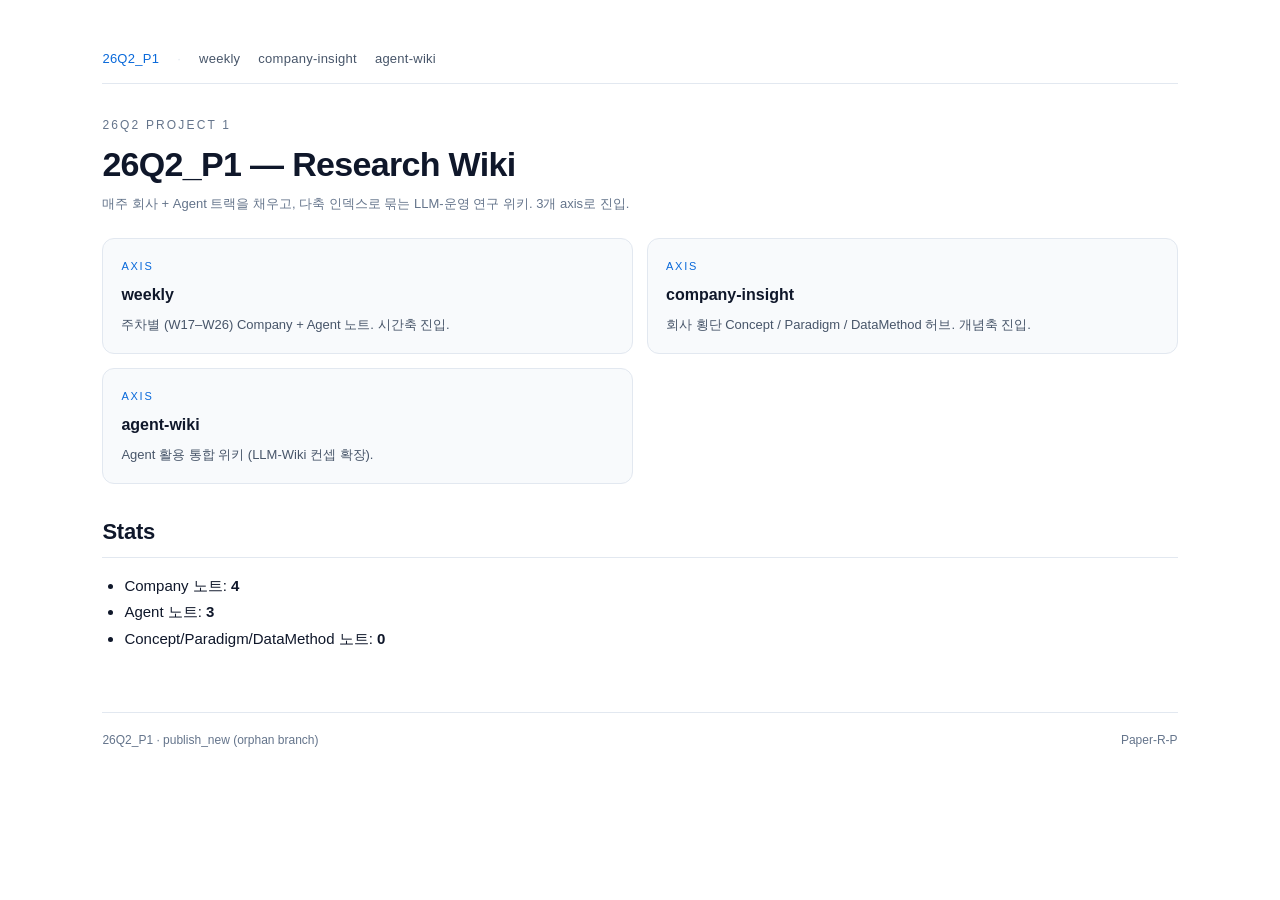
<file: index.html>
<!doctype html>
<html lang="ko">
<head>
  <meta charset="utf-8"/>
  <meta name="viewport" content="width=device-width,initial-scale=1"/>
  <title>26Q2_P1 — 26Q2_P1</title>
  <link rel="stylesheet" href="style.css"/>
</head>
<body>
  <div class="wrap">
    <nav class="top">
      <a href="index.html" class="active">26Q2_P1</a>
      <span class="sep">·</span>
      <a href="weekly/index.html">weekly</a>
      <a href="company-insight/index.html">company-insight</a>
      <a href="agent-wiki/index.html">agent-wiki</a>
    </nav>

<header>
<div class="eyebrow">26Q2 Project 1</div>
<h1>26Q2_P1 — Research Wiki</h1>
<div class="meta">매주 회사 + Agent 트랙을 채우고, 다축 인덱스로 묶는 LLM-운영 연구 위키. 3개 axis로 진입.</div>
</header>
<div class="cards">
  <a class="card" href="weekly/index.html"><div class="tag">Axis</div><h3>weekly</h3><p>주차별 (W17–W26) Company + Agent 노트. 시간축 진입.</p></a>
  <a class="card" href="company-insight/index.html"><div class="tag">Axis</div><h3>company-insight</h3><p>회사 횡단 Concept / Paradigm / DataMethod 허브. 개념축 진입.</p></a>
  <a class="card" href="agent-wiki/index.html"><div class="tag">Axis</div><h3>agent-wiki</h3><p>Agent 활용 통합 위키 (LLM-Wiki 컨셉 확장).</p></a>
</div>
<div class="section">
  <h2>Stats</h2>
  <ul>
    <li>Company 노트: <strong>4</strong></li>
    <li>Agent 노트: <strong>3</strong></li>
    <li>Concept/Paradigm/DataMethod 노트: <strong>0</strong></li>
  </ul>
</div>


    <footer>
      <span>26Q2_P1 · publish_new (orphan branch)</span>
      <span>Paper-R-P</span>
    </footer>
  </div>
</body>
</html>
</file>
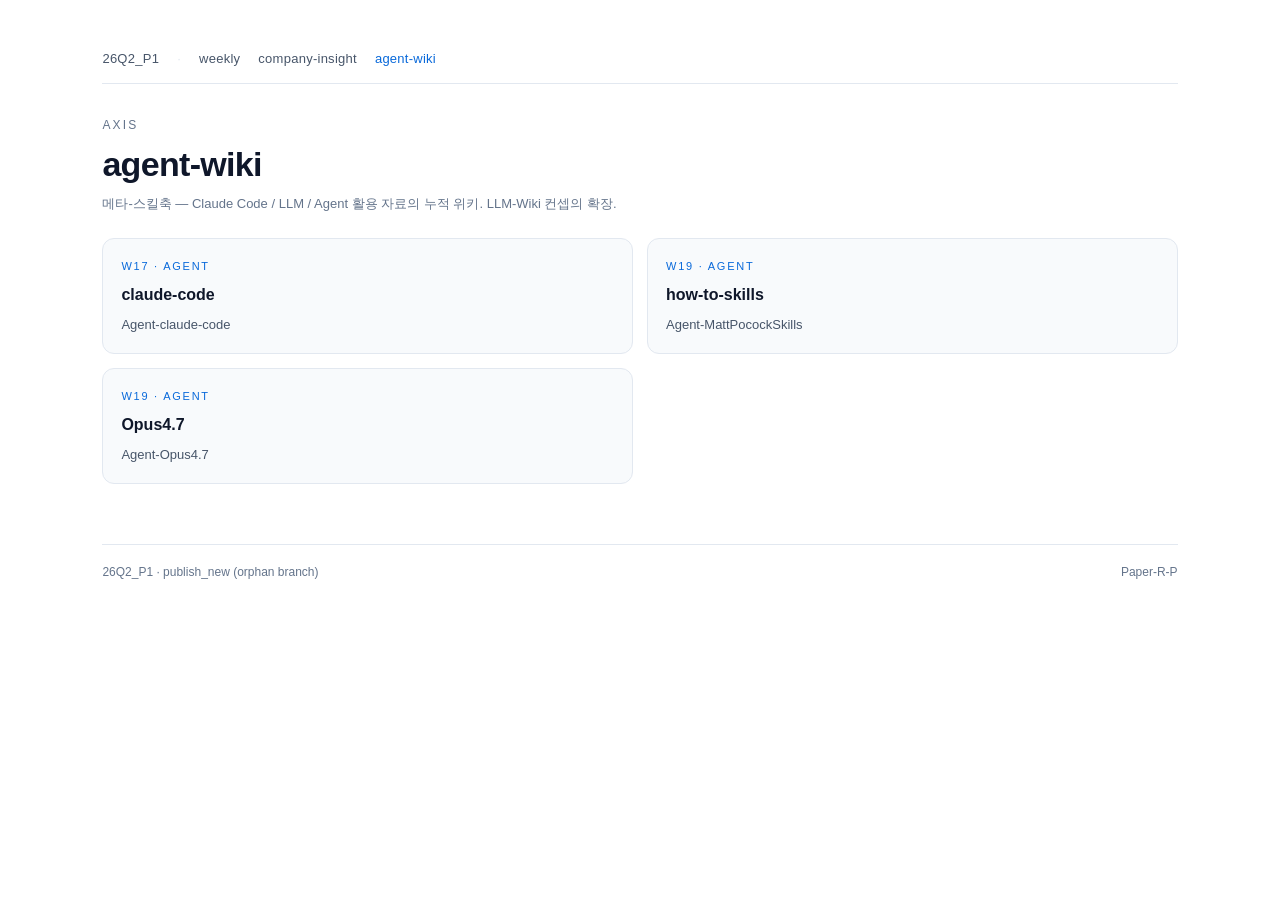
<file: agent-wiki/index.html>
<!doctype html>
<html lang="ko">
<head>
  <meta charset="utf-8"/>
  <meta name="viewport" content="width=device-width,initial-scale=1"/>
  <title>agent-wiki — 26Q2_P1</title>
  <link rel="stylesheet" href="../style.css"/>
</head>
<body>
  <div class="wrap">
    <nav class="top">
      <a href="../index.html">26Q2_P1</a>
      <span class="sep">·</span>
      <a href="../weekly/index.html">weekly</a>
      <a href="../company-insight/index.html">company-insight</a>
      <a href="../agent-wiki/index.html" class="active">agent-wiki</a>
    </nav>

<header><div class="eyebrow">Axis</div><h1>agent-wiki</h1><div class="meta">메타-스킬축 — Claude Code / LLM / Agent 활용 자료의 누적 위키. LLM-Wiki 컨셉의 확장.</div></header><div class="cards"><a class="card" href="../notes/Agent-claude-code.html"><div class="tag">W17 · Agent</div><h3>claude-code</h3><p>Agent-claude-code</p></a><a class="card" href="../notes/Agent-MattPocockSkills.html"><div class="tag">W19 · Agent</div><h3>how-to-skills</h3><p>Agent-MattPocockSkills</p></a><a class="card" href="../notes/Agent-Opus4.7.html"><div class="tag">W19 · Agent</div><h3>Opus4.7</h3><p>Agent-Opus4.7</p></a></div>

    <footer>
      <span>26Q2_P1 · publish_new (orphan branch)</span>
      <span>Paper-R-P</span>
    </footer>
  </div>
</body>
</html>
</file>
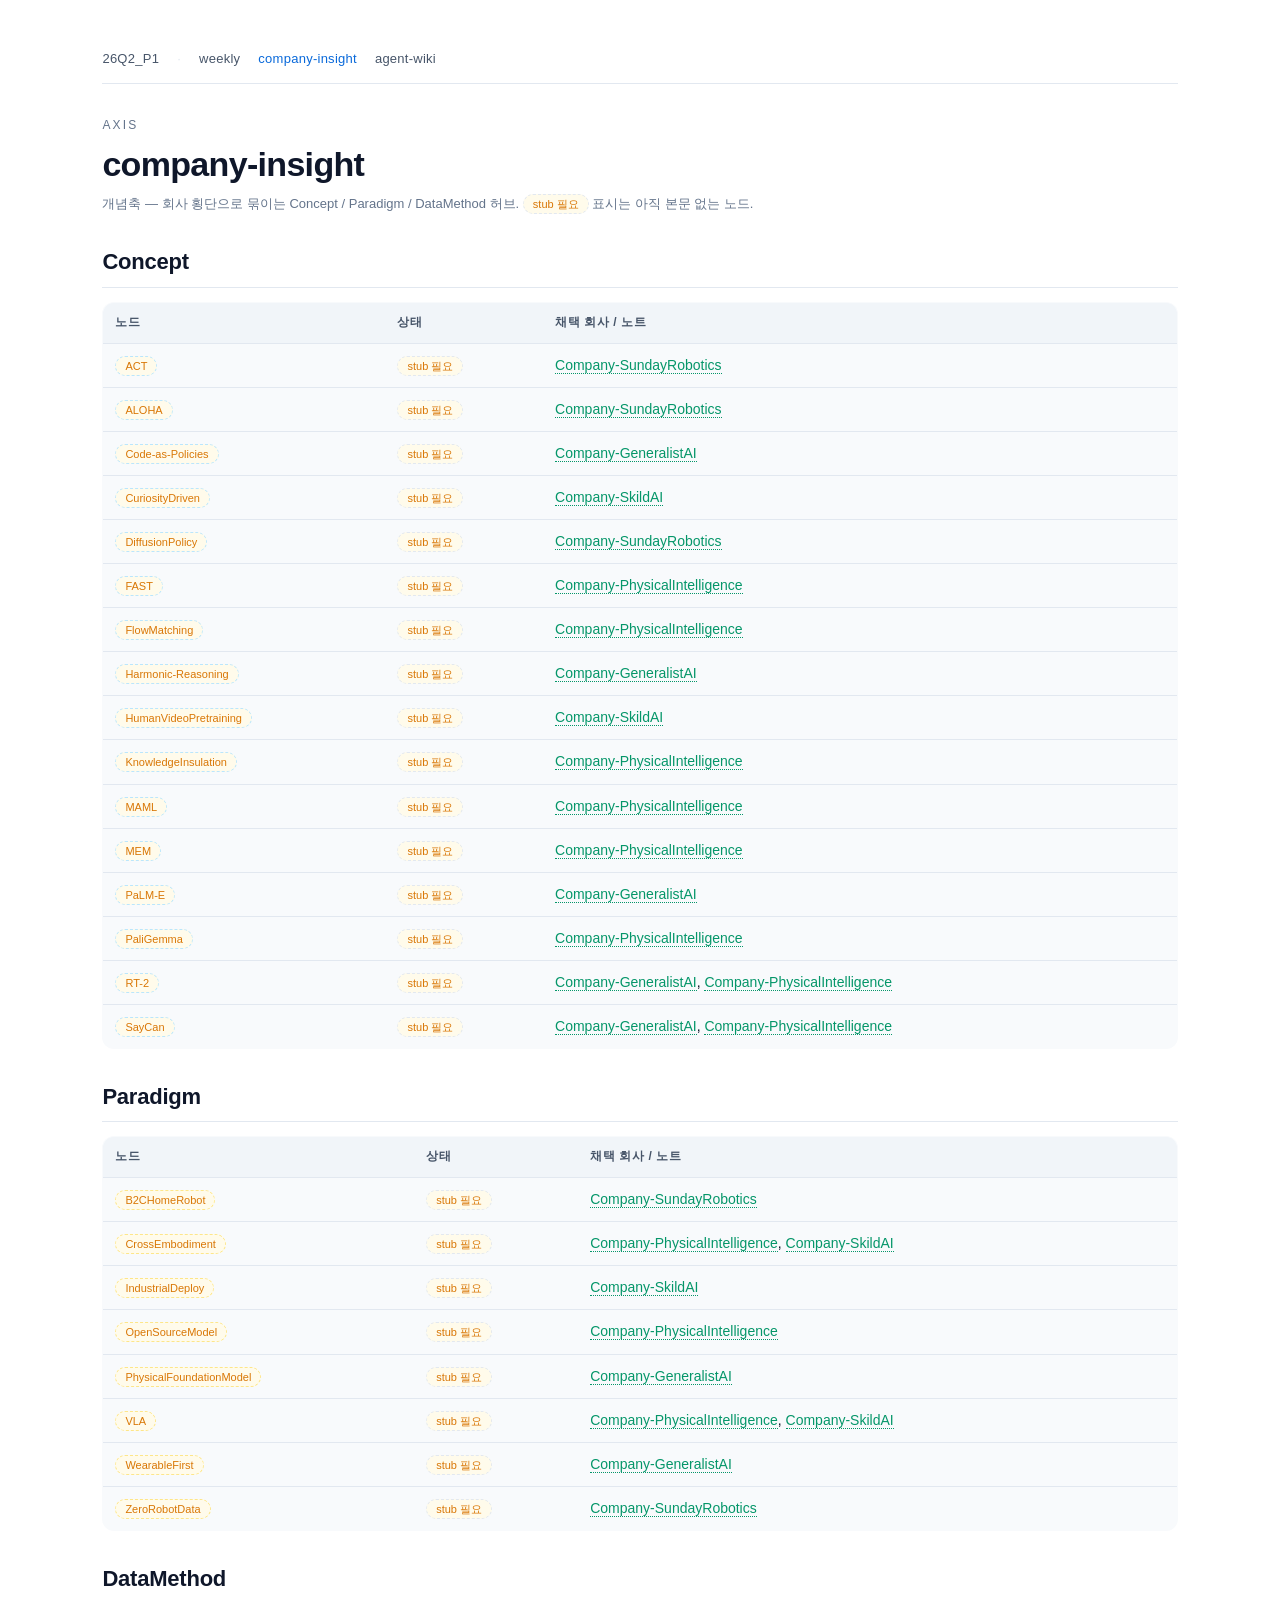
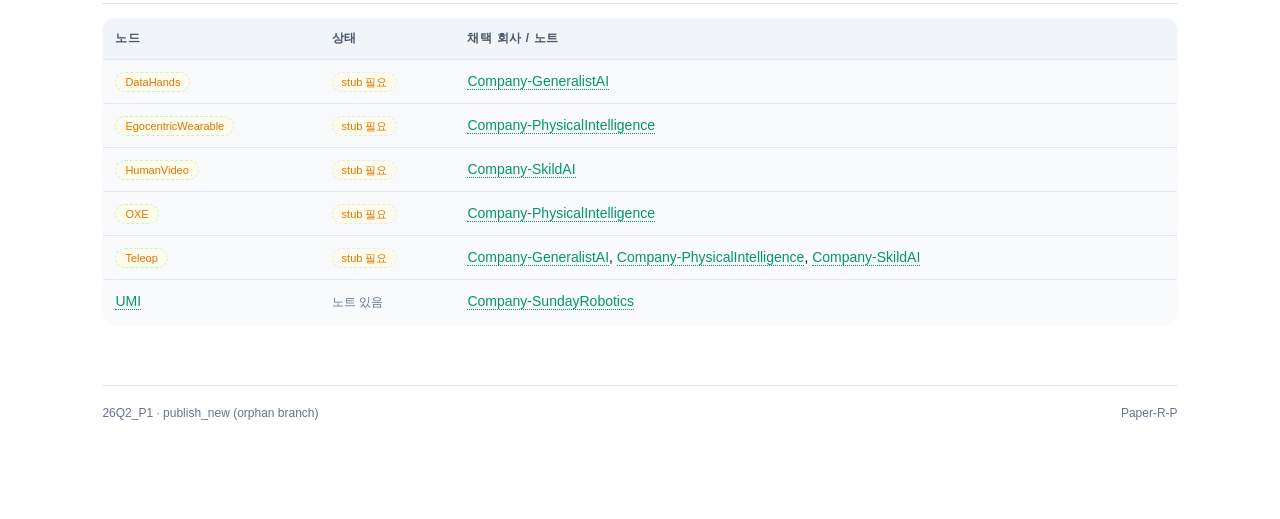
<file: company-insight/index.html>
<!doctype html>
<html lang="ko">
<head>
  <meta charset="utf-8"/>
  <meta name="viewport" content="width=device-width,initial-scale=1"/>
  <title>company-insight — 26Q2_P1</title>
  <link rel="stylesheet" href="../style.css"/>
</head>
<body>
  <div class="wrap">
    <nav class="top">
      <a href="../index.html">26Q2_P1</a>
      <span class="sep">·</span>
      <a href="../weekly/index.html">weekly</a>
      <a href="../company-insight/index.html" class="active">company-insight</a>
      <a href="../agent-wiki/index.html">agent-wiki</a>
    </nav>

<header><div class="eyebrow">Axis</div><h1>company-insight</h1><div class="meta">개념축 — 회사 횡단으로 묶이는 Concept / Paradigm / DataMethod 허브. <span class="chip broken">stub 필요</span> 표시는 아직 본문 없는 노드.</div></header><div class="section"><h2>Concept</h2><table><thead><tr><th>노드</th><th>상태</th><th>채택 회사 / 노트</th></tr></thead><tbody><tr><td><span class="chip k-Concept broken">ACT</span></td><td><span class="chip broken">stub 필요</span></td><td><a class="wl" href="../notes/Company-SundayRobotics.html">Company-SundayRobotics</a></td></tr><tr><td><span class="chip k-Concept broken">ALOHA</span></td><td><span class="chip broken">stub 필요</span></td><td><a class="wl" href="../notes/Company-SundayRobotics.html">Company-SundayRobotics</a></td></tr><tr><td><span class="chip k-Concept broken">Code-as-Policies</span></td><td><span class="chip broken">stub 필요</span></td><td><a class="wl" href="../notes/Company-GeneralistAI.html">Company-GeneralistAI</a></td></tr><tr><td><span class="chip k-Concept broken">CuriosityDriven</span></td><td><span class="chip broken">stub 필요</span></td><td><a class="wl" href="../notes/Company-SkildAI.html">Company-SkildAI</a></td></tr><tr><td><span class="chip k-Concept broken">DiffusionPolicy</span></td><td><span class="chip broken">stub 필요</span></td><td><a class="wl" href="../notes/Company-SundayRobotics.html">Company-SundayRobotics</a></td></tr><tr><td><span class="chip k-Concept broken">FAST</span></td><td><span class="chip broken">stub 필요</span></td><td><a class="wl" href="../notes/Company-PhysicalIntelligence.html">Company-PhysicalIntelligence</a></td></tr><tr><td><span class="chip k-Concept broken">FlowMatching</span></td><td><span class="chip broken">stub 필요</span></td><td><a class="wl" href="../notes/Company-PhysicalIntelligence.html">Company-PhysicalIntelligence</a></td></tr><tr><td><span class="chip k-Concept broken">Harmonic-Reasoning</span></td><td><span class="chip broken">stub 필요</span></td><td><a class="wl" href="../notes/Company-GeneralistAI.html">Company-GeneralistAI</a></td></tr><tr><td><span class="chip k-Concept broken">HumanVideoPretraining</span></td><td><span class="chip broken">stub 필요</span></td><td><a class="wl" href="../notes/Company-SkildAI.html">Company-SkildAI</a></td></tr><tr><td><span class="chip k-Concept broken">KnowledgeInsulation</span></td><td><span class="chip broken">stub 필요</span></td><td><a class="wl" href="../notes/Company-PhysicalIntelligence.html">Company-PhysicalIntelligence</a></td></tr><tr><td><span class="chip k-Concept broken">MAML</span></td><td><span class="chip broken">stub 필요</span></td><td><a class="wl" href="../notes/Company-PhysicalIntelligence.html">Company-PhysicalIntelligence</a></td></tr><tr><td><span class="chip k-Concept broken">MEM</span></td><td><span class="chip broken">stub 필요</span></td><td><a class="wl" href="../notes/Company-PhysicalIntelligence.html">Company-PhysicalIntelligence</a></td></tr><tr><td><span class="chip k-Concept broken">PaLM-E</span></td><td><span class="chip broken">stub 필요</span></td><td><a class="wl" href="../notes/Company-GeneralistAI.html">Company-GeneralistAI</a></td></tr><tr><td><span class="chip k-Concept broken">PaliGemma</span></td><td><span class="chip broken">stub 필요</span></td><td><a class="wl" href="../notes/Company-PhysicalIntelligence.html">Company-PhysicalIntelligence</a></td></tr><tr><td><span class="chip k-Concept broken">RT-2</span></td><td><span class="chip broken">stub 필요</span></td><td><a class="wl" href="../notes/Company-GeneralistAI.html">Company-GeneralistAI</a>, <a class="wl" href="../notes/Company-PhysicalIntelligence.html">Company-PhysicalIntelligence</a></td></tr><tr><td><span class="chip k-Concept broken">SayCan</span></td><td><span class="chip broken">stub 필요</span></td><td><a class="wl" href="../notes/Company-GeneralistAI.html">Company-GeneralistAI</a>, <a class="wl" href="../notes/Company-PhysicalIntelligence.html">Company-PhysicalIntelligence</a></td></tr></tbody></table></div><div class="section"><h2>Paradigm</h2><table><thead><tr><th>노드</th><th>상태</th><th>채택 회사 / 노트</th></tr></thead><tbody><tr><td><span class="chip k-Paradigm broken">B2CHomeRobot</span></td><td><span class="chip broken">stub 필요</span></td><td><a class="wl" href="../notes/Company-SundayRobotics.html">Company-SundayRobotics</a></td></tr><tr><td><span class="chip k-Paradigm broken">CrossEmbodiment</span></td><td><span class="chip broken">stub 필요</span></td><td><a class="wl" href="../notes/Company-PhysicalIntelligence.html">Company-PhysicalIntelligence</a>, <a class="wl" href="../notes/Company-SkildAI.html">Company-SkildAI</a></td></tr><tr><td><span class="chip k-Paradigm broken">IndustrialDeploy</span></td><td><span class="chip broken">stub 필요</span></td><td><a class="wl" href="../notes/Company-SkildAI.html">Company-SkildAI</a></td></tr><tr><td><span class="chip k-Paradigm broken">OpenSourceModel</span></td><td><span class="chip broken">stub 필요</span></td><td><a class="wl" href="../notes/Company-PhysicalIntelligence.html">Company-PhysicalIntelligence</a></td></tr><tr><td><span class="chip k-Paradigm broken">PhysicalFoundationModel</span></td><td><span class="chip broken">stub 필요</span></td><td><a class="wl" href="../notes/Company-GeneralistAI.html">Company-GeneralistAI</a></td></tr><tr><td><span class="chip k-Paradigm broken">VLA</span></td><td><span class="chip broken">stub 필요</span></td><td><a class="wl" href="../notes/Company-PhysicalIntelligence.html">Company-PhysicalIntelligence</a>, <a class="wl" href="../notes/Company-SkildAI.html">Company-SkildAI</a></td></tr><tr><td><span class="chip k-Paradigm broken">WearableFirst</span></td><td><span class="chip broken">stub 필요</span></td><td><a class="wl" href="../notes/Company-GeneralistAI.html">Company-GeneralistAI</a></td></tr><tr><td><span class="chip k-Paradigm broken">ZeroRobotData</span></td><td><span class="chip broken">stub 필요</span></td><td><a class="wl" href="../notes/Company-SundayRobotics.html">Company-SundayRobotics</a></td></tr></tbody></table></div><div class="section"><h2>DataMethod</h2><table><thead><tr><th>노드</th><th>상태</th><th>채택 회사 / 노트</th></tr></thead><tbody><tr><td><span class="chip k-DataMethod broken">DataHands</span></td><td><span class="chip broken">stub 필요</span></td><td><a class="wl" href="../notes/Company-GeneralistAI.html">Company-GeneralistAI</a></td></tr><tr><td><span class="chip k-DataMethod broken">EgocentricWearable</span></td><td><span class="chip broken">stub 필요</span></td><td><a class="wl" href="../notes/Company-PhysicalIntelligence.html">Company-PhysicalIntelligence</a></td></tr><tr><td><span class="chip k-DataMethod broken">HumanVideo</span></td><td><span class="chip broken">stub 필요</span></td><td><a class="wl" href="../notes/Company-SkildAI.html">Company-SkildAI</a></td></tr><tr><td><span class="chip k-DataMethod broken">OXE</span></td><td><span class="chip broken">stub 필요</span></td><td><a class="wl" href="../notes/Company-PhysicalIntelligence.html">Company-PhysicalIntelligence</a></td></tr><tr><td><span class="chip k-DataMethod broken">Teleop</span></td><td><span class="chip broken">stub 필요</span></td><td><a class="wl" href="../notes/Company-GeneralistAI.html">Company-GeneralistAI</a>, <a class="wl" href="../notes/Company-PhysicalIntelligence.html">Company-PhysicalIntelligence</a>, <a class="wl" href="../notes/Company-SkildAI.html">Company-SkildAI</a></td></tr><tr><td><a class="wl" href="../notes/DataMethod-UMI.html">UMI</a></td><td><span class="kind">노트 있음</span></td><td><a class="wl" href="../notes/Company-SundayRobotics.html">Company-SundayRobotics</a></td></tr></tbody></table></div>

    <footer>
      <span>26Q2_P1 · publish_new (orphan branch)</span>
      <span>Paper-R-P</span>
    </footer>
  </div>
</body>
</html>
</file>
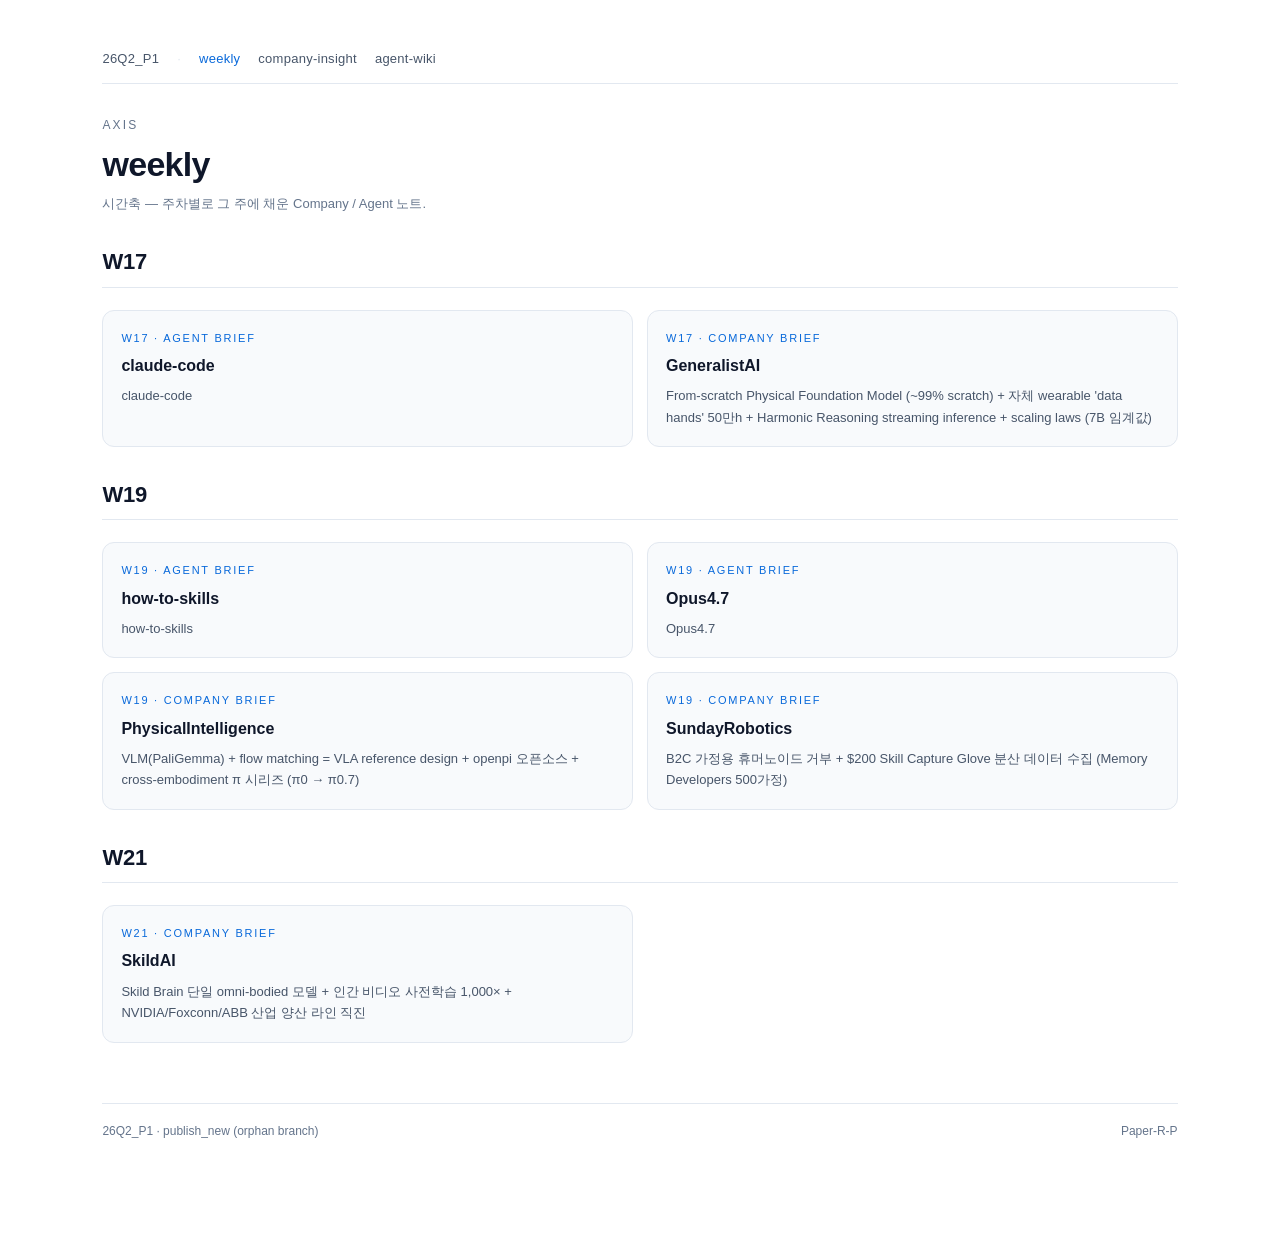
<file: weekly/index.html>
<!doctype html>
<html lang="ko">
<head>
  <meta charset="utf-8"/>
  <meta name="viewport" content="width=device-width,initial-scale=1"/>
  <title>weekly — 26Q2_P1</title>
  <link rel="stylesheet" href="../style.css"/>
</head>
<body>
  <div class="wrap">
    <nav class="top">
      <a href="../index.html">26Q2_P1</a>
      <span class="sep">·</span>
      <a href="../weekly/index.html" class="active">weekly</a>
      <a href="../company-insight/index.html">company-insight</a>
      <a href="../agent-wiki/index.html">agent-wiki</a>
    </nav>

<header><div class="eyebrow">Axis</div><h1>weekly</h1><div class="meta">시간축 — 주차별로 그 주에 채운 Company / Agent 노트.</div></header><div class="section"><h2>W17</h2><div class="cards"><a class="card" href="../notes/Agent-claude-code.html"><div class="tag">W17 · Agent Brief</div><h3>claude-code</h3><p>claude-code</p></a><a class="card" href="../notes/Company-GeneralistAI.html"><div class="tag">W17 · Company Brief</div><h3>GeneralistAI</h3><p>From-scratch Physical Foundation Model (~99% scratch) + 자체 wearable &#x27;data hands&#x27; 50만h + Harmonic Reasoning streaming inference + scaling laws (7B 임계값)</p></a></div></div><div class="section"><h2>W19</h2><div class="cards"><a class="card" href="../notes/Agent-MattPocockSkills.html"><div class="tag">W19 · Agent Brief</div><h3>how-to-skills</h3><p>how-to-skills</p></a><a class="card" href="../notes/Agent-Opus4.7.html"><div class="tag">W19 · Agent Brief</div><h3>Opus4.7</h3><p>Opus4.7</p></a><a class="card" href="../notes/Company-PhysicalIntelligence.html"><div class="tag">W19 · Company Brief</div><h3>PhysicalIntelligence</h3><p>VLM(PaliGemma) + flow matching = VLA reference design + openpi 오픈소스 + cross-embodiment π 시리즈 (π0 → π0.7)</p></a><a class="card" href="../notes/Company-SundayRobotics.html"><div class="tag">W19 · Company Brief</div><h3>SundayRobotics</h3><p>B2C 가정용 휴머노이드 거부 + $200 Skill Capture Glove 분산 데이터 수집 (Memory Developers 500가정)</p></a></div></div><div class="section"><h2>W21</h2><div class="cards"><a class="card" href="../notes/Company-SkildAI.html"><div class="tag">W21 · Company Brief</div><h3>SkildAI</h3><p>Skild Brain 단일 omni-bodied 모델 + 인간 비디오 사전학습 1,000× + NVIDIA/Foxconn/ABB 산업 양산 라인 직진</p></a></div></div>

    <footer>
      <span>26Q2_P1 · publish_new (orphan branch)</span>
      <span>Paper-R-P</span>
    </footer>
  </div>
</body>
</html>
</file>
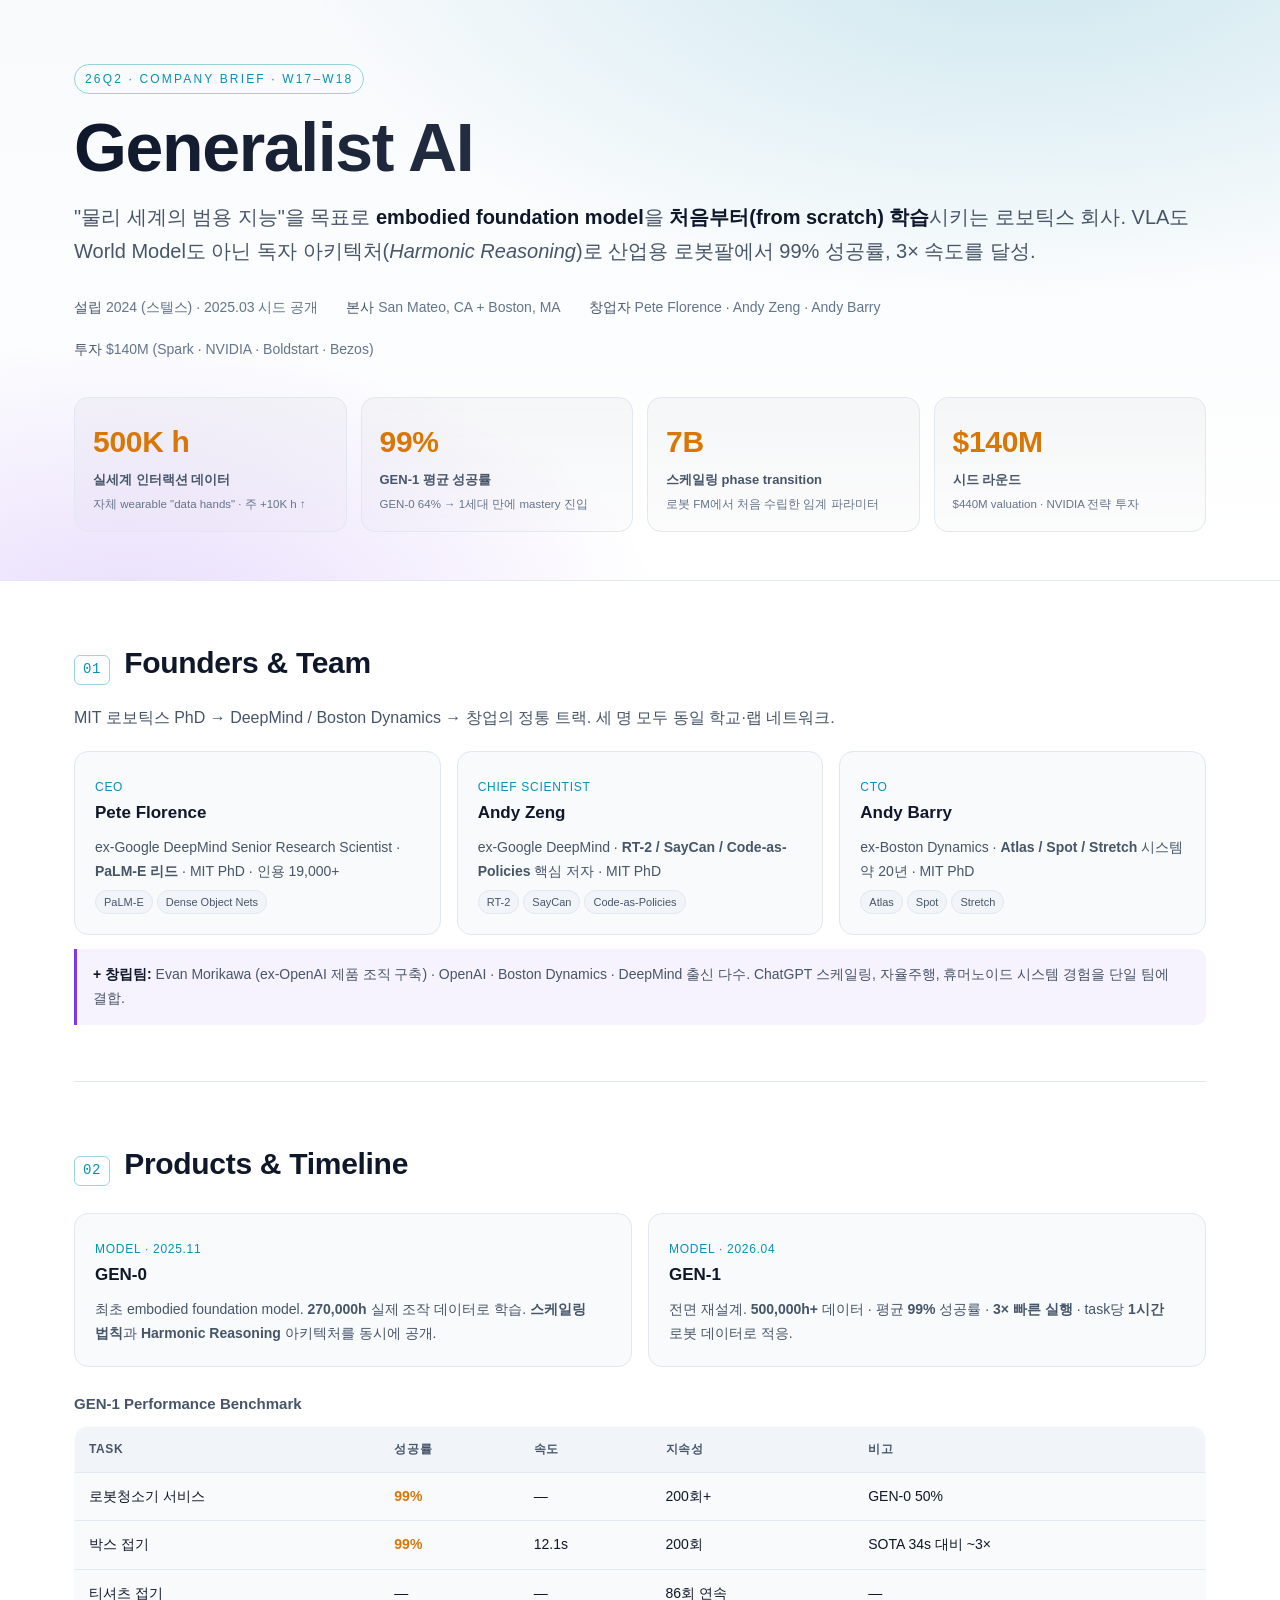
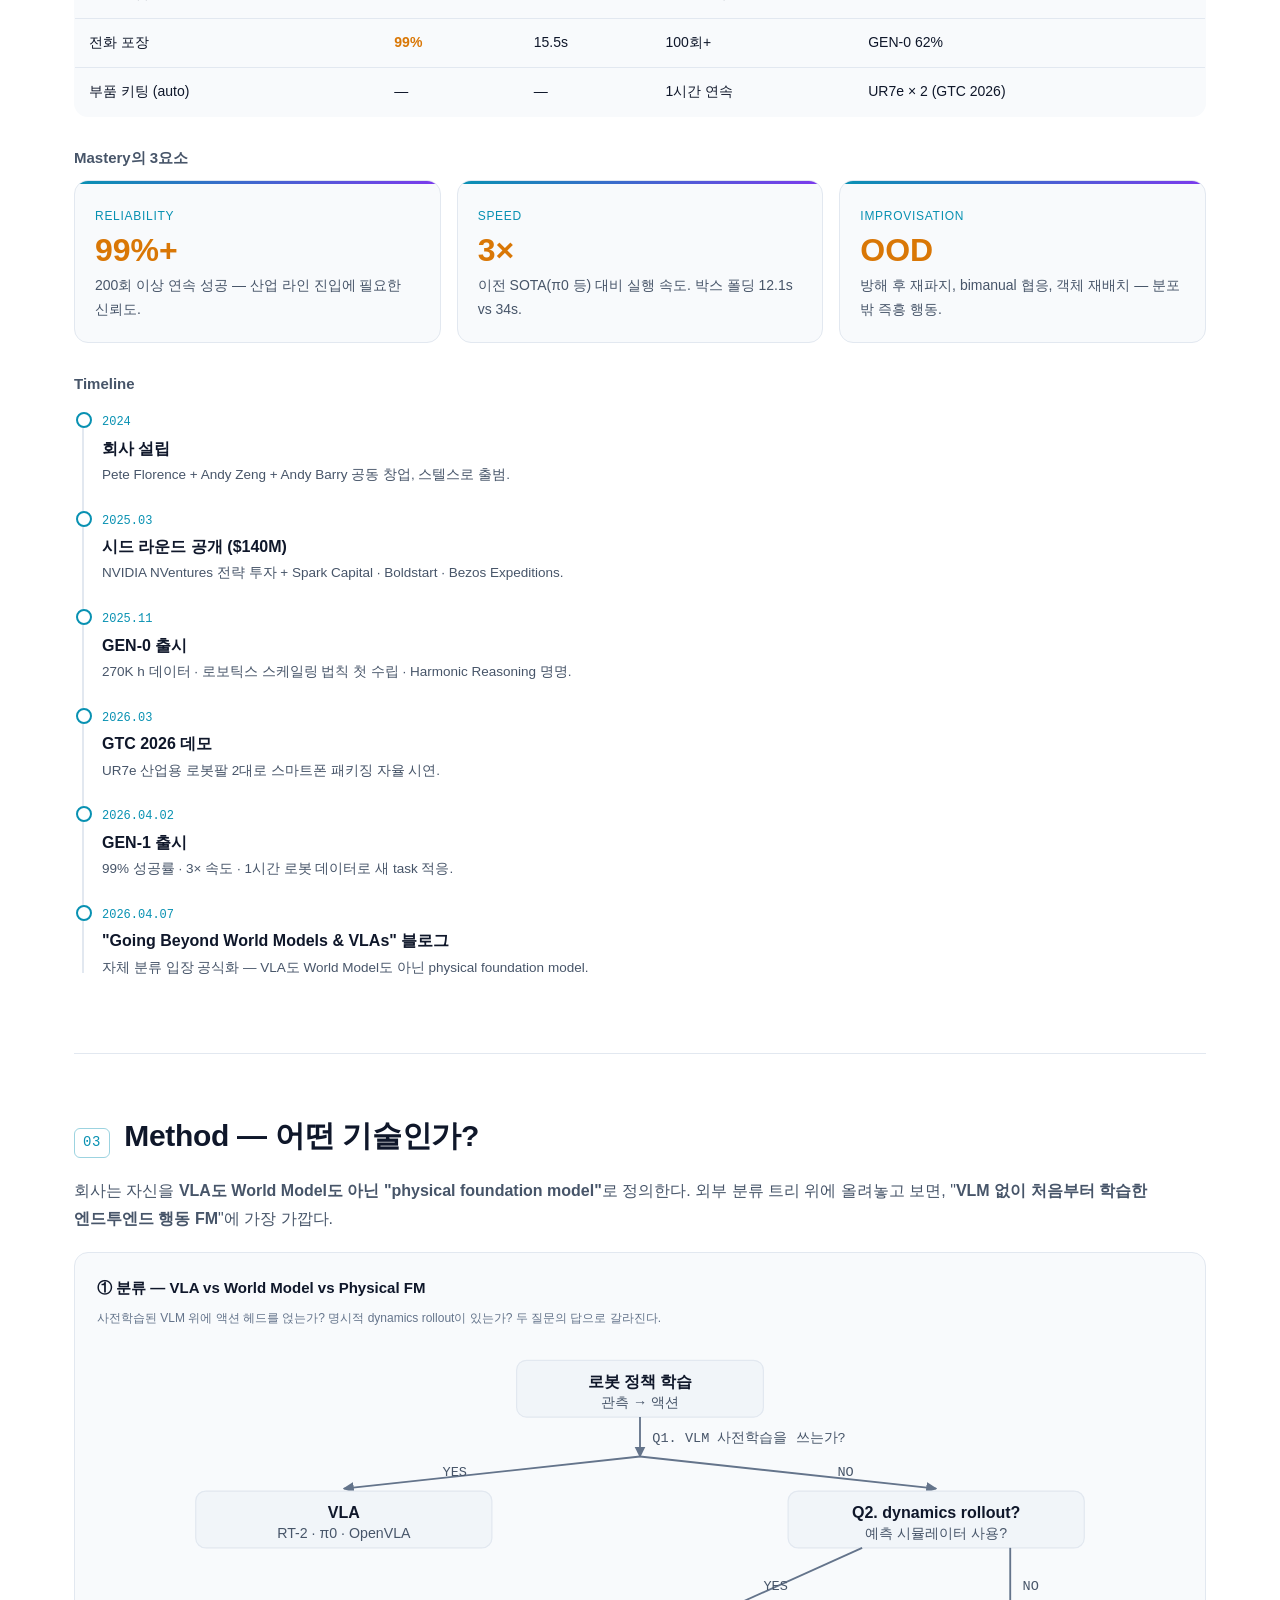
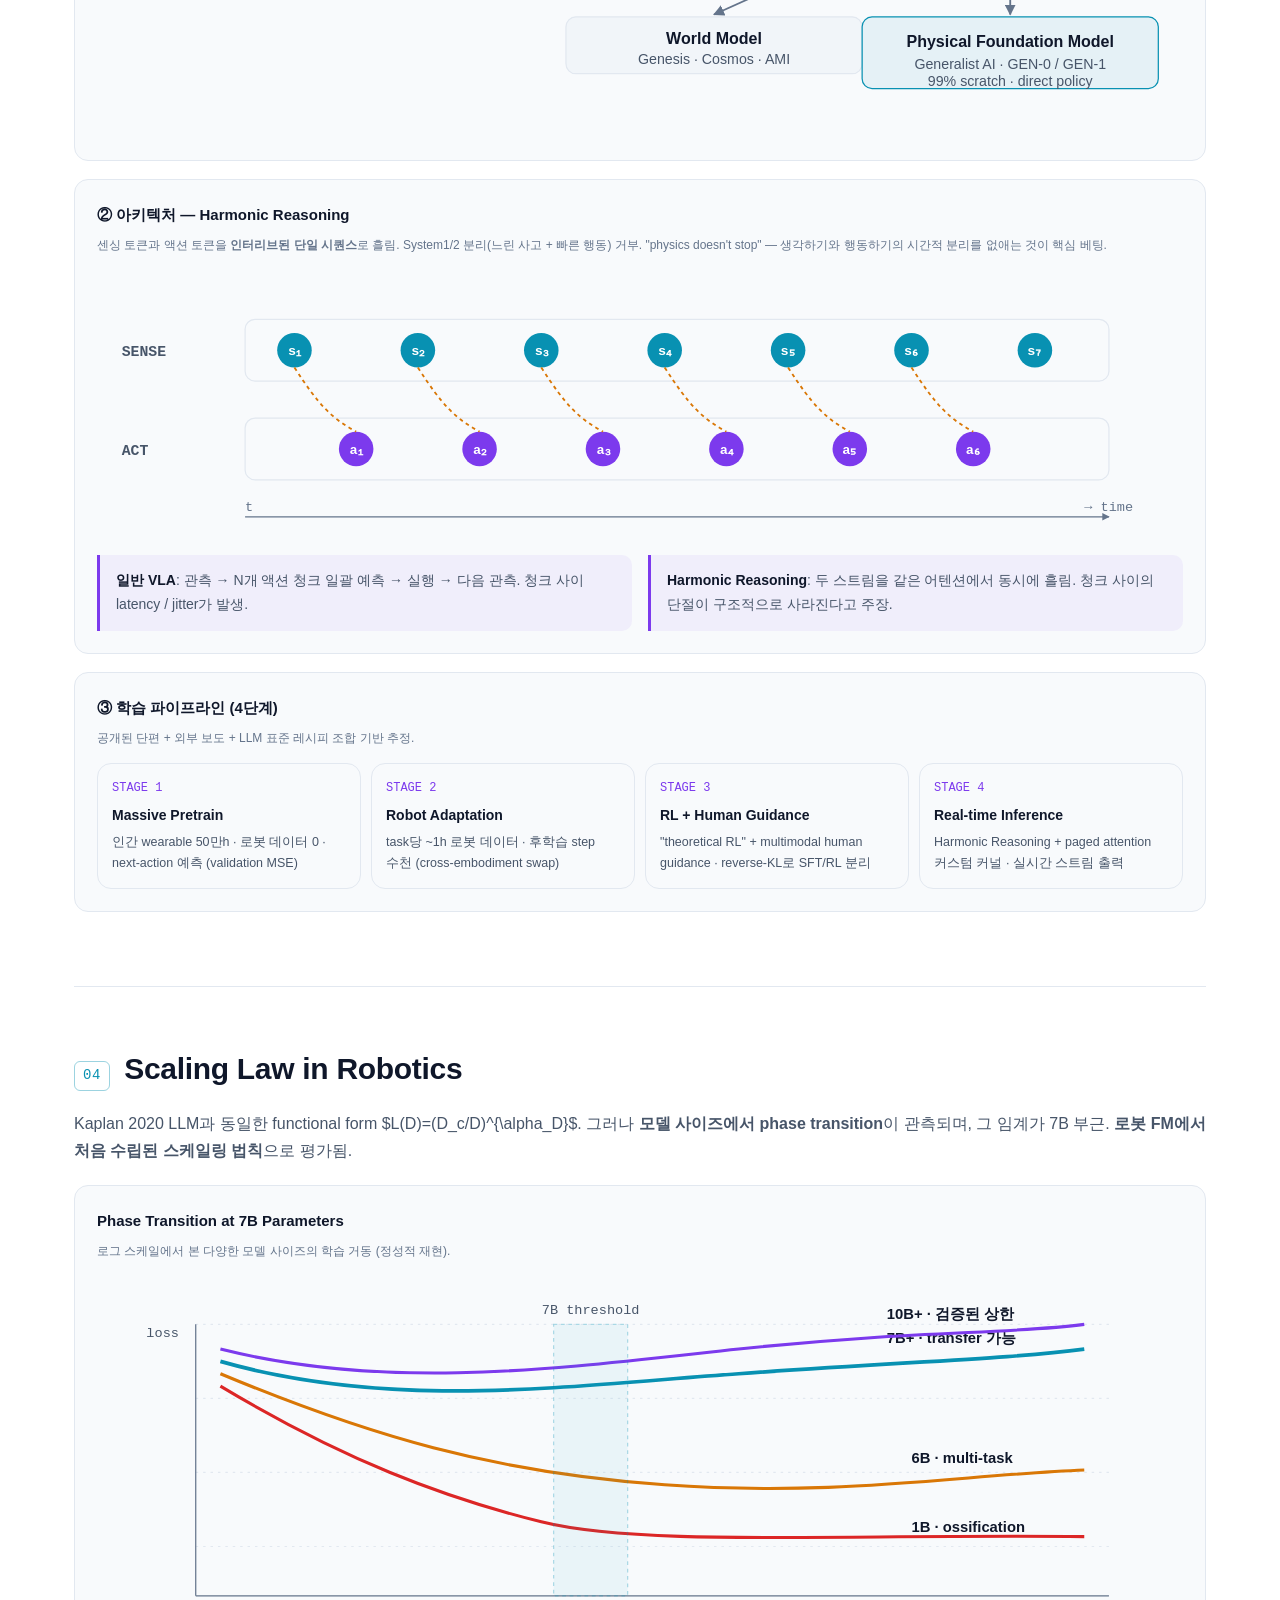
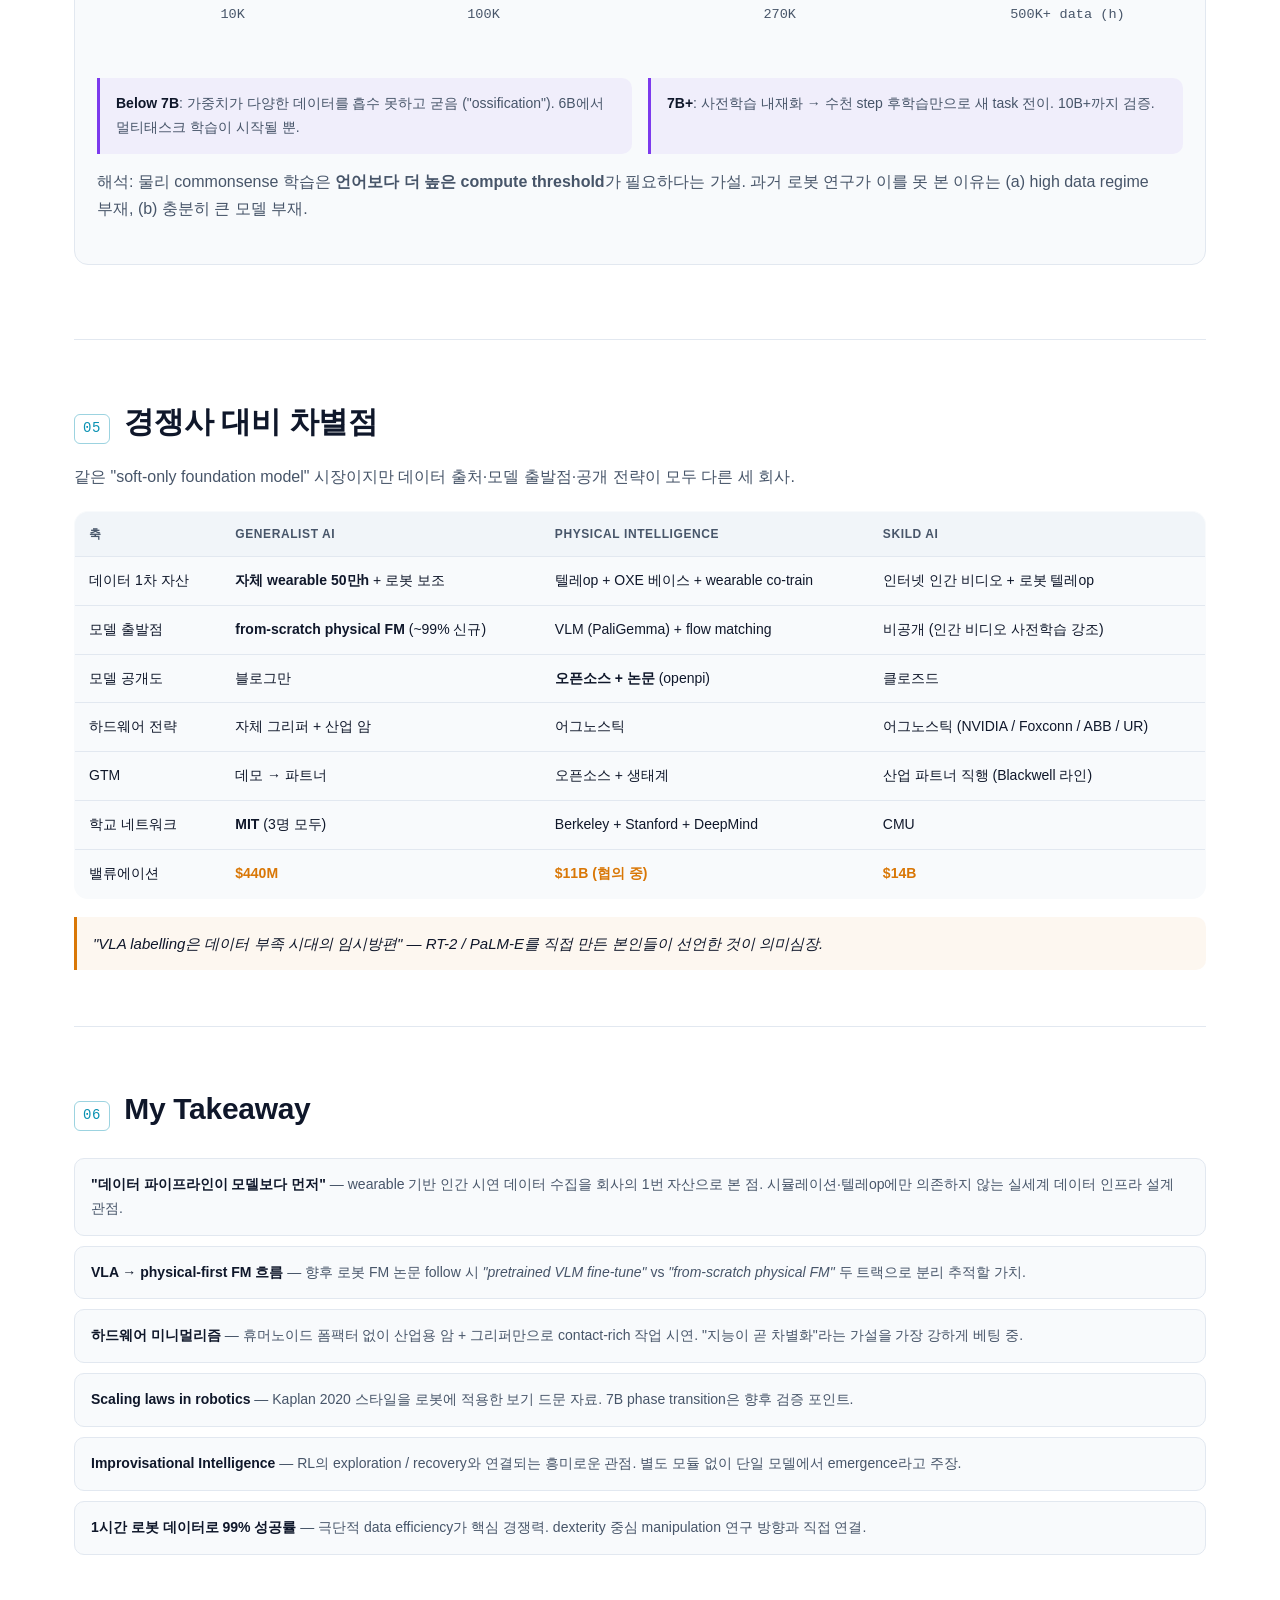
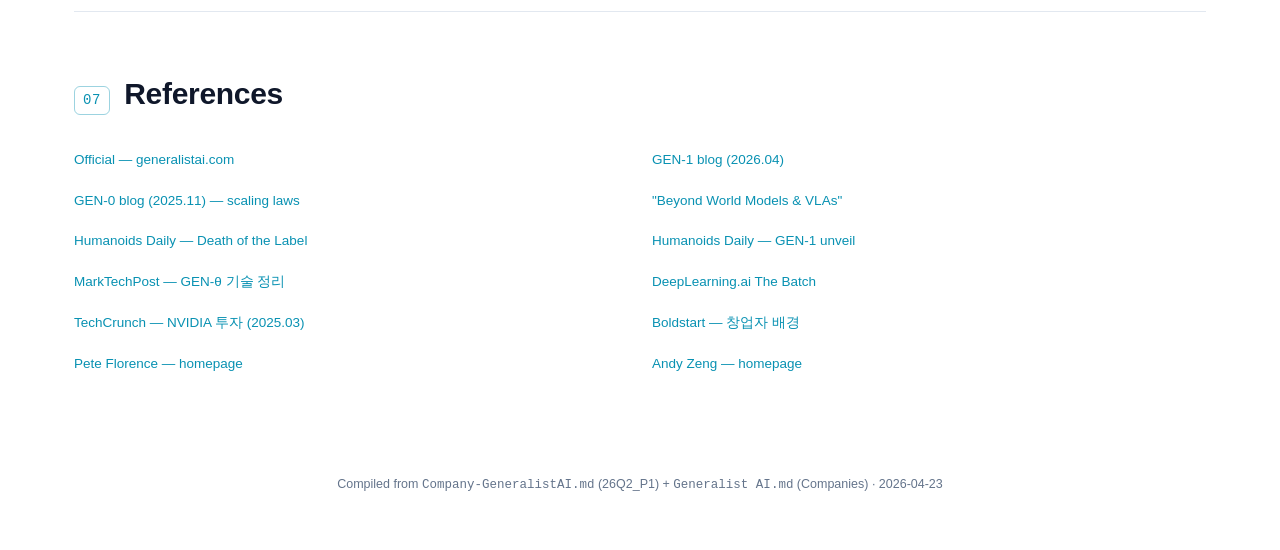
<file: Company-GeneralistAI.html>
<!doctype html>
<html lang="ko">
<head>
<meta charset="utf-8" />
<meta name="viewport" content="width=device-width,initial-scale=1" />
<title>Generalist AI — Company Brief</title>
<style>
  :root{
    --bg:#ffffff;
    --bg-2:#f8fafc;
    --bg-3:#f1f5f9;
    --line:#e2e8f0;
    --text:#0f172a;
    --text-2:#475569;
    --muted:#64748b;
    --accent:#0891b2;       /* cyan — 데이터/모델 */
    --accent-2:#d97706;     /* amber — 강조 수치 */
    --accent-3:#7c3aed;     /* purple — method */
    --good:#059669;
    --warn:#dc2626;
    --radius:14px;
    --maxw:1180px;
  }
  *{box-sizing:border-box}
  html,body{margin:0;padding:0;background:var(--bg);color:var(--text);
    font-family:-apple-system,BlinkMacSystemFont,"Pretendard","Segoe UI",Roboto,"Apple SD Gothic Neo",sans-serif;
    line-height:1.7;-webkit-font-smoothing:antialiased;
    word-break:keep-all;overflow-wrap:break-word}
  code,.mono{font-family:ui-monospace,SFMono-Regular,"SF Mono",Menlo,Consolas,monospace}
  a{color:var(--accent);text-decoration:none;border-bottom:1px dashed rgba(8,145,178,.4)}
  a:hover{color:#0e7490;border-bottom-color:#0e7490}

  .wrap{max-width:var(--maxw);margin:0 auto;padding:0 24px}

  /* ---------- HERO ---------- */
  header.hero{
    position:relative;overflow:hidden;
    background:
      radial-gradient(1200px 600px at 80% -10%, rgba(8,145,178,.18), transparent 60%),
      radial-gradient(900px 500px at 10% 110%, rgba(124,58,237,.18), transparent 60%),
      linear-gradient(180deg, #f8fafc, #ffffff);
    border-bottom:1px solid var(--line);
  }
  .hero-inner{padding:64px 24px 48px}
  .eyebrow{
    display:inline-block;color:var(--accent);font-size:12px;letter-spacing:.18em;
    text-transform:uppercase;border:1px solid rgba(8,145,178,.4);
    padding:4px 10px;border-radius:999px;margin-bottom:18px
  }
  h1.title{
    font-size:clamp(36px,6vw,68px);line-height:1.05;margin:0 0 16px;
    letter-spacing:-.02em;font-weight:800;
    background:linear-gradient(90deg,#0f172a 0%,#475569 100%);
    -webkit-background-clip:text;background-clip:text;color:transparent;
  }
  .lede{font-size:clamp(16px,2vw,20px);color:var(--text-2);margin:0 0 28px}
  .lede strong{color:var(--text)}
  .meta-row{display:flex;flex-wrap:wrap;gap:18px 28px;color:var(--muted);font-size:14px}
  .meta-row span b{color:var(--text-2);font-weight:500}

  /* ---------- STATS ---------- */
  .stats{
    display:grid;grid-template-columns:repeat(4,1fr);gap:14px;
    margin:36px 0 0
  }
  @media (max-width:760px){.stats{grid-template-columns:repeat(2,1fr)}}
  .stat{
    background:linear-gradient(180deg,rgba(15,23,42,.03),rgba(15,23,42,.01));
    border:1px solid var(--line);border-radius:var(--radius);
    padding:18px 18px 16px;
  }
  .stat .num{font-size:clamp(24px,3vw,30px);font-weight:700;color:var(--accent-2);letter-spacing:-.01em}
  .stat .lbl{color:var(--text-2);font-size:13px;margin-top:4px}
  .stat .sub{color:var(--muted);font-size:11.5px;margin-top:6px}

  /* ---------- SECTIONS ---------- */
  section{padding:56px 0;border-bottom:1px solid var(--line)}
  section:last-of-type{border-bottom:none}
  .h2{display:flex;align-items:baseline;gap:14px;margin:0 0 24px}
  .h2 .num{
    font-family:ui-monospace,monospace;color:var(--accent);
    font-size:14px;letter-spacing:.05em;border:1px solid rgba(8,145,178,.4);
    padding:2px 8px;border-radius:6px
  }
  .h2 h2{font-size:clamp(22px,3vw,30px);margin:0;letter-spacing:-.01em}
  .lead{color:var(--text-2);margin:-8px 0 20px}

  /* ---------- CARDS ---------- */
  .grid-3{display:grid;grid-template-columns:repeat(3,1fr);gap:16px}
  .grid-2{display:grid;grid-template-columns:repeat(2,1fr);gap:16px}
  @media (max-width:820px){.grid-3,.grid-2{grid-template-columns:1fr}}

  .card{
    background:var(--bg-2);border:1px solid var(--line);border-radius:var(--radius);
    padding:20px
  }
  .card h3{margin:0 0 6px;font-size:17px}
  .card .role{color:var(--accent);font-size:12px;letter-spacing:.06em;text-transform:uppercase}
  .card p{color:var(--text-2);margin:8px 0 0;font-size:14px}
  .pill{
    display:inline-block;font-size:11px;color:var(--text-2);
    border:1px solid var(--line);border-radius:999px;padding:2px 8px;margin:6px 4px 0 0;
    background:var(--bg-3)
  }

  /* mastery cards */
  .mastery .card{position:relative;overflow:hidden}
  .mastery .card::before{
    content:"";position:absolute;inset:0 0 auto 0;height:3px;
    background:linear-gradient(90deg,var(--accent),var(--accent-3))
  }
  .mastery .big{font-size:32px;font-weight:800;color:var(--accent-2);line-height:1;margin-top:6px}

  /* ---------- TABLES ---------- */
  table{width:100%;border-collapse:collapse;font-size:14px;background:var(--bg-2);
    border:1px solid var(--line);border-radius:var(--radius);overflow:hidden}
  th,td{padding:12px 14px;text-align:left;border-bottom:1px solid var(--line);vertical-align:top}
  th{background:var(--bg-3);color:var(--text-2);font-weight:600;font-size:12px;
    letter-spacing:.05em;text-transform:uppercase}
  tr:last-child td{border-bottom:none}
  td.num{font-variant-numeric:tabular-nums;color:var(--accent-2);font-weight:600}
  .scroll{overflow-x:auto}

  /* ---------- TIMELINE ---------- */
  .timeline{position:relative;padding-left:28px;margin:0}
  .timeline::before{content:"";position:absolute;left:8px;top:6px;bottom:6px;width:2px;background:var(--line)}
  .tl-item{position:relative;margin:0 0 18px}
  .tl-item::before{content:"";position:absolute;left:-26px;top:6px;width:12px;height:12px;border-radius:50%;
    background:var(--bg);border:2px solid var(--accent)}
  .tl-item .date{font-family:ui-monospace,monospace;color:var(--accent);font-size:12px}
  .tl-item .ev{color:var(--text);font-weight:600;margin-top:2px}
  .tl-item .desc{color:var(--text-2);font-size:13.5px;margin-top:2px}

  /* ---------- METHOD diagrams ---------- */
  .diagram{
    background:var(--bg-2);border:1px solid var(--line);border-radius:var(--radius);
    padding:22px;margin:0 0 18px
  }
  .diagram h3{margin:0 0 8px;font-size:15px;color:var(--text)}
  .diagram .cap{color:var(--muted);font-size:12px;margin:0 0 14px}
  svg{display:block;max-width:100%;height:auto}

  /* pipeline */
  .pipeline{display:grid;grid-template-columns:repeat(4,1fr);gap:10px}
  @media (max-width:820px){.pipeline{grid-template-columns:1fr 1fr}}
  .stage{
    background:var(--bg-2);border:1px solid var(--line);border-radius:var(--radius);padding:14px;
    position:relative
  }
  .stage .step{font-family:ui-monospace,monospace;color:var(--accent-3);font-size:12px}
  .stage h4{margin:6px 0 4px;font-size:14px}
  .stage p{margin:0;color:var(--text-2);font-size:12.5px}

  /* takeaways */
  ul.tk{list-style:none;padding:0;margin:0;display:grid;gap:10px}
  ul.tk li{
    background:var(--bg-2);border:1px solid var(--line);border-radius:10px;padding:14px 16px;
    color:var(--text-2);font-size:14px
  }
  ul.tk li b{color:var(--text)}

  /* references */
  .refs{display:grid;grid-template-columns:1fr 1fr;gap:6px 24px}
  @media (max-width:760px){.refs{grid-template-columns:1fr}}
  .refs a{font-size:13.5px;display:block;padding:6px 0;border-bottom:0}
  .refs a:hover{color:#0e7490}

  footer{padding:36px 24px 60px;text-align:center;color:var(--muted);font-size:12.5px}
  footer a{color:var(--text-2);border:none}

  .callout{
    border-left:3px solid var(--accent-3);background:rgba(124,58,237,.06);
    padding:14px 16px;border-radius:0 10px 10px 0;color:var(--text-2);font-size:14px
  }
  .callout b{color:var(--text)}
  .quote{
    border-left:3px solid var(--accent-2);background:rgba(217,119,6,.06);
    padding:14px 16px;border-radius:0 10px 10px 0;color:var(--text);font-size:15px;
    font-style:italic
  }
</style>
</head>
<body>

<header class="hero">
  <div class="wrap hero-inner">
    <span class="eyebrow">26Q2 · Company Brief · W17–W18</span>
    <h1 class="title">Generalist&nbsp;AI</h1>
    <p class="lede">
      "물리 세계의 범용 지능"을 목표로 <strong>embodied foundation model</strong>을
      <strong>처음부터(from scratch) 학습</strong>시키는 로보틱스 회사. VLA도 World Model도 아닌
      독자 아키텍처(<em>Harmonic Reasoning</em>)로 산업용 로봇팔에서 99% 성공률, 3× 속도를 달성.
    </p>

    <div class="meta-row">
      <span><b>설립</b> 2024 (스텔스) · 2025.03 시드 공개</span>
      <span><b>본사</b> San Mateo, CA + Boston, MA</span>
      <span><b>창업자</b> Pete Florence · Andy Zeng · Andy Barry</span>
      <span><b>투자</b> $140M (Spark · NVIDIA · Boldstart · Bezos)</span>
    </div>

    <div class="stats">
      <div class="stat">
        <div class="num">500K h</div>
        <div class="lbl">실세계 인터랙션 데이터</div>
        <div class="sub">자체 wearable "data hands" · 주 +10K h ↑</div>
      </div>
      <div class="stat">
        <div class="num">99%</div>
        <div class="lbl">GEN-1 평균 성공률</div>
        <div class="sub">GEN-0 64% → 1세대 만에 mastery 진입</div>
      </div>
      <div class="stat">
        <div class="num">7B</div>
        <div class="lbl">스케일링 phase transition</div>
        <div class="sub">로봇 FM에서 처음 수립한 임계 파라미터</div>
      </div>
      <div class="stat">
        <div class="num">$140M</div>
        <div class="lbl">시드 라운드</div>
        <div class="sub">$440M valuation · NVIDIA 전략 투자</div>
      </div>
    </div>
  </div>
</header>

<main class="wrap">

  <!-- 1. Founders -->
  <section>
    <div class="h2"><span class="num">01</span><h2>Founders &amp; Team</h2></div>
    <p class="lead">MIT 로보틱스 PhD → DeepMind / Boston Dynamics → 창업의 정통 트랙. 세 명 모두 동일 학교·랩 네트워크.</p>

    <div class="grid-3">
      <div class="card">
        <span class="role">CEO</span>
        <h3>Pete Florence</h3>
        <p>ex-Google DeepMind Senior Research Scientist · <b>PaLM-E 리드</b> · MIT PhD · 인용 19,000+</p>
        <span class="pill">PaLM-E</span><span class="pill">Dense Object Nets</span>
      </div>
      <div class="card">
        <span class="role">Chief Scientist</span>
        <h3>Andy Zeng</h3>
        <p>ex-Google DeepMind · <b>RT-2 / SayCan / Code-as-Policies</b> 핵심 저자 · MIT PhD</p>
        <span class="pill">RT-2</span><span class="pill">SayCan</span><span class="pill">Code-as-Policies</span>
      </div>
      <div class="card">
        <span class="role">CTO</span>
        <h3>Andy Barry</h3>
        <p>ex-Boston Dynamics · <b>Atlas / Spot / Stretch</b> 시스템 약 20년 · MIT PhD</p>
        <span class="pill">Atlas</span><span class="pill">Spot</span><span class="pill">Stretch</span>
      </div>
    </div>

    <div class="callout" style="margin-top:14px">
      <b>+ 창립팀:</b> Evan Morikawa (ex-OpenAI 제품 조직 구축) · OpenAI · Boston Dynamics · DeepMind 출신 다수.
      ChatGPT 스케일링, 자율주행, 휴머노이드 시스템 경험을 단일 팀에 결합.
    </div>
  </section>

  <!-- 2. Products / Timeline -->
  <section>
    <div class="h2"><span class="num">02</span><h2>Products &amp; Timeline</h2></div>

    <div class="grid-2">
      <div class="card">
        <span class="role">Model · 2025.11</span>
        <h3>GEN-0</h3>
        <p>최초 embodied foundation model. <b>270,000h</b> 실제 조작 데이터로 학습.
          <b>스케일링 법칙</b>과 <b>Harmonic Reasoning</b> 아키텍처를 동시에 공개.</p>
      </div>
      <div class="card">
        <span class="role">Model · 2026.04</span>
        <h3>GEN-1</h3>
        <p>전면 재설계. <b>500,000h+</b> 데이터 · 평균 <b>99%</b> 성공률 · <b>3× 빠른 실행</b> ·
          task당 <b>1시간</b> 로봇 데이터로 적응.</p>
      </div>
    </div>

    <h3 style="font-size:15px;margin:24px 0 10px;color:var(--text-2)">GEN-1 Performance Benchmark</h3>
    <div class="scroll">
      <table>
        <thead><tr>
          <th>Task</th><th>성공률</th><th>속도</th><th>지속성</th><th>비고</th>
        </tr></thead>
        <tbody>
          <tr><td>로봇청소기 서비스</td><td class="num">99%</td><td>—</td><td>200회+</td><td>GEN-0 50%</td></tr>
          <tr><td>박스 접기</td><td class="num">99%</td><td>12.1s</td><td>200회</td><td>SOTA 34s 대비 ~3×</td></tr>
          <tr><td>티셔츠 접기</td><td>—</td><td>—</td><td>86회 연속</td><td>—</td></tr>
          <tr><td>전화 포장</td><td class="num">99%</td><td>15.5s</td><td>100회+</td><td>GEN-0 62%</td></tr>
          <tr><td>부품 키팅 (auto)</td><td>—</td><td>—</td><td>1시간 연속</td><td>UR7e × 2 (GTC 2026)</td></tr>
        </tbody>
      </table>
    </div>

    <h3 style="font-size:15px;margin:28px 0 10px;color:var(--text-2)">Mastery의 3요소</h3>
    <div class="grid-3 mastery">
      <div class="card">
        <span class="role">Reliability</span>
        <div class="big">99%+</div>
        <p>200회 이상 연속 성공 — 산업 라인 진입에 필요한 신뢰도.</p>
      </div>
      <div class="card">
        <span class="role">Speed</span>
        <div class="big">3×</div>
        <p>이전 SOTA(π0 등) 대비 실행 속도. 박스 폴딩 12.1s vs 34s.</p>
      </div>
      <div class="card">
        <span class="role">Improvisation</span>
        <div class="big">OOD</div>
        <p>방해 후 재파지, bimanual 협응, 객체 재배치 — 분포 밖 즉흥 행동.</p>
      </div>
    </div>

    <h3 style="font-size:15px;margin:28px 0 10px;color:var(--text-2)">Timeline</h3>
    <ul class="timeline">
      <li class="tl-item"><div class="date">2024</div><div class="ev">회사 설립</div>
        <div class="desc">Pete Florence + Andy Zeng + Andy Barry 공동 창업, 스텔스로 출범.</div></li>
      <li class="tl-item"><div class="date">2025.03</div><div class="ev">시드 라운드 공개 ($140M)</div>
        <div class="desc">NVIDIA NVentures 전략 투자 + Spark Capital · Boldstart · Bezos Expeditions.</div></li>
      <li class="tl-item"><div class="date">2025.11</div><div class="ev">GEN-0 출시</div>
        <div class="desc">270K h 데이터 · 로보틱스 스케일링 법칙 첫 수립 · Harmonic Reasoning 명명.</div></li>
      <li class="tl-item"><div class="date">2026.03</div><div class="ev">GTC 2026 데모</div>
        <div class="desc">UR7e 산업용 로봇팔 2대로 스마트폰 패키징 자율 시연.</div></li>
      <li class="tl-item"><div class="date">2026.04.02</div><div class="ev">GEN-1 출시</div>
        <div class="desc">99% 성공률 · 3× 속도 · 1시간 로봇 데이터로 새 task 적응.</div></li>
      <li class="tl-item"><div class="date">2026.04.07</div><div class="ev">"Going Beyond World Models &amp; VLAs" 블로그</div>
        <div class="desc">자체 분류 입장 공식화 — VLA도 World Model도 아닌 physical foundation model.</div></li>
    </ul>
  </section>

  <!-- 3. Method -->
  <section>
    <div class="h2"><span class="num">03</span><h2>Method — 어떤 기술인가?</h2></div>
    <p class="lead">
      회사는 자신을 <b>VLA도 World Model도 아닌 "physical foundation model"</b>로 정의한다.
      외부 분류 트리 위에 올려놓고 보면, "<b>VLM 없이 처음부터 학습한 엔드투엔드 행동 FM</b>"에 가장 가깝다.
    </p>

    <!-- diagram 1: classification tree -->
    <div class="diagram">
      <h3>① 분류 — VLA vs World Model vs Physical FM</h3>
      <p class="cap">사전학습된 VLM 위에 액션 헤드를 얹는가? 명시적 dynamics rollout이 있는가? 두 질문의 답으로 갈라진다.</p>

      <svg viewBox="0 0 880 320" role="img" aria-label="classification tree">
        <defs>
          <marker id="arr" viewBox="0 0 10 10" refX="9" refY="5" markerWidth="6" markerHeight="6" orient="auto">
            <path d="M0,0 L10,5 L0,10 z" fill="#64748b"/>
          </marker>
          <style>
            .nbox{fill:#f1f5f9;stroke:#e2e8f0}
            .nlabel{fill:#0f172a;font:600 13px -apple-system,sans-serif}
            .nsub{fill:#475569;font:11.5px -apple-system,sans-serif}
            .edge{stroke:#64748b;stroke-width:1.5;fill:none}
            .elabel{fill:#475569;font:11px ui-monospace,monospace}
            .hi{stroke:#0891b2;fill:rgba(8,145,178,.08)}
            .hi .nlabel{fill:#0891b2}
          </style>
        </defs>

        <!-- root -->
        <rect x="340" y="14" width="200" height="46" rx="8" class="nbox"/>
        <text x="440" y="36" text-anchor="middle" class="nlabel">로봇 정책 학습</text>
        <text x="440" y="52" text-anchor="middle" class="nsub">관측 → 액션</text>

        <!-- Q1 -->
        <line x1="440" y1="60" x2="440" y2="92" class="edge" marker-end="url(#arr)"/>
        <text x="450" y="80" class="elabel">Q1. VLM 사전학습을 쓰는가?</text>

        <!-- left: Yes VLM -->
        <line x1="440" y1="92" x2="200" y2="118" class="edge" marker-end="url(#arr)"/>
        <text x="280" y="108" class="elabel">YES</text>
        <rect x="80" y="120" width="240" height="46" rx="8" class="nbox"/>
        <text x="200" y="142" text-anchor="middle" class="nlabel">VLA</text>
        <text x="200" y="158" text-anchor="middle" class="nsub">RT-2 · π0 · OpenVLA</text>

        <!-- right: dynamics -->
        <line x1="440" y1="92" x2="680" y2="118" class="edge" marker-end="url(#arr)"/>
        <text x="600" y="108" class="elabel">NO</text>
        <rect x="560" y="120" width="240" height="46" rx="8" class="nbox"/>
        <text x="680" y="142" text-anchor="middle" class="nlabel">Q2. dynamics rollout?</text>
        <text x="680" y="158" text-anchor="middle" class="nsub">예측 시뮬레이터 사용?</text>

        <!-- world model -->
        <line x1="620" y1="166" x2="500" y2="220" class="edge" marker-end="url(#arr)"/>
        <text x="540" y="200" class="elabel">YES</text>
        <rect x="380" y="222" width="240" height="46" rx="8" class="nbox"/>
        <text x="500" y="244" text-anchor="middle" class="nlabel">World Model</text>
        <text x="500" y="260" text-anchor="middle" class="nsub">Genesis · Cosmos · AMI</text>

        <!-- physical FM (Generalist) -->
        <line x1="740" y1="166" x2="740" y2="220" class="edge" marker-end="url(#arr)"/>
        <text x="750" y="200" class="elabel">NO</text>
        <rect x="620" y="222" width="240" height="58" rx="8" class="nbox hi"/>
        <text x="740" y="246" text-anchor="middle" class="nlabel">Physical Foundation Model</text>
        <text x="740" y="264" text-anchor="middle" class="nsub">Generalist AI · GEN-0 / GEN-1</text>
        <text x="740" y="278" text-anchor="middle" class="nsub">99% scratch · direct policy</text>
      </svg>
    </div>

    <!-- diagram 2: harmonic reasoning -->
    <div class="diagram">
      <h3>② 아키텍처 — Harmonic Reasoning</h3>
      <p class="cap">
        센싱 토큰과 액션 토큰을 <b>인터리브된 단일 시퀀스</b>로 흘림. System1/2 분리(느린 사고 + 빠른 행동) 거부.
        "physics doesn't stop" — 생각하기와 행동하기의 시간적 분리를 없애는 것이 핵심 베팅.
      </p>

      <svg viewBox="0 0 880 220" role="img" aria-label="harmonic reasoning token stream">
        <defs>
          <style>
            .lane{fill:#f8fafc;stroke:#e2e8f0}
            .lane-l{fill:#475569;font:600 12px ui-monospace,monospace}
            .tok-s{fill:#0891b2}
            .tok-a{fill:#7c3aed}
            .toklabel{fill:#ffffff;font:600 11px ui-monospace,monospace}
            .axis{stroke:#64748b;stroke-width:1}
            .axisl{fill:#64748b;font:11px ui-monospace,monospace}
            .arrow{stroke:#d97706;stroke-width:1.5;fill:none;stroke-dasharray:3 3}
          </style>
        </defs>

        <!-- lanes -->
        <rect x="120" y="40" width="700" height="50" rx="8" class="lane"/>
        <text x="20" y="70" class="lane-l">SENSE</text>
        <rect x="120" y="120" width="700" height="50" rx="8" class="lane"/>
        <text x="20" y="150" class="lane-l">ACT</text>

        <!-- sense tokens -->
        <g>
          <circle cx="160" cy="65" r="14" class="tok-s"/><text x="160" y="69" text-anchor="middle" class="toklabel">s₁</text>
          <circle cx="260" cy="65" r="14" class="tok-s"/><text x="260" y="69" text-anchor="middle" class="toklabel">s₂</text>
          <circle cx="360" cy="65" r="14" class="tok-s"/><text x="360" y="69" text-anchor="middle" class="toklabel">s₃</text>
          <circle cx="460" cy="65" r="14" class="tok-s"/><text x="460" y="69" text-anchor="middle" class="toklabel">s₄</text>
          <circle cx="560" cy="65" r="14" class="tok-s"/><text x="560" y="69" text-anchor="middle" class="toklabel">s₅</text>
          <circle cx="660" cy="65" r="14" class="tok-s"/><text x="660" y="69" text-anchor="middle" class="toklabel">s₆</text>
          <circle cx="760" cy="65" r="14" class="tok-s"/><text x="760" y="69" text-anchor="middle" class="toklabel">s₇</text>
        </g>
        <!-- act tokens (offset, asynchronous) -->
        <g>
          <circle cx="210" cy="145" r="14" class="tok-a"/><text x="210" y="149" text-anchor="middle" class="toklabel">a₁</text>
          <circle cx="310" cy="145" r="14" class="tok-a"/><text x="310" y="149" text-anchor="middle" class="toklabel">a₂</text>
          <circle cx="410" cy="145" r="14" class="tok-a"/><text x="410" y="149" text-anchor="middle" class="toklabel">a₃</text>
          <circle cx="510" cy="145" r="14" class="tok-a"/><text x="510" y="149" text-anchor="middle" class="toklabel">a₄</text>
          <circle cx="610" cy="145" r="14" class="tok-a"/><text x="610" y="149" text-anchor="middle" class="toklabel">a₅</text>
          <circle cx="710" cy="145" r="14" class="tok-a"/><text x="710" y="149" text-anchor="middle" class="toklabel">a₆</text>
        </g>

        <!-- causal arrows -->
        <path d="M160,79 C 180,110 190,120 210,131" class="arrow"/>
        <path d="M260,79 C 280,110 290,120 310,131" class="arrow"/>
        <path d="M360,79 C 380,110 390,120 410,131" class="arrow"/>
        <path d="M460,79 C 480,110 490,120 510,131" class="arrow"/>
        <path d="M560,79 C 580,110 590,120 610,131" class="arrow"/>
        <path d="M660,79 C 680,110 690,120 710,131" class="arrow"/>

        <!-- time axis -->
        <line x1="120" y1="200" x2="820" y2="200" class="axis" marker-end="url(#arr)"/>
        <text x="120" y="195" class="axisl">t</text>
        <text x="800" y="195" class="axisl">→ time</text>
      </svg>

      <div class="grid-2" style="margin-top:14px">
        <div class="callout">
          <b>일반 VLA</b>: 관측 → N개 액션 청크 일괄 예측 → 실행 → 다음 관측.
          청크 사이 latency / jitter가 발생.
        </div>
        <div class="callout">
          <b>Harmonic Reasoning</b>: 두 스트림을 같은 어텐션에서 동시에 흘림.
          청크 사이의 단절이 구조적으로 사라진다고 주장.
        </div>
      </div>
    </div>

    <!-- diagram 3: pipeline -->
    <div class="diagram">
      <h3>③ 학습 파이프라인 (4단계)</h3>
      <p class="cap">공개된 단편 + 외부 보도 + LLM 표준 레시피 조합 기반 추정.</p>
      <div class="pipeline">
        <div class="stage">
          <div class="step">STAGE 1</div>
          <h4>Massive Pretrain</h4>
          <p>인간 wearable 50만h · 로봇 데이터 0 · next-action 예측 (validation MSE)</p>
        </div>
        <div class="stage">
          <div class="step">STAGE 2</div>
          <h4>Robot Adaptation</h4>
          <p>task당 ~1h 로봇 데이터 · 후학습 step 수천 (cross-embodiment swap)</p>
        </div>
        <div class="stage">
          <div class="step">STAGE 3</div>
          <h4>RL + Human Guidance</h4>
          <p>"theoretical RL" + multimodal human guidance · reverse-KL로 SFT/RL 분리</p>
        </div>
        <div class="stage">
          <div class="step">STAGE 4</div>
          <h4>Real-time Inference</h4>
          <p>Harmonic Reasoning + paged attention 커스텀 커널 · 실시간 스트림 출력</p>
        </div>
      </div>
    </div>
  </section>

  <!-- 4. Scaling Law -->
  <section>
    <div class="h2"><span class="num">04</span><h2>Scaling Law in Robotics</h2></div>
    <p class="lead">
      Kaplan 2020 LLM과 동일한 functional form $L(D)=(D_c/D)^{\alpha_D}$. 그러나 <b>모델 사이즈에서 phase transition</b>이 관측되며,
      그 임계가 7B 부근. <b>로봇 FM에서 처음 수립된 스케일링 법칙</b>으로 평가됨.
    </p>

    <div class="diagram">
      <h3>Phase Transition at 7B Parameters</h3>
      <p class="cap">로그 스케일에서 본 다양한 모델 사이즈의 학습 거동 (정성적 재현).</p>

      <svg viewBox="0 0 880 320" role="img" aria-label="scaling law phase transition">
        <defs>
          <style>
            .ax{stroke:#64748b;stroke-width:1}
            .axl{fill:#475569;font:11px ui-monospace,monospace}
            .grid{stroke:#e2e8f0;stroke-width:1;stroke-dasharray:2 4}
            .c1{stroke:#dc2626;stroke-width:2.5;fill:none}
            .c6{stroke:#d97706;stroke-width:2.5;fill:none}
            .c7{stroke:#0891b2;stroke-width:3;fill:none}
            .c10{stroke:#7c3aed;stroke-width:2.5;fill:none}
            .lbl{fill:#0f172a;font:600 12px -apple-system,sans-serif}
          </style>
        </defs>

        <!-- grid -->
        <g>
          <line x1="80" y1="40" x2="820" y2="40" class="grid"/>
          <line x1="80" y1="100" x2="820" y2="100" class="grid"/>
          <line x1="80" y1="160" x2="820" y2="160" class="grid"/>
          <line x1="80" y1="220" x2="820" y2="220" class="grid"/>
        </g>
        <!-- axes -->
        <line x1="80" y1="40" x2="80" y2="260" class="ax"/>
        <line x1="80" y1="260" x2="820" y2="260" class="ax"/>
        <text x="40" y="50" class="axl">loss</text>
        <text x="780" y="278" class="axl">data (h)</text>
        <text x="100" y="278" class="axl">10K</text>
        <text x="300" y="278" class="axl">100K</text>
        <text x="540" y="278" class="axl">270K</text>
        <text x="740" y="278" class="axl">500K+</text>

        <!-- 1B: ossifies (flat after early descent) -->
        <path d="M100,90 C 200,150 280,180 360,200 S 600,210 800,212" class="c1"/>
        <text x="660" y="208" class="lbl" fill="#dc2626">1B · ossification</text>

        <!-- 6B: improves but plateau -->
        <path d="M100,80 C 220,130 320,160 460,170 S 700,162 800,158" class="c6"/>
        <text x="660" y="152" class="lbl" fill="#d97706">6B · multi-task</text>

        <!-- 7B+: clean power law -->
        <path d="M100,70 C 240,110 380,90 520,80 S 740,68 800,60" class="c7"/>
        <text x="640" y="55" class="lbl" fill="#0891b2">7B+ · transfer 가능</text>

        <!-- 10B+ -->
        <path d="M100,60 C 240,95 380,75 520,60 S 740,48 800,40" class="c10"/>
        <text x="640" y="36" class="lbl" fill="#7c3aed">10B+ · 검증된 상한</text>

        <!-- threshold band -->
        <rect x="370" y="40" width="60" height="220" fill="rgba(8,145,178,.06)" stroke="rgba(8,145,178,.3)" stroke-dasharray="3 3"/>
        <text x="400" y="32" text-anchor="middle" class="axl" fill="#0891b2">7B threshold</text>
      </svg>

      <div class="grid-2" style="margin-top:8px">
        <div class="callout"><b>Below 7B</b>: 가중치가 다양한 데이터를 흡수 못하고 굳음 ("ossification"). 6B에서 멀티태스크 학습이 시작될 뿐.</div>
        <div class="callout"><b>7B+</b>: 사전학습 내재화 → 수천 step 후학습만으로 새 task 전이. 10B+까지 검증.</div>
      </div>
      <p class="lead" style="margin-top:14px">
        해석: 물리 commonsense 학습은 <b>언어보다 더 높은 compute threshold</b>가 필요하다는 가설.
        과거 로봇 연구가 이를 못 본 이유는 (a) high data regime 부재, (b) 충분히 큰 모델 부재.
      </p>
    </div>
  </section>

  <!-- 5. Differentiation -->
  <section>
    <div class="h2"><span class="num">05</span><h2>경쟁사 대비 차별점</h2></div>
    <p class="lead">같은 "soft-only foundation model" 시장이지만 데이터 출처·모델 출발점·공개 전략이 모두 다른 세 회사.</p>

    <div class="scroll">
      <table>
        <thead>
          <tr><th>축</th><th>Generalist AI</th><th>Physical Intelligence</th><th>Skild AI</th></tr>
        </thead>
        <tbody>
          <tr>
            <td>데이터 1차 자산</td>
            <td><b>자체 wearable 50만h</b> + 로봇 보조</td>
            <td>텔레op + OXE 베이스 + wearable co-train</td>
            <td>인터넷 인간 비디오 + 로봇 텔레op</td>
          </tr>
          <tr>
            <td>모델 출발점</td>
            <td><b>from-scratch physical FM</b> (~99% 신규)</td>
            <td>VLM (PaliGemma) + flow matching</td>
            <td>비공개 (인간 비디오 사전학습 강조)</td>
          </tr>
          <tr>
            <td>모델 공개도</td>
            <td>블로그만</td>
            <td><b>오픈소스 + 논문</b> (openpi)</td>
            <td>클로즈드</td>
          </tr>
          <tr>
            <td>하드웨어 전략</td>
            <td>자체 그리퍼 + 산업 암</td>
            <td>어그노스틱</td>
            <td>어그노스틱 (NVIDIA / Foxconn / ABB / UR)</td>
          </tr>
          <tr>
            <td>GTM</td>
            <td>데모 → 파트너</td>
            <td>오픈소스 + 생태계</td>
            <td>산업 파트너 직행 (Blackwell 라인)</td>
          </tr>
          <tr>
            <td>학교 네트워크</td>
            <td><b>MIT</b> (3명 모두)</td>
            <td>Berkeley + Stanford + DeepMind</td>
            <td>CMU</td>
          </tr>
          <tr>
            <td>밸류에이션</td>
            <td class="num">$440M</td>
            <td class="num">$11B (협의 중)</td>
            <td class="num">$14B</td>
          </tr>
        </tbody>
      </table>
    </div>

    <div class="quote" style="margin-top:18px">
      "VLA labelling은 데이터 부족 시대의 임시방편" — RT-2 / PaLM-E를 직접 만든 본인들이 선언한 것이 의미심장.
    </div>
  </section>

  <!-- 6. Takeaway -->
  <section>
    <div class="h2"><span class="num">06</span><h2>My Takeaway</h2></div>
    <ul class="tk">
      <li><b>"데이터 파이프라인이 모델보다 먼저"</b> — wearable 기반 인간 시연 데이터 수집을 회사의 1번 자산으로 본 점. 시뮬레이션·텔레op에만 의존하지 않는 실세계 데이터 인프라 설계 관점.</li>
      <li><b>VLA → physical-first FM 흐름</b> — 향후 로봇 FM 논문 follow 시 <em>"pretrained VLM fine-tune"</em> vs <em>"from-scratch physical FM"</em> 두 트랙으로 분리 추적할 가치.</li>
      <li><b>하드웨어 미니멀리즘</b> — 휴머노이드 폼팩터 없이 산업용 암 + 그리퍼만으로 contact-rich 작업 시연. "지능이 곧 차별화"라는 가설을 가장 강하게 베팅 중.</li>
      <li><b>Scaling laws in robotics</b> — Kaplan 2020 스타일을 로봇에 적용한 보기 드문 자료. 7B phase transition은 향후 검증 포인트.</li>
      <li><b>Improvisational Intelligence</b> — RL의 exploration / recovery와 연결되는 흥미로운 관점. 별도 모듈 없이 단일 모델에서 emergence라고 주장.</li>
      <li><b>1시간 로봇 데이터로 99% 성공률</b> — 극단적 data efficiency가 핵심 경쟁력. dexterity 중심 manipulation 연구 방향과 직접 연결.</li>
    </ul>
  </section>

  <!-- 7. References -->
  <section>
    <div class="h2"><span class="num">07</span><h2>References</h2></div>
    <div class="refs">
      <a href="https://generalistai.com/" target="_blank">Official — generalistai.com</a>
      <a href="https://generalistai.com/blog/apr-02-2026-GEN-1" target="_blank">GEN-1 blog (2026.04)</a>
      <a href="https://generalistai.com/blog/nov-04-2025-GEN-0" target="_blank">GEN-0 blog (2025.11) — scaling laws</a>
      <a href="https://generalistai.com/blog/apr-07-2026-beyond-world-models" target="_blank">"Beyond World Models &amp; VLAs"</a>
      <a href="https://www.humanoidsdaily.com/news/the-death-of-the-label-generalist-ai-rejects-world-models-in-favor-of-first-class-physical-foundation" target="_blank">Humanoids Daily — Death of the Label</a>
      <a href="https://www.humanoidsdaily.com/news/generalist-ai-unveils-gen-1-the-quest-for-robot-mastery-and-intelligent-improvisation" target="_blank">Humanoids Daily — GEN-1 unveil</a>
      <a href="https://www.marktechpost.com/2025/11/05/generalist-ai-introduces-gen-θ-a-new-class-of-embodied-foundation-models-built-for-multimodal-training-directly-on-high-fidelity-raw-physical-interaction/" target="_blank">MarkTechPost — GEN-θ 기술 정리</a>
      <a href="https://www.deeplearning.ai/the-batch/training-power-laws-translate-to-robotics/" target="_blank">DeepLearning.ai The Batch</a>
      <a href="https://techcrunch.com/2025/03/19/a-key-deepmind-robotics-researcher-left-google-and-nvidia-has-already-backed-his-stealth-startup/" target="_blank">TechCrunch — NVIDIA 투자 (2025.03)</a>
      <a href="https://boldstart.vc/news/generalistai-when-robots-start-to-improvise-welcome-to-boldstart/" target="_blank">Boldstart — 창업자 배경</a>
      <a href="https://www.peteflorence.com/" target="_blank">Pete Florence — homepage</a>
      <a href="https://andyzeng.github.io/" target="_blank">Andy Zeng — homepage</a>
    </div>
  </section>
</main>

<footer>
  Compiled from <span class="mono">Company-GeneralistAI.md</span> (26Q2_P1) +
  <span class="mono">Generalist&nbsp;AI.md</span> (Companies) · 2026-04-23
</footer>

</body>
</html>
</file>
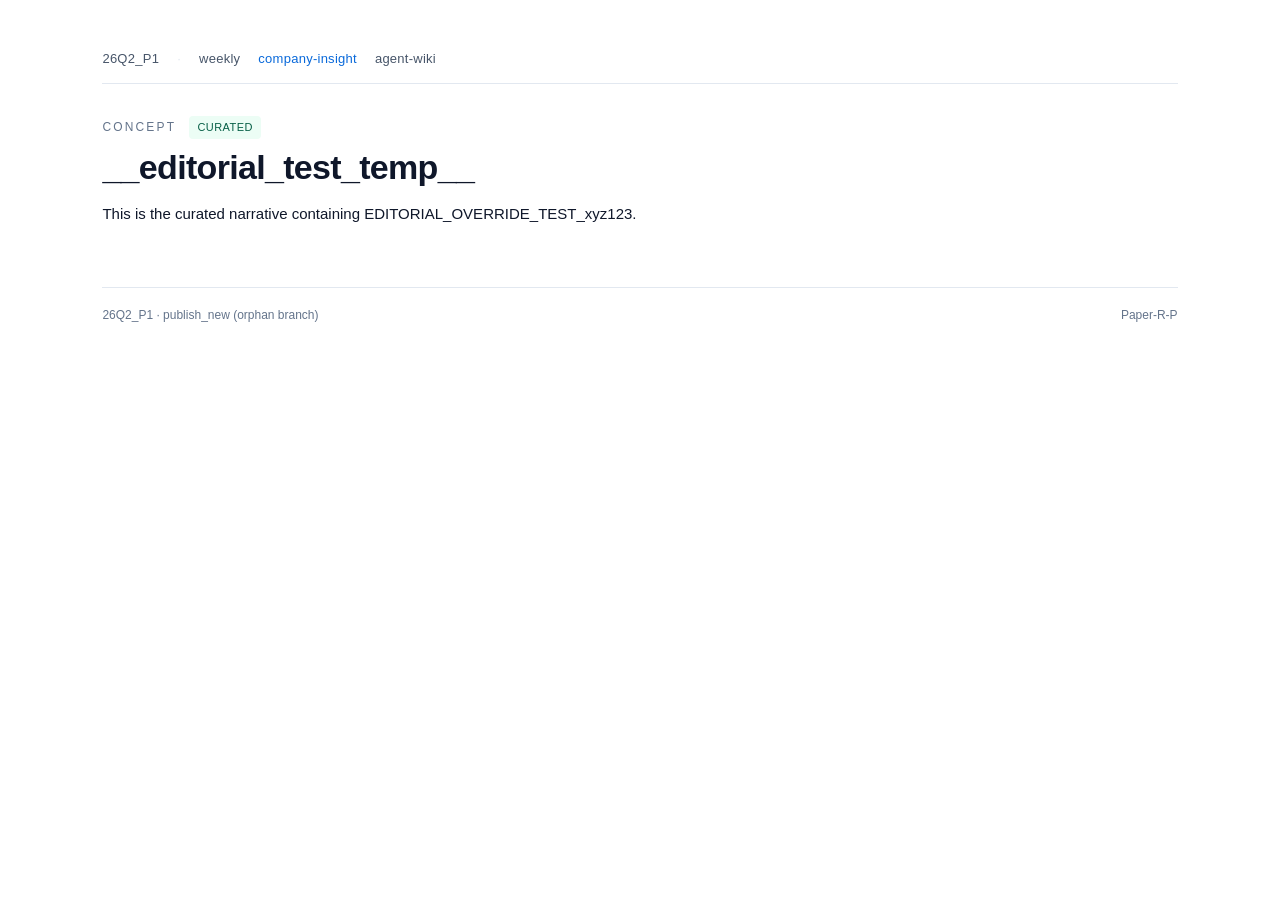
<file: notes/__editorial_test_temp__.html>
<!doctype html>
<html lang="ko">
<head>
  <meta charset="utf-8"/>
  <meta name="viewport" content="width=device-width,initial-scale=1"/>
  <title>__editorial_test_temp__ — 26Q2_P1</title>
  <link rel="stylesheet" href="../style.css"/>
</head>
<body>
  <div class="wrap">
    <nav class="top">
      <a href="../index.html">26Q2_P1</a>
      <span class="sep">·</span>
      <a href="../weekly/index.html">weekly</a>
      <a href="../company-insight/index.html" class="active">company-insight</a>
      <a href="../agent-wiki/index.html">agent-wiki</a>
    </nav>

    <header class="note-header">
      <div class="eyebrow">Concept <span class="editorial-source curated">curated</span></div>
      <h1>__editorial_test_temp__</h1>
    </header>
    <article class="note-body">
<p>This is the curated narrative containing EDITORIAL_OVERRIDE_TEST_xyz123.</p>
    </article>

    <footer>
      <span>26Q2_P1 · publish_new (orphan branch)</span>
      <span>Paper-R-P</span>
    </footer>
  </div>
</body>
</html>
</file>
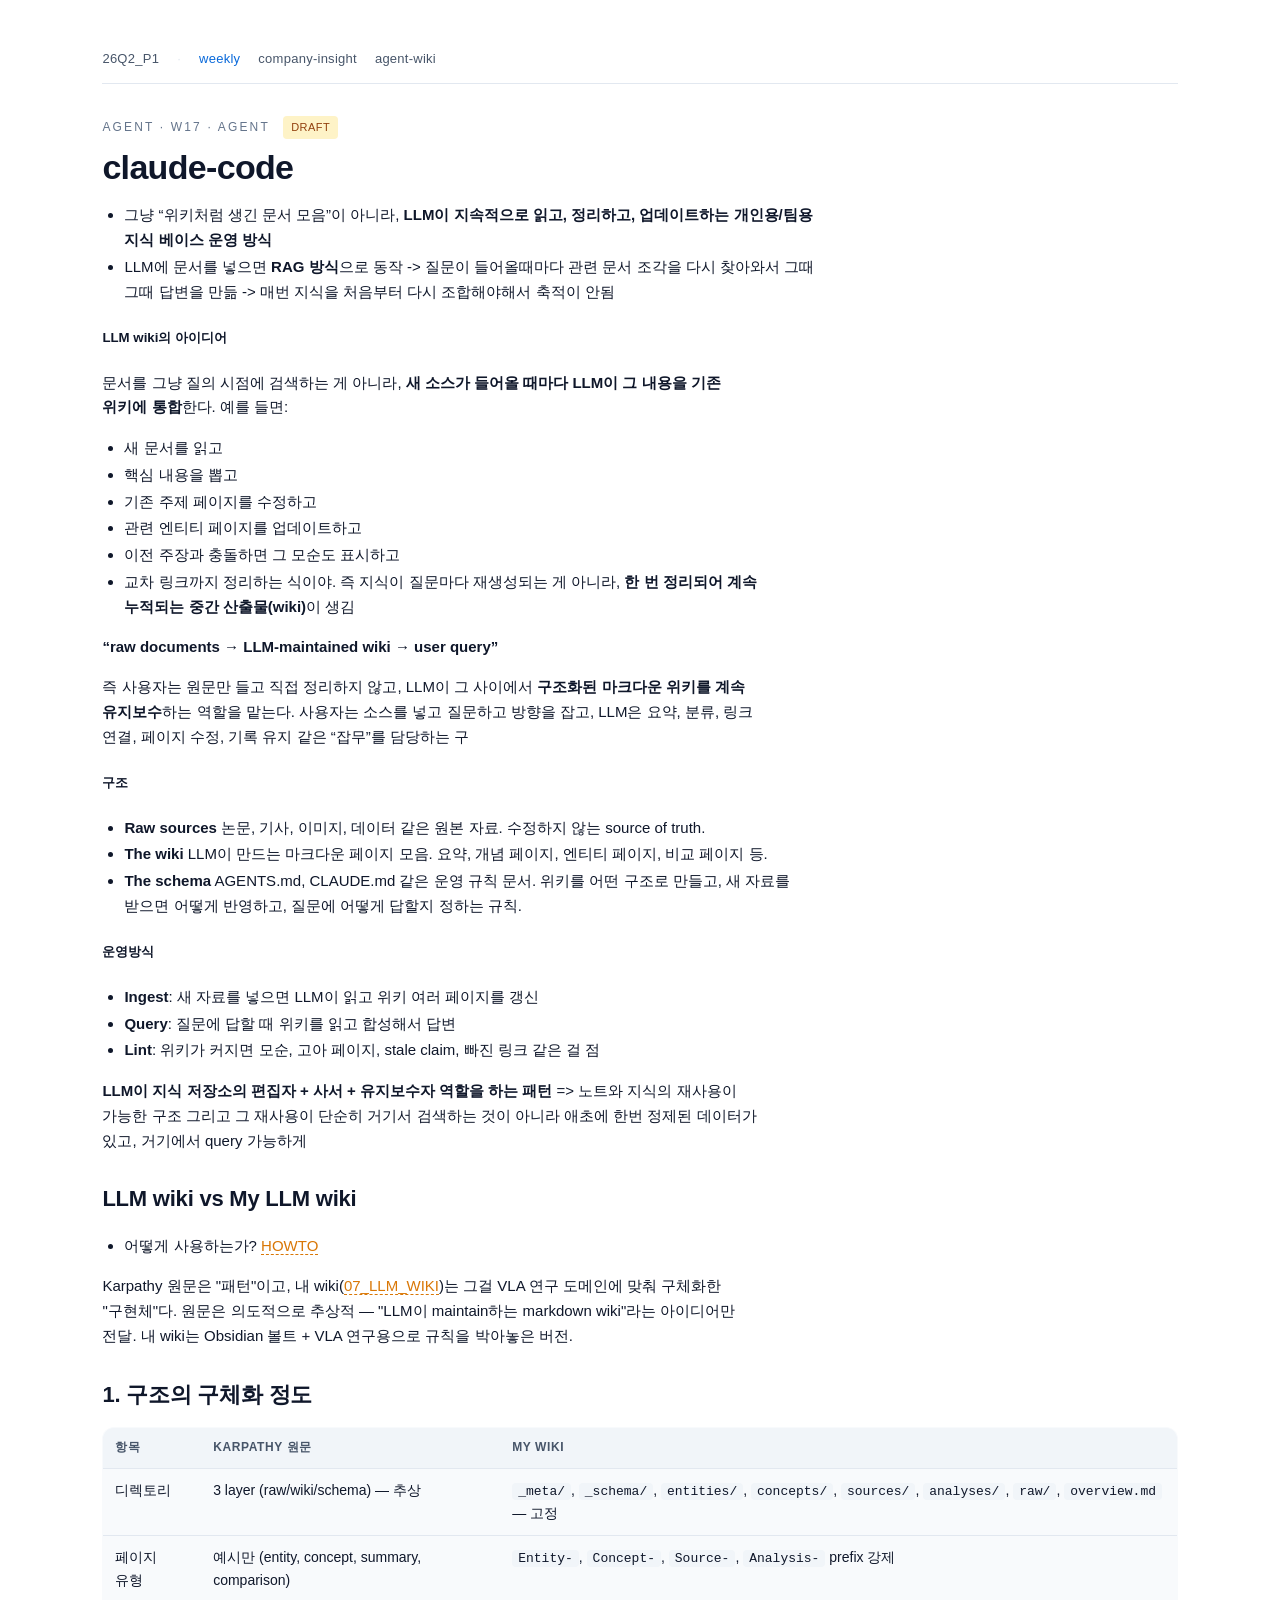
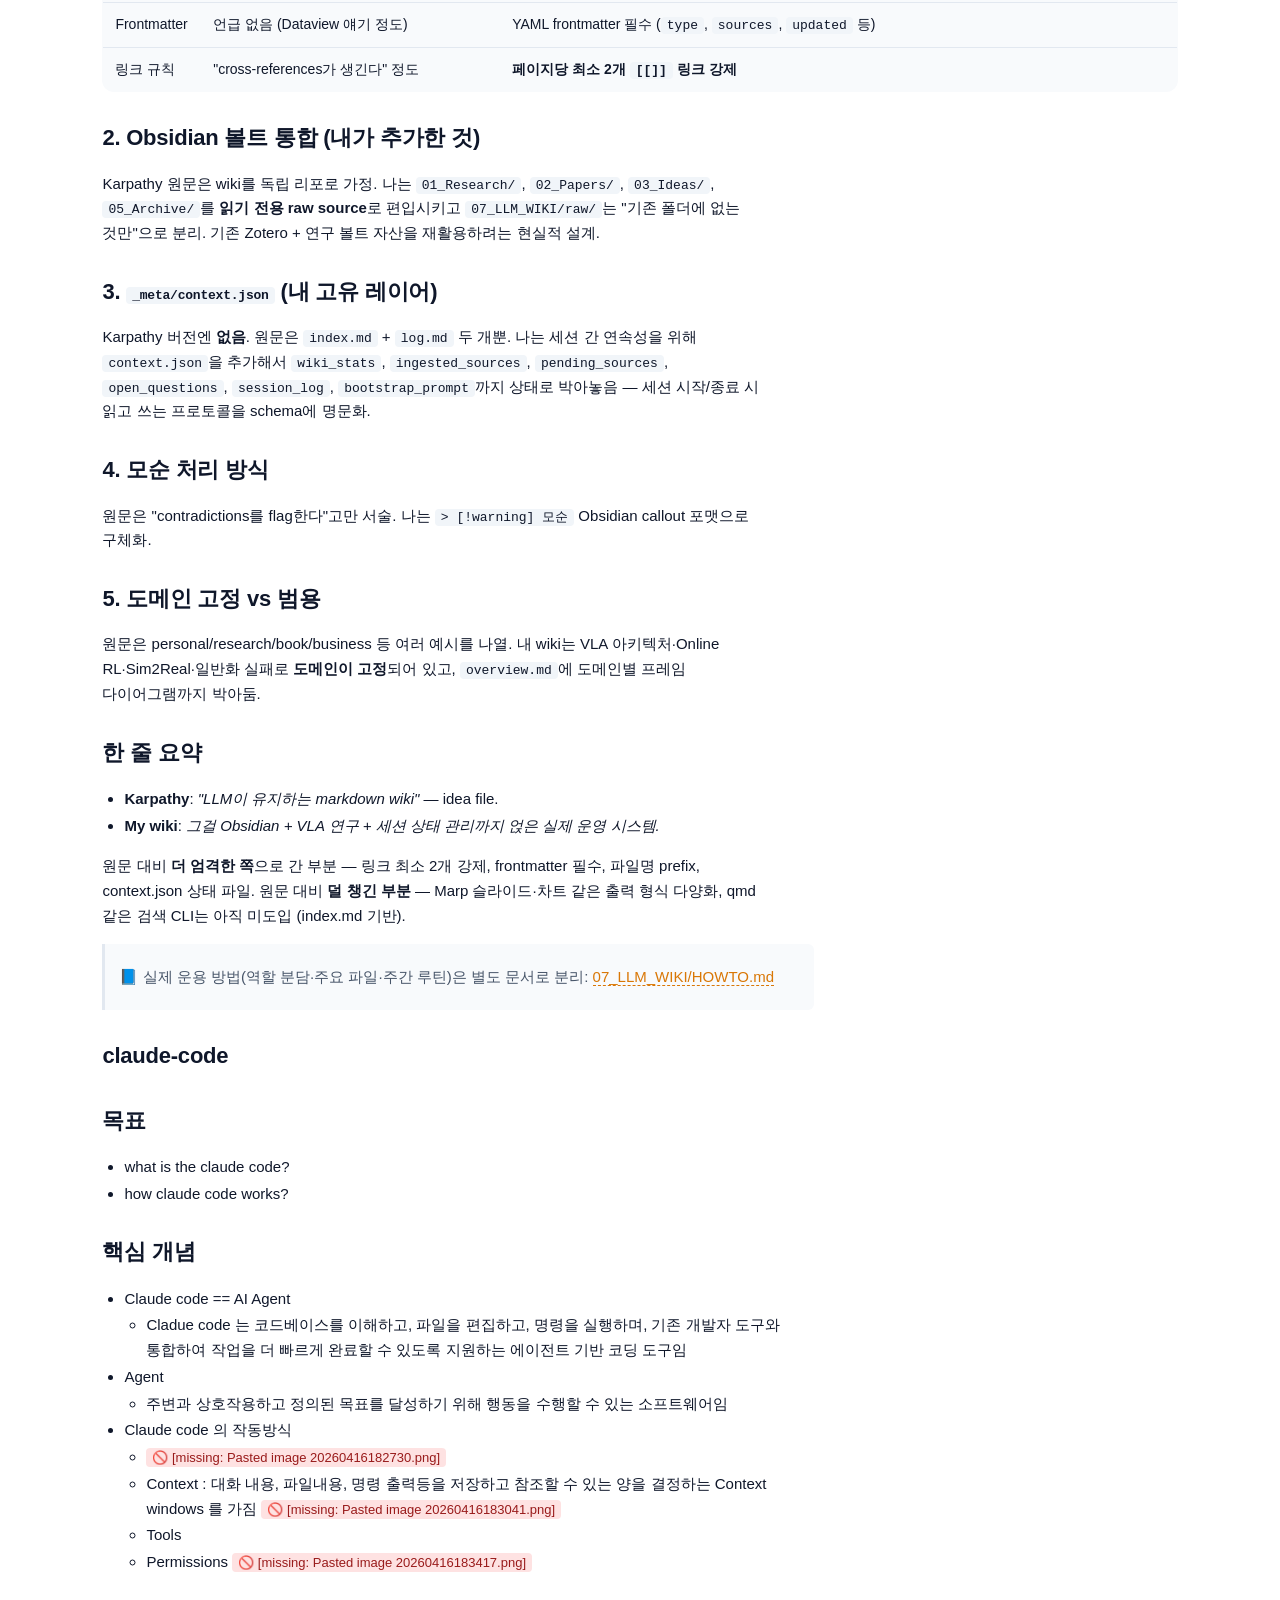
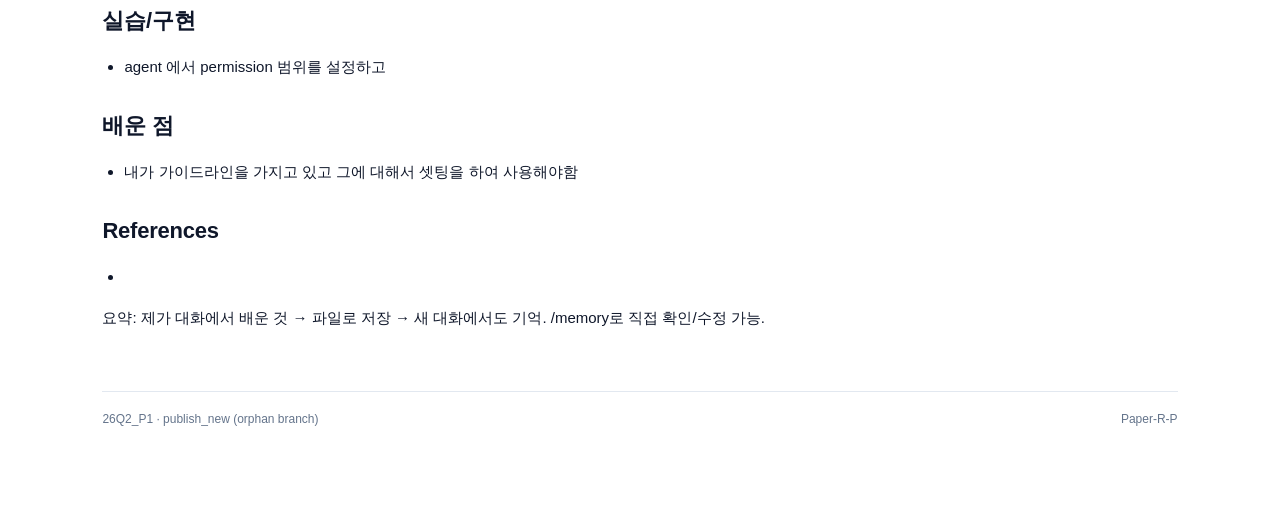
<file: notes/Agent-claude-code.html>
<!doctype html>
<html lang="ko">
<head>
  <meta charset="utf-8"/>
  <meta name="viewport" content="width=device-width,initial-scale=1"/>
  <title>claude-code — 26Q2_P1</title>
  <link rel="stylesheet" href="../style.css"/>
</head>
<body>
  <div class="wrap">
    <nav class="top">
      <a href="../index.html">26Q2_P1</a>
      <span class="sep">·</span>
      <a href="../weekly/index.html" class="active">weekly</a>
      <a href="../company-insight/index.html">company-insight</a>
      <a href="../agent-wiki/index.html">agent-wiki</a>
    </nav>

    <header class="note-header">
      <div class="eyebrow">Agent · W17 · agent <span class="editorial-source draft">draft</span></div>
      <h1>claude-code</h1>
    </header>
    <article class="note-body">
<ul>
<li>그냥 “위키처럼 생긴 문서 모음”이 아니라,  <strong>LLM이 지속적으로 읽고, 정리하고, 업데이트하는 개인용/팀용 지식 베이스 운영 방식</strong></li>
<li>LLM에 문서를 넣으면 <strong>RAG 방식</strong>으로 동작 -> 질문이 들어올때마다 관련 문서 조각을 다시 찾아와서 그때 그때 답변을 만듦 -> 매번 지식을 처음부터 다시 조합해야해서 축적이 안됨 </li>
</ul>
<h5>LLM wiki의 아이디어</h5>
<p>문서를 그냥 질의 시점에 검색하는 게 아니라, <strong>새 소스가 들어올 때마다 LLM이 그 내용을 기존 위키에 통합</strong>한다. 예를 들면:</p>
<ul>
<li>새 문서를 읽고</li>
<li>핵심 내용을 뽑고</li>
<li>기존 주제 페이지를 수정하고</li>
<li>관련 엔티티 페이지를 업데이트하고</li>
<li>이전 주장과 충돌하면 그 모순도 표시하고</li>
<li>교차 링크까지 정리하는 식이야.   즉 지식이 질문마다 재생성되는 게 아니라, <strong>한 번 정리되어 계속 누적되는 중간 산출물(wiki)</strong>이 생김</li>
</ul>
<p><strong>“raw documents → LLM-maintained wiki → user query”</strong></p>
<p>즉 사용자는 원문만 들고 직접 정리하지 않고,   LLM이 그 사이에서 <strong>구조화된 마크다운 위키를 계속 유지보수</strong>하는 역할을 맡는다.   사용자는 소스를 넣고 질문하고 방향을 잡고,   LLM은 요약, 분류, 링크 연결, 페이지 수정, 기록 유지 같은 “잡무”를 담당하는 구</p>
<h5>구조</h5>
<ul>
<li><strong>Raw sources</strong>   논문, 기사, 이미지, 데이터 같은 원본 자료. 수정하지 않는 source of truth.</li>
<li><strong>The wiki</strong>   LLM이 만드는 마크다운 페이지 모음. 요약, 개념 페이지, 엔티티 페이지, 비교 페이지 등.</li>
<li><strong>The schema</strong>   AGENTS.md, CLAUDE.md 같은 운영 규칙 문서. 위키를 어떤 구조로 만들고, 새 자료를 받으면 어떻게 반영하고, 질문에 어떻게 답할지 정하는 규칙.</li>
</ul>
<h5>운영방식</h5>
<ul>
<li><strong>Ingest</strong>: 새 자료를 넣으면 LLM이 읽고 위키 여러 페이지를 갱신</li>
<li><strong>Query</strong>: 질문에 답할 때 위키를 읽고 합성해서 답변</li>
<li><strong>Lint</strong>: 위키가 커지면 모순, 고아 페이지, stale claim, 빠진 링크 같은 걸 점</li>
</ul>
<p><strong>LLM이 지식 저장소의 편집자 + 사서 + 유지보수자 역할을 하는 패턴</strong> => 노트와 지식의 재사용이 가능한 구조 그리고 그 재사용이 단순히 거기서 검색하는 것이 아니라 애초에 한번 정제된 데이터가 있고, 거기에서 query 가능하게    </p>
<h2>LLM wiki vs My LLM wiki</h2>
<ul>
<li>어떻게 사용하는가? <a class="wl wl-broken" href="#" title="아직 없는 노트">HOWTO</a></li>
</ul>
<p>Karpathy 원문은 "패턴"이고, 내 wiki(<a class="wl wl-broken" href="#" title="아직 없는 노트">07_LLM_WIKI</a>)는 그걸 VLA 연구 도메인에 맞춰 구체화한 "구현체"다. 원문은 의도적으로 추상적 — "LLM이 maintain하는 markdown wiki"라는 아이디어만 전달. 내 wiki는 Obsidian 볼트 + VLA 연구용으로 규칙을 박아놓은 버전.</p>
<h2>1. 구조의 구체화 정도</h2>
<table><thead><tr><th>항목</th><th>Karpathy 원문</th><th>My wiki</th></tr></thead><tbody><tr><td>디렉토리</td><td>3 layer (raw/wiki/schema) — 추상</td><td><code>_meta/</code>, <code>_schema/</code>, <code>entities/</code>, <code>concepts/</code>, <code>sources/</code>, <code>analyses/</code>, <code>raw/</code>, <code>overview.md</code> — 고정</td></tr><tr><td>페이지 유형</td><td>예시만 (entity, concept, summary, comparison)</td><td><code>Entity-</code>, <code>Concept-</code>, <code>Source-</code>, <code>Analysis-</code> prefix 강제</td></tr><tr><td>Frontmatter</td><td>언급 없음 (Dataview 얘기 정도)</td><td>YAML frontmatter 필수 (<code>type</code>, <code>sources</code>, <code>updated</code> 등)</td></tr><tr><td>링크 규칙</td><td>"cross-references가 생긴다" 정도</td><td><strong>페이지당 최소 2개 <code>[[]]</code> 링크 강제</strong></td></tr></tbody></table>
<h2>2. Obsidian 볼트 통합 (내가 추가한 것)</h2>
<p>Karpathy 원문은 wiki를 독립 리포로 가정. 나는 <code>01_Research/</code>, <code>02_Papers/</code>, <code>03_Ideas/</code>, <code>05_Archive/</code>를 <strong>읽기 전용 raw source</strong>로 편입시키고 <code>07_LLM_WIKI/raw/</code>는 "기존 폴더에 없는 것만"으로 분리. 기존 Zotero + 연구 볼트 자산을 재활용하려는 현실적 설계.</p>
<h2>3. <code>_meta/context.json</code> (내 고유 레이어)</h2>
<p>Karpathy 버전엔 <strong>없음</strong>. 원문은 <code>index.md</code> + <code>log.md</code> 두 개뿐. 나는 세션 간 연속성을 위해 <code>context.json</code>을 추가해서 <code>wiki_stats</code>, <code>ingested_sources</code>, <code>pending_sources</code>, <code>open_questions</code>, <code>session_log</code>, <code>bootstrap_prompt</code>까지 상태로 박아놓음 — 세션 시작/종료 시 읽고 쓰는 프로토콜을 schema에 명문화.</p>
<h2>4. 모순 처리 방식</h2>
<p>원문은 "contradictions를 flag한다"고만 서술. 나는 <code>&gt; [!warning] 모순</code> Obsidian callout 포맷으로 구체화.</p>
<h2>5. 도메인 고정 vs 범용</h2>
<p>원문은 personal/research/book/business 등 여러 예시를 나열. 내 wiki는 VLA 아키텍처·Online RL·Sim2Real·일반화 실패로 <strong>도메인이 고정</strong>되어 있고, <code>overview.md</code>에 도메인별 프레임 다이어그램까지 박아둠.</p>
<h2>한 줄 요약</h2>
<ul>
<li><strong>Karpathy</strong>: <em>"LLM이 유지하는 markdown wiki"</em> — idea file.</li>
<li><strong>My wiki</strong>: <em>그걸 Obsidian + VLA 연구 + 세션 상태 관리까지 얹은 실제 운영 시스템.</em></li>
</ul>
<p>원문 대비 <strong>더 엄격한 쪽</strong>으로 간 부분 — 링크 최소 2개 강제, frontmatter 필수, 파일명 prefix, context.json 상태 파일. 원문 대비 <strong>덜 챙긴 부분</strong> — Marp 슬라이드·차트 같은 출력 형식 다양화, qmd 같은 검색 CLI는 아직 미도입 (index.md 기반).</p>
<blockquote><p>📘 실제 운용 방법(역할 분담·주요 파일·주간 루틴)은 별도 문서로 분리: <a class="wl wl-broken" href="#" title="아직 없는 노트">07_LLM_WIKI/HOWTO.md</a></p></blockquote>
<h2>claude-code</h2>
<h2>목표</h2>
<ul>
<li>what is the claude code? </li>
<li>how claude code works?</li>
</ul>
<h2>핵심 개념</h2>
<ul>
<li>Claude code == AI Agent 
<ul>
<li>Cladue code 는 코드베이스를 이해하고, 파일을 편집하고, 명령을 실행하며, 기존 개발자 도구와 통합하여 작업을 더 빠르게 완료할 수 있도록 지원하는 에이전트 기반 코딩 도구임</li>
</ul></li>
<li>Agent
<ul>
<li>주변과 상호작용하고 정의된 목표를 달성하기 위해 행동을 수행할 수 있는 소프트웨어임 </li>
</ul></li>
<li>Claude code 의 작동방식 
<ul>
<li> <span class="missing-asset" title="자산 누락">🚫 [missing: Pasted image 20260416182730.png]</span></li>
<li>Context : 대화 내용, 파일내용, 명령 출력등을 저장하고 참조할 수 있는 양을 결정하는 Context windows 를 가짐 <span class="missing-asset" title="자산 누락">🚫 [missing: Pasted image 20260416183041.png]</span></li>
<li>Tools</li>
<li>Permissions <span class="missing-asset" title="자산 누락">🚫 [missing: Pasted image 20260416183417.png]</span></li>
</ul></li>
</ul>
<h2>실습/구현</h2>
<ul>
<li>agent 에서 permission 범위를 설정하고 </li>
</ul>
<h2>배운 점</h2>
<ul>
<li>내가 가이드라인을 가지고 있고 그에 대해서 셋팅을 하여 사용해야함</li>
</ul>
<h2>References</h2>
<ul>
<li></li>
</ul>
<p> 요약: 제가 대화에서 배운 것 → 파일로 저장 → 새 대화에서도 기억. /memory로 직접 확인/수정 가능.</p>
    </article>

    <footer>
      <span>26Q2_P1 · publish_new (orphan branch)</span>
      <span>Paper-R-P</span>
    </footer>
  </div>
</body>
</html>
</file>
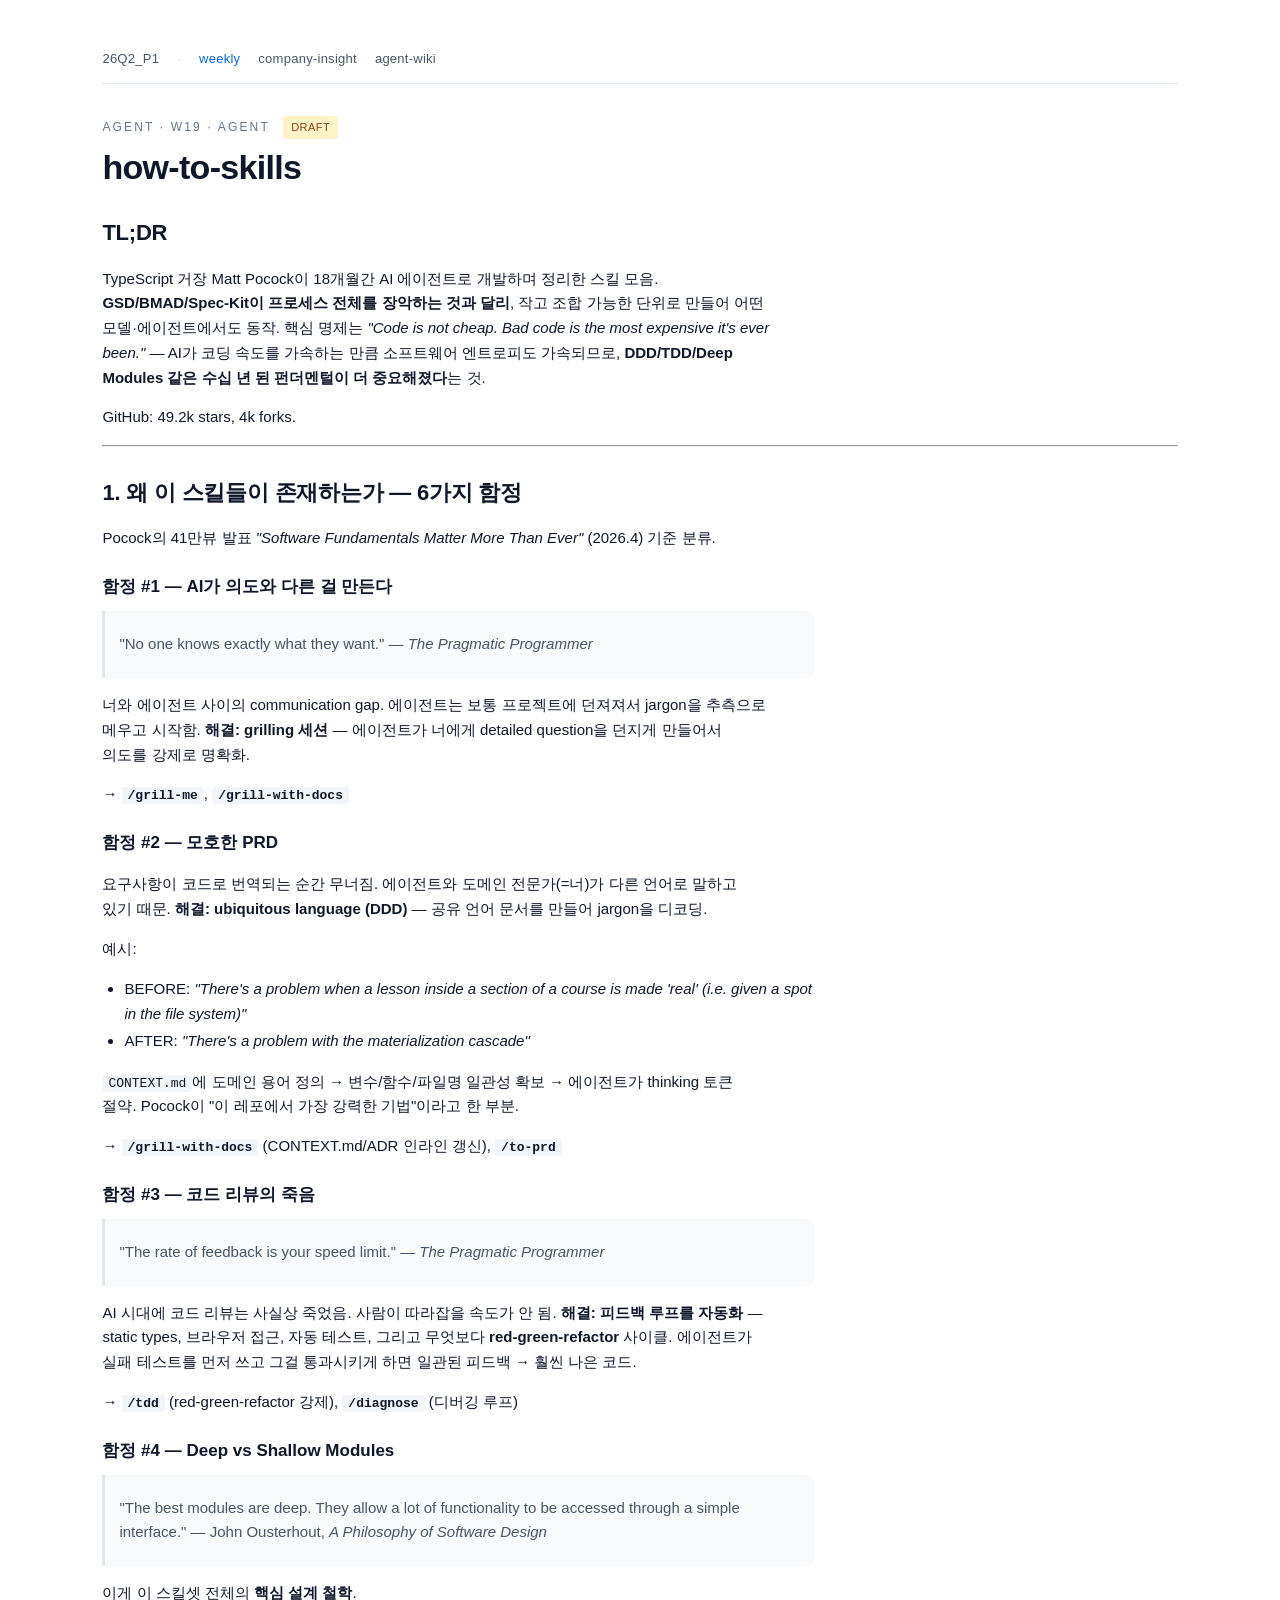
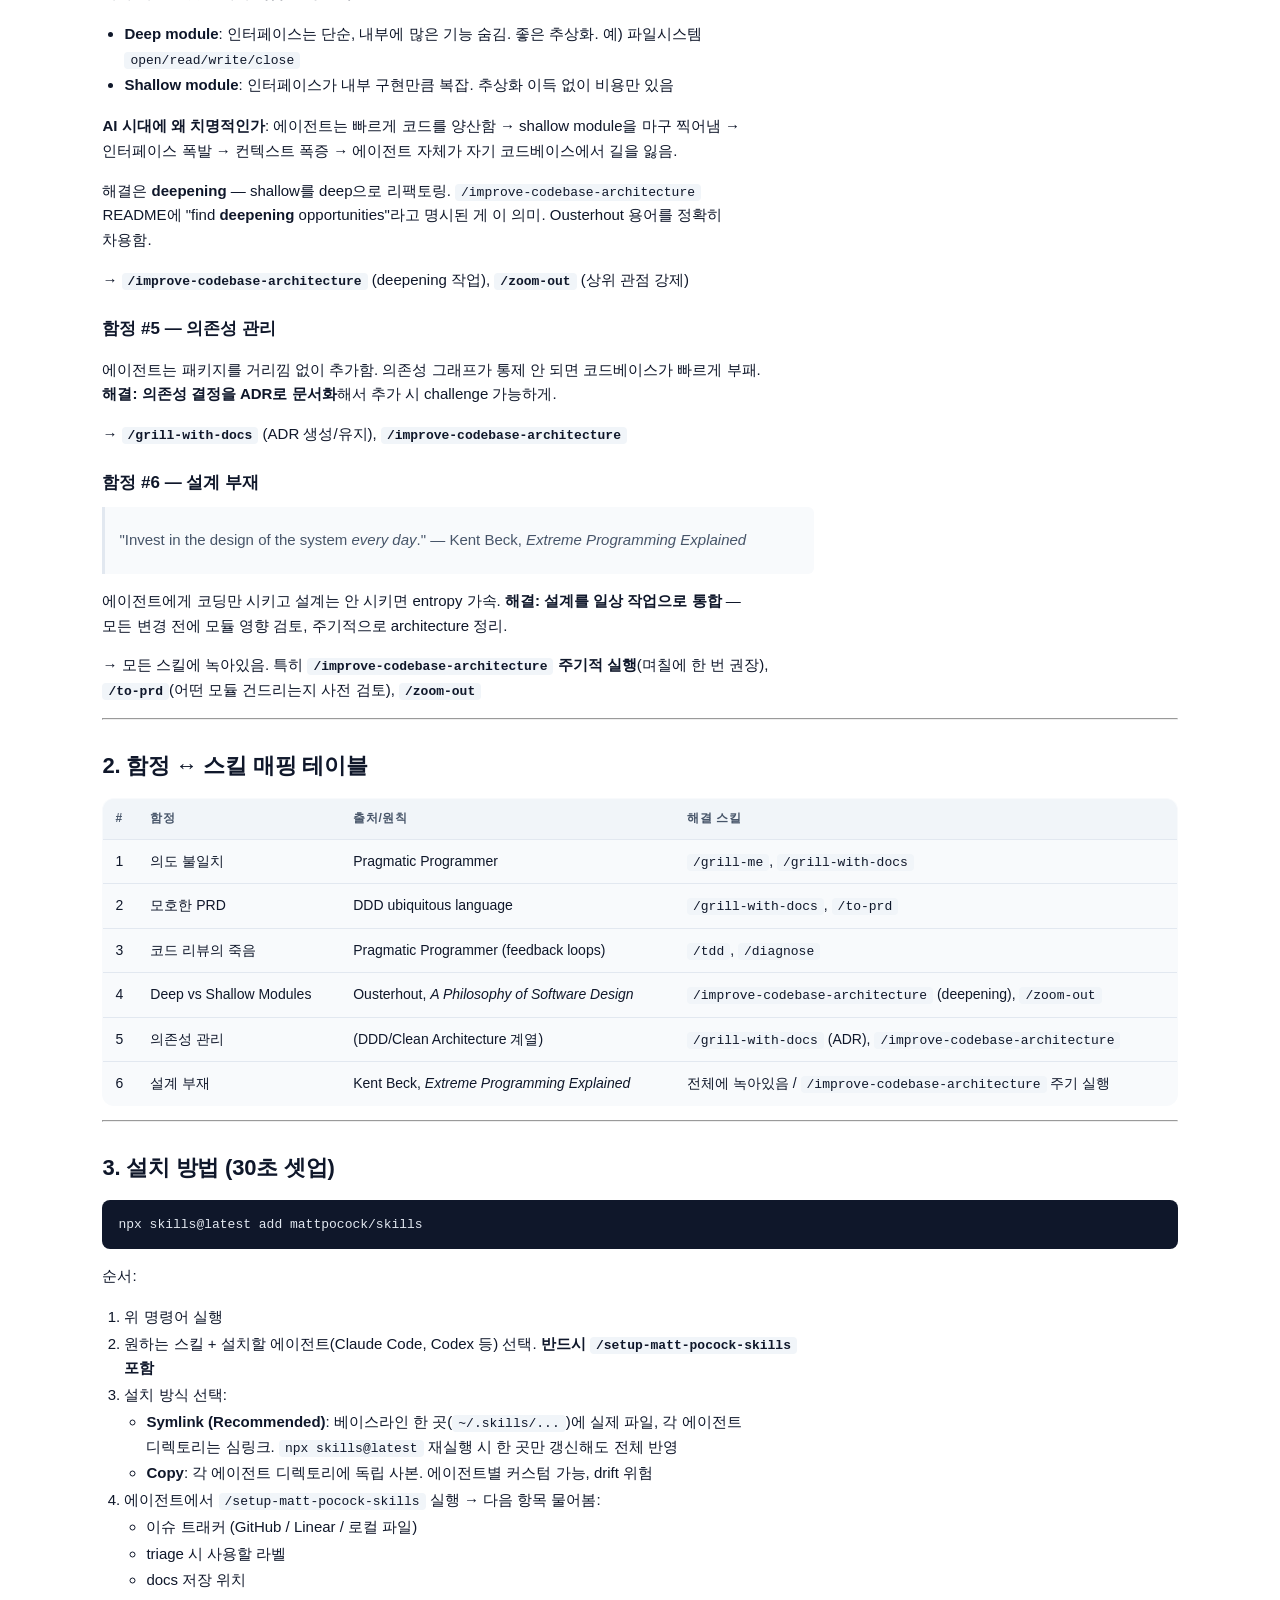
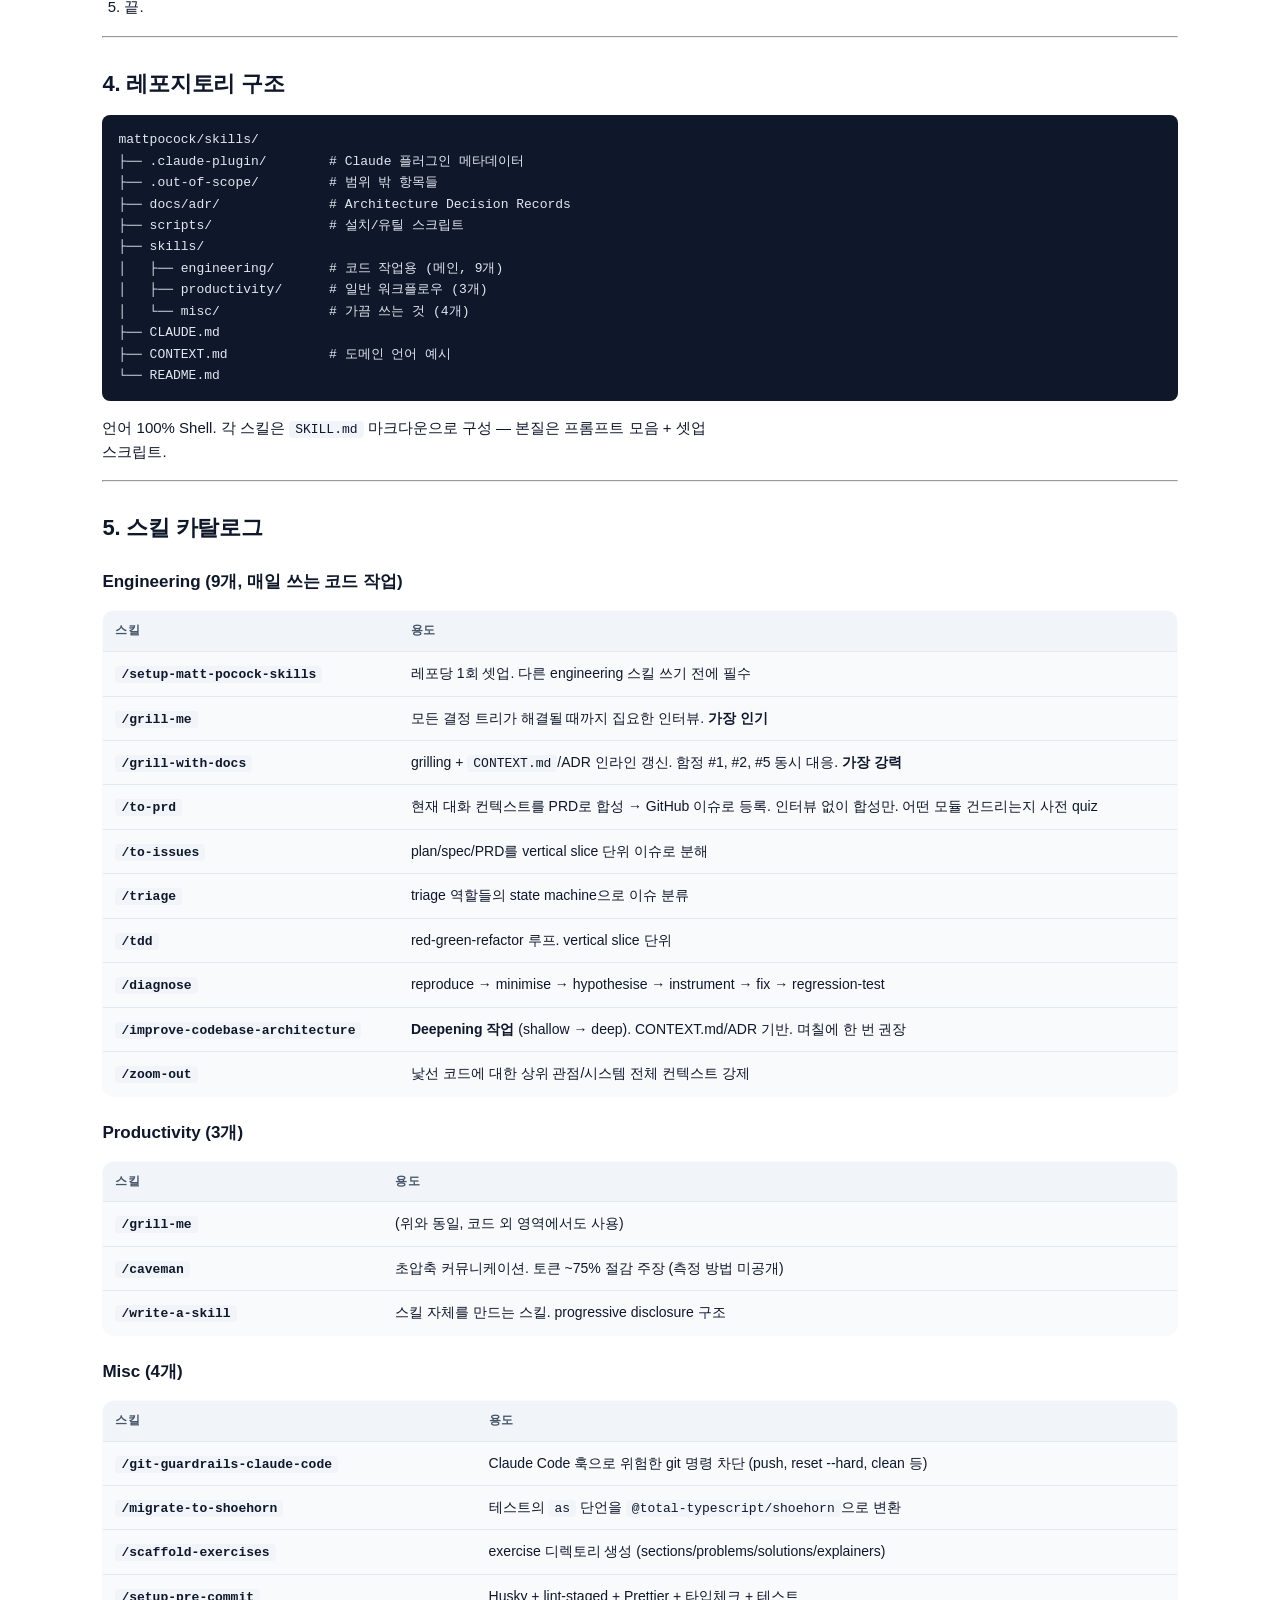
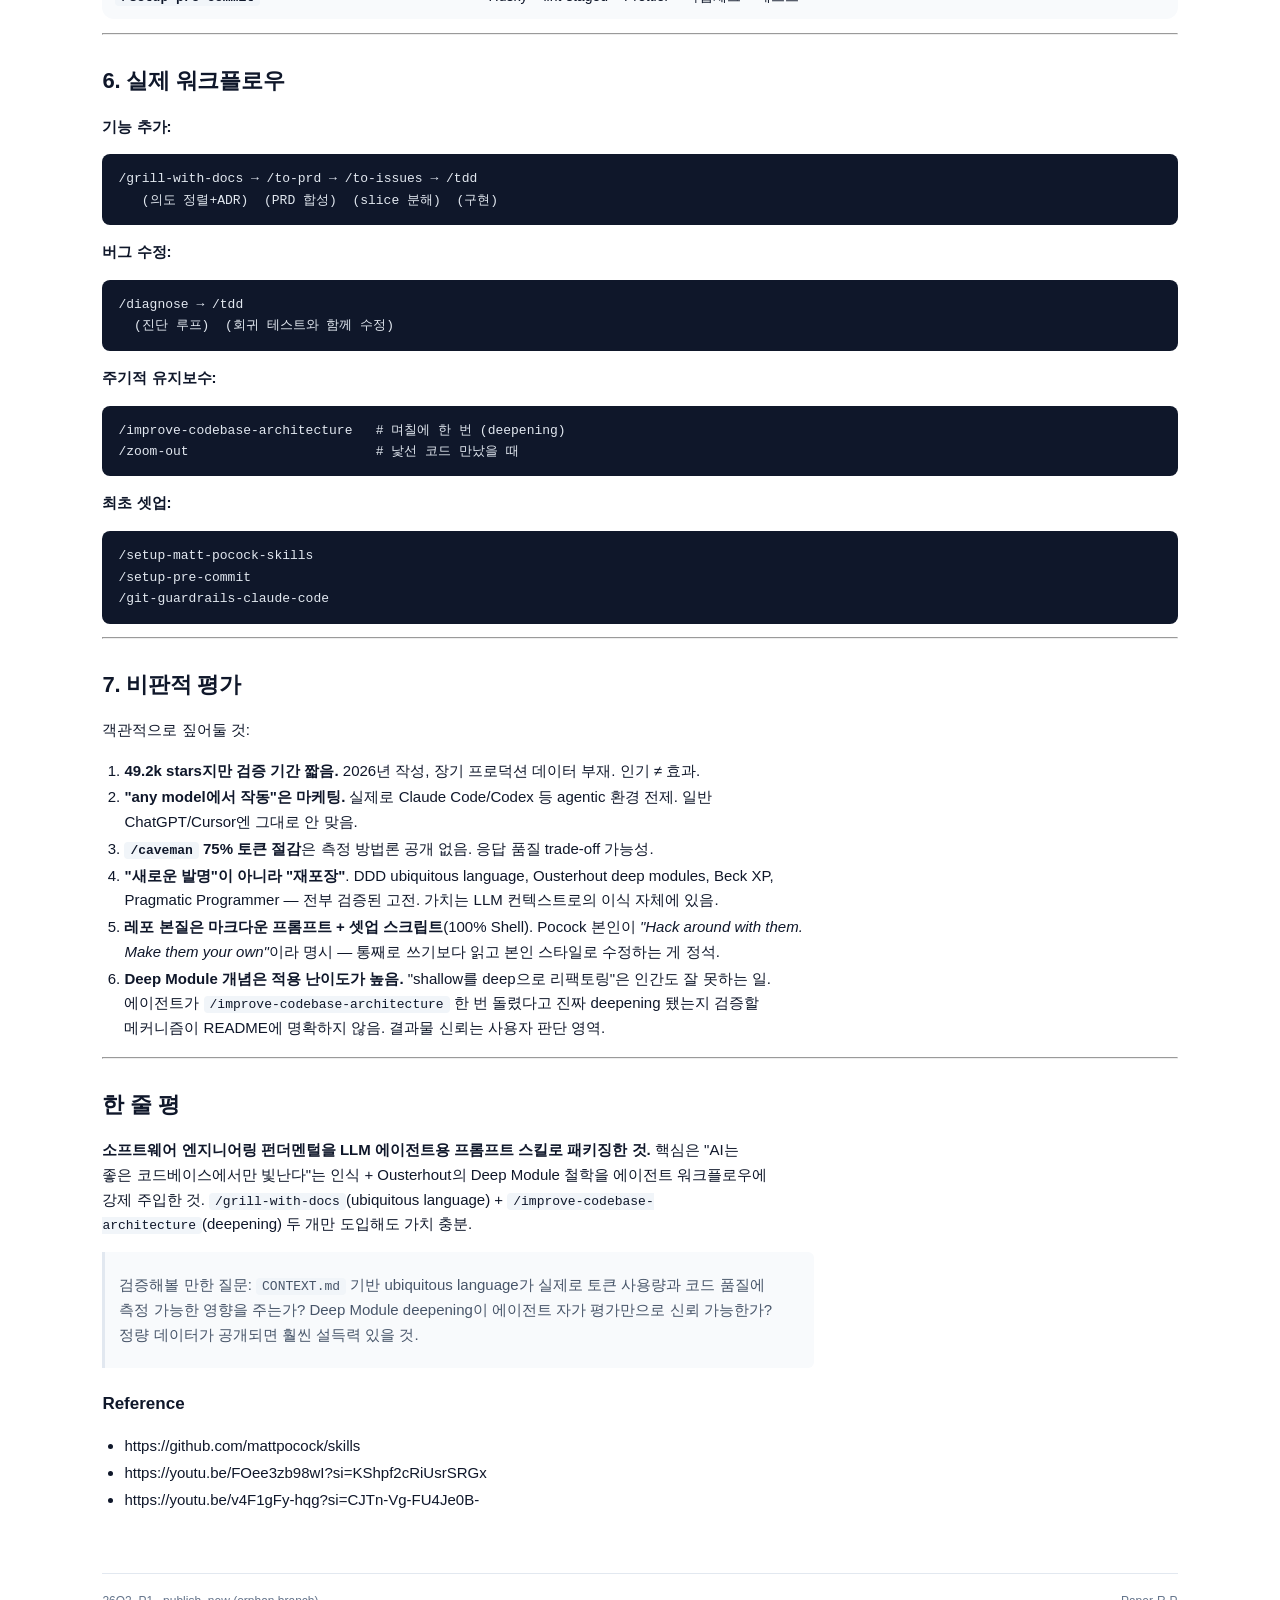
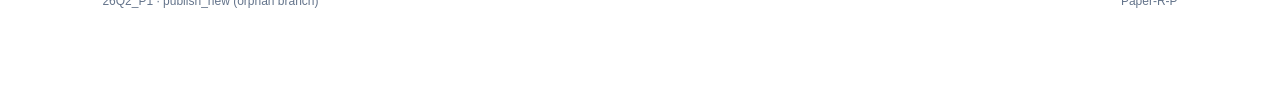
<file: notes/Agent-MattPocockSkills.html>
<!doctype html>
<html lang="ko">
<head>
  <meta charset="utf-8"/>
  <meta name="viewport" content="width=device-width,initial-scale=1"/>
  <title>how-to-skills — 26Q2_P1</title>
  <link rel="stylesheet" href="../style.css"/>
</head>
<body>
  <div class="wrap">
    <nav class="top">
      <a href="../index.html">26Q2_P1</a>
      <span class="sep">·</span>
      <a href="../weekly/index.html" class="active">weekly</a>
      <a href="../company-insight/index.html">company-insight</a>
      <a href="../agent-wiki/index.html">agent-wiki</a>
    </nav>

    <header class="note-header">
      <div class="eyebrow">Agent · W19 · agent <span class="editorial-source draft">draft</span></div>
      <h1>how-to-skills</h1>
    </header>
    <article class="note-body">
<h2>TL;DR</h2>
<p>TypeScript 거장 Matt Pocock이 18개월간 AI 에이전트로 개발하며 정리한 스킬 모음. <strong>GSD/BMAD/Spec-Kit이 프로세스 전체를 장악하는 것과 달리</strong>, 작고 조합 가능한 단위로 만들어 어떤 모델·에이전트에서도 동작. 핵심 명제는 <em>"Code is not cheap. Bad code is the most expensive it's ever been."</em> — AI가 코딩 속도를 가속하는 만큼 소프트웨어 엔트로피도 가속되므로, <strong>DDD/TDD/Deep Modules 같은 수십 년 된 펀더멘털이 더 중요해졌다</strong>는 것.</p>
<p>GitHub: 49.2k stars, 4k forks.</p>
<hr/>
<h2>1. 왜 이 스킬들이 존재하는가 — 6가지 함정</h2>
<p>Pocock의 41만뷰 발표 <em>"Software Fundamentals Matter More Than Ever"</em> (2026.4) 기준 분류.</p>
<h3>함정 #1 — AI가 의도와 다른 걸 만든다</h3>
<blockquote><p>"No one knows exactly what they want." — <em>The Pragmatic Programmer</em></p></blockquote>
<p>너와 에이전트 사이의 communication gap. 에이전트는 보통 프로젝트에 던져져서 jargon을 추측으로 메우고 시작함. <strong>해결: grilling 세션</strong> — 에이전트가 너에게 detailed question을 던지게 만들어서 의도를 강제로 명확화.</p>
<p>→ <strong><code>/grill-me</code></strong>, <strong><code>/grill-with-docs</code></strong></p>
<h3>함정 #2 — 모호한 PRD</h3>
<p>요구사항이 코드로 번역되는 순간 무너짐. 에이전트와 도메인 전문가(=너)가 다른 언어로 말하고 있기 때문. <strong>해결: ubiquitous language (DDD)</strong> — 공유 언어 문서를 만들어 jargon을 디코딩.</p>
<p>예시:</p>
<ul>
<li>BEFORE: <em>"There's a problem when a lesson inside a section of a course is made 'real' (i.e. given a spot in the file system)"</em></li>
<li>AFTER: <em>"There's a problem with the materialization cascade"</em></li>
</ul>
<p><code>CONTEXT.md</code>에 도메인 용어 정의 → 변수/함수/파일명 일관성 확보 → 에이전트가 thinking 토큰 절약. Pocock이 "이 레포에서 가장 강력한 기법"이라고 한 부분.</p>
<p>→ <strong><code>/grill-with-docs</code></strong> (CONTEXT.md/ADR 인라인 갱신), <strong><code>/to-prd</code></strong></p>
<h3>함정 #3 — 코드 리뷰의 죽음</h3>
<blockquote><p>"The rate of feedback is your speed limit." — <em>The Pragmatic Programmer</em></p></blockquote>
<p>AI 시대에 코드 리뷰는 사실상 죽었음. 사람이 따라잡을 속도가 안 됨. <strong>해결: 피드백 루프를 자동화</strong> — static types, 브라우저 접근, 자동 테스트, 그리고 무엇보다 <strong>red-green-refactor</strong> 사이클. 에이전트가 실패 테스트를 먼저 쓰고 그걸 통과시키게 하면 일관된 피드백 → 훨씬 나은 코드.</p>
<p>→ <strong><code>/tdd</code></strong> (red-green-refactor 강제), <strong><code>/diagnose</code></strong> (디버깅 루프)</p>
<h3>함정 #4 — Deep vs Shallow Modules</h3>
<blockquote><p>"The best modules are deep. They allow a lot of functionality to be accessed through a simple interface." — John Ousterhout, <em>A Philosophy of Software Design</em></p></blockquote>
<p>이게 이 스킬셋 전체의 <strong>핵심 설계 철학</strong>.</p>
<ul>
<li><strong>Deep module</strong>: 인터페이스는 단순, 내부에 많은 기능 숨김. 좋은 추상화. 예) 파일시스템 <code>open/read/write/close</code></li>
<li><strong>Shallow module</strong>: 인터페이스가 내부 구현만큼 복잡. 추상화 이득 없이 비용만 있음</li>
</ul>
<p><strong>AI 시대에 왜 치명적인가</strong>: 에이전트는 빠르게 코드를 양산함 → shallow module을 마구 찍어냄 → 인터페이스 폭발 → 컨텍스트 폭증 → 에이전트 자체가 자기 코드베이스에서 길을 잃음. </p>
<p>해결은 <strong>deepening</strong> — shallow를 deep으로 리팩토링. <code>/improve-codebase-architecture</code> README에 "find <strong>deepening</strong> opportunities"라고 명시된 게 이 의미. Ousterhout 용어를 정확히 차용함.</p>
<p>→ <strong><code>/improve-codebase-architecture</code></strong> (deepening 작업), <strong><code>/zoom-out</code></strong> (상위 관점 강제)</p>
<h3>함정 #5 — 의존성 관리</h3>
<p>에이전트는 패키지를 거리낌 없이 추가함. 의존성 그래프가 통제 안 되면 코드베이스가 빠르게 부패. <strong>해결: 의존성 결정을 ADR로 문서화</strong>해서 추가 시 challenge 가능하게.</p>
<p>→ <strong><code>/grill-with-docs</code></strong> (ADR 생성/유지), <strong><code>/improve-codebase-architecture</code></strong></p>
<h3>함정 #6 — 설계 부재</h3>
<blockquote><p>"Invest in the design of the system <em>every day</em>." — Kent Beck, <em>Extreme Programming Explained</em></p></blockquote>
<p>에이전트에게 코딩만 시키고 설계는 안 시키면 entropy 가속. <strong>해결: 설계를 일상 작업으로 통합</strong> — 모든 변경 전에 모듈 영향 검토, 주기적으로 architecture 정리.</p>
<p>→ 모든 스킬에 녹아있음. 특히 <strong><code>/improve-codebase-architecture</code> 주기적 실행</strong>(며칠에 한 번 권장), <strong><code>/to-prd</code></strong>(어떤 모듈 건드리는지 사전 검토), <strong><code>/zoom-out</code></strong></p>
<hr/>
<h2>2. 함정 ↔ 스킬 매핑 테이블</h2>
<table><thead><tr><th>#</th><th>함정</th><th>출처/원칙</th><th>해결 스킬</th></tr></thead><tbody><tr><td>1</td><td>의도 불일치</td><td>Pragmatic Programmer</td><td><code>/grill-me</code>, <code>/grill-with-docs</code></td></tr><tr><td>2</td><td>모호한 PRD</td><td>DDD ubiquitous language</td><td><code>/grill-with-docs</code>, <code>/to-prd</code></td></tr><tr><td>3</td><td>코드 리뷰의 죽음</td><td>Pragmatic Programmer (feedback loops)</td><td><code>/tdd</code>, <code>/diagnose</code></td></tr><tr><td>4</td><td>Deep vs Shallow Modules</td><td>Ousterhout, <em>A Philosophy of Software Design</em></td><td><code>/improve-codebase-architecture</code> (deepening), <code>/zoom-out</code></td></tr><tr><td>5</td><td>의존성 관리</td><td>(DDD/Clean Architecture 계열)</td><td><code>/grill-with-docs</code> (ADR), <code>/improve-codebase-architecture</code></td></tr><tr><td>6</td><td>설계 부재</td><td>Kent Beck, <em>Extreme Programming Explained</em></td><td>전체에 녹아있음 / <code>/improve-codebase-architecture</code> 주기 실행</td></tr></tbody></table>
<hr/>
<h2>3. 설치 방법 (30초 셋업)</h2>
<pre class="code"><code class="lang-bash">npx skills@latest add mattpocock/skills</code></pre>
<p>순서:</p>
<ol>
<li>위 명령어 실행</li>
<li>원하는 스킬 + 설치할 에이전트(Claude Code, Codex 등) 선택. <strong>반드시 <code>/setup-matt-pocock-skills</code> 포함</strong></li>
<li>설치 방식 선택:
<ul>
<li><strong>Symlink (Recommended)</strong>: 베이스라인 한 곳(<code>~/.skills/...</code>)에 실제 파일, 각 에이전트 디렉토리는 심링크. <code>npx skills@latest</code> 재실행 시 한 곳만 갱신해도 전체 반영</li>
<li><strong>Copy</strong>: 각 에이전트 디렉토리에 독립 사본. 에이전트별 커스텀 가능, drift 위험</li>
</ul></li>
<li>에이전트에서 <code>/setup-matt-pocock-skills</code> 실행 → 다음 항목 물어봄:
<ul>
<li>이슈 트래커 (GitHub / Linear / 로컬 파일)</li>
<li>triage 시 사용할 라벨</li>
<li>docs 저장 위치</li>
</ul></li>
<li>끝.</li>
</ol>
<hr/>
<h2>4. 레포지토리 구조</h2>
<pre class="code"><code class="lang-">mattpocock/skills/
├── .claude-plugin/        # Claude 플러그인 메타데이터
├── .out-of-scope/         # 범위 밖 항목들
├── docs/adr/              # Architecture Decision Records
├── scripts/               # 설치/유틸 스크립트
├── skills/
│   ├── engineering/       # 코드 작업용 (메인, 9개)
│   ├── productivity/      # 일반 워크플로우 (3개)
│   └── misc/              # 가끔 쓰는 것 (4개)
├── CLAUDE.md
├── CONTEXT.md             # 도메인 언어 예시
└── README.md</code></pre>
<p>언어 100% Shell. 각 스킬은 <code>SKILL.md</code> 마크다운으로 구성 — 본질은 프롬프트 모음 + 셋업 스크립트.</p>
<hr/>
<h2>5. 스킬 카탈로그</h2>
<h3>Engineering (9개, 매일 쓰는 코드 작업)</h3>
<table><thead><tr><th>스킬</th><th>용도</th></tr></thead><tbody><tr><td><strong><code>/setup-matt-pocock-skills</code></strong></td><td>레포당 1회 셋업. 다른 engineering 스킬 쓰기 전에 필수</td></tr><tr><td><strong><code>/grill-me</code></strong></td><td>모든 결정 트리가 해결될 때까지 집요한 인터뷰. <strong>가장 인기</strong></td></tr><tr><td><strong><code>/grill-with-docs</code></strong></td><td>grilling + <code>CONTEXT.md</code>/ADR 인라인 갱신. 함정 #1, #2, #5 동시 대응. <strong>가장 강력</strong></td></tr><tr><td><strong><code>/to-prd</code></strong></td><td>현재 대화 컨텍스트를 PRD로 합성 → GitHub 이슈로 등록. 인터뷰 없이 합성만. 어떤 모듈 건드리는지 사전 quiz</td></tr><tr><td><strong><code>/to-issues</code></strong></td><td>plan/spec/PRD를 vertical slice 단위 이슈로 분해</td></tr><tr><td><strong><code>/triage</code></strong></td><td>triage 역할들의 state machine으로 이슈 분류</td></tr><tr><td><strong><code>/tdd</code></strong></td><td>red-green-refactor 루프. vertical slice 단위</td></tr><tr><td><strong><code>/diagnose</code></strong></td><td>reproduce → minimise → hypothesise → instrument → fix → regression-test</td></tr><tr><td><strong><code>/improve-codebase-architecture</code></strong></td><td><strong>Deepening 작업</strong> (shallow → deep). CONTEXT.md/ADR 기반. 며칠에 한 번 권장</td></tr><tr><td><strong><code>/zoom-out</code></strong></td><td>낯선 코드에 대한 상위 관점/시스템 전체 컨텍스트 강제</td></tr></tbody></table>
<h3>Productivity (3개)</h3>
<table><thead><tr><th>스킬</th><th>용도</th></tr></thead><tbody><tr><td><strong><code>/grill-me</code></strong></td><td>(위와 동일, 코드 외 영역에서도 사용)</td></tr><tr><td><strong><code>/caveman</code></strong></td><td>초압축 커뮤니케이션. 토큰 ~75% 절감 주장 (측정 방법 미공개)</td></tr><tr><td><strong><code>/write-a-skill</code></strong></td><td>스킬 자체를 만드는 스킬. progressive disclosure 구조</td></tr></tbody></table>
<h3>Misc (4개)</h3>
<table><thead><tr><th>스킬</th><th>용도</th></tr></thead><tbody><tr><td><strong><code>/git-guardrails-claude-code</code></strong></td><td>Claude Code 훅으로 위험한 git 명령 차단 (push, reset --hard, clean 등)</td></tr><tr><td><strong><code>/migrate-to-shoehorn</code></strong></td><td>테스트의 <code>as</code> 단언을 <code>@total-typescript/shoehorn</code>으로 변환</td></tr><tr><td><strong><code>/scaffold-exercises</code></strong></td><td>exercise 디렉토리 생성 (sections/problems/solutions/explainers)</td></tr><tr><td><strong><code>/setup-pre-commit</code></strong></td><td>Husky + lint-staged + Prettier + 타입체크 + 테스트</td></tr></tbody></table>
<hr/>
<h2>6. 실제 워크플로우</h2>
<p><strong>기능 추가:</strong></p>
<pre class="code"><code class="lang-">/grill-with-docs → /to-prd → /to-issues → /tdd
   (의도 정렬+ADR)  (PRD 합성)  (slice 분해)  (구현)</code></pre>
<p><strong>버그 수정:</strong></p>
<pre class="code"><code class="lang-">/diagnose → /tdd
  (진단 루프)  (회귀 테스트와 함께 수정)</code></pre>
<p><strong>주기적 유지보수:</strong></p>
<pre class="code"><code class="lang-">/improve-codebase-architecture   # 며칠에 한 번 (deepening)
/zoom-out                        # 낯선 코드 만났을 때</code></pre>
<p><strong>최초 셋업:</strong></p>
<pre class="code"><code class="lang-">/setup-matt-pocock-skills
/setup-pre-commit
/git-guardrails-claude-code</code></pre>
<hr/>
<h2>7. 비판적 평가</h2>
<p>객관적으로 짚어둘 것:</p>
<ol>
<li><strong>49.2k stars지만 검증 기간 짧음.</strong> 2026년 작성, 장기 프로덕션 데이터 부재. 인기 ≠ 효과.</li>
<li><strong>"any model에서 작동"은 마케팅.</strong> 실제로 Claude Code/Codex 등 agentic 환경 전제. 일반 ChatGPT/Cursor엔 그대로 안 맞음.</li>
<li><strong><code>/caveman</code> 75% 토큰 절감</strong>은 측정 방법론 공개 없음. 응답 품질 trade-off 가능성.</li>
<li><strong>"새로운 발명"이 아니라 "재포장"</strong>. DDD ubiquitous language, Ousterhout deep modules, Beck XP, Pragmatic Programmer — 전부 검증된 고전. 가치는 LLM 컨텍스트로의 이식 자체에 있음.</li>
<li><strong>레포 본질은 마크다운 프롬프트 + 셋업 스크립트</strong>(100% Shell). Pocock 본인이 <em>"Hack around with them. Make them your own"</em>이라 명시 — 통째로 쓰기보다 읽고 본인 스타일로 수정하는 게 정석.</li>
<li><strong>Deep Module 개념은 적용 난이도가 높음.</strong> "shallow를 deep으로 리팩토링"은 인간도 잘 못하는 일. 에이전트가 <code>/improve-codebase-architecture</code> 한 번 돌렸다고 진짜 deepening 됐는지 검증할 메커니즘이 README에 명확하지 않음. 결과물 신뢰는 사용자 판단 영역.</li>
</ol>
<hr/>
<h2>한 줄 평</h2>
<p><strong>소프트웨어 엔지니어링 펀더멘털을 LLM 에이전트용 프롬프트 스킬로 패키징한 것.</strong> 핵심은 "AI는 좋은 코드베이스에서만 빛난다"는 인식 + Ousterhout의 Deep Module 철학을 에이전트 워크플로우에 강제 주입한 것. <code>/grill-with-docs</code>(ubiquitous language) + <code>/improve-codebase-architecture</code>(deepening) 두 개만 도입해도 가치 충분.</p>
<blockquote><p>검증해볼 만한 질문: <code>CONTEXT.md</code> 기반 ubiquitous language가 실제로 토큰 사용량과 코드 품질에 측정 가능한 영향을 주는가? Deep Module deepening이 에이전트 자가 평가만으로 신뢰 가능한가? 정량 데이터가 공개되면 훨씬 설득력 있을 것.</p></blockquote>
<h3>Reference </h3>
<ul>
<li>https://github.com/mattpocock/skills</li>
<li>https://youtu.be/FOee3zb98wI?si=KShpf2cRiUsrSRGx</li>
<li>https://youtu.be/v4F1gFy-hqg?si=CJTn-Vg-FU4Je0B-</li>
</ul>
    </article>

    <footer>
      <span>26Q2_P1 · publish_new (orphan branch)</span>
      <span>Paper-R-P</span>
    </footer>
  </div>
</body>
</html>
</file>
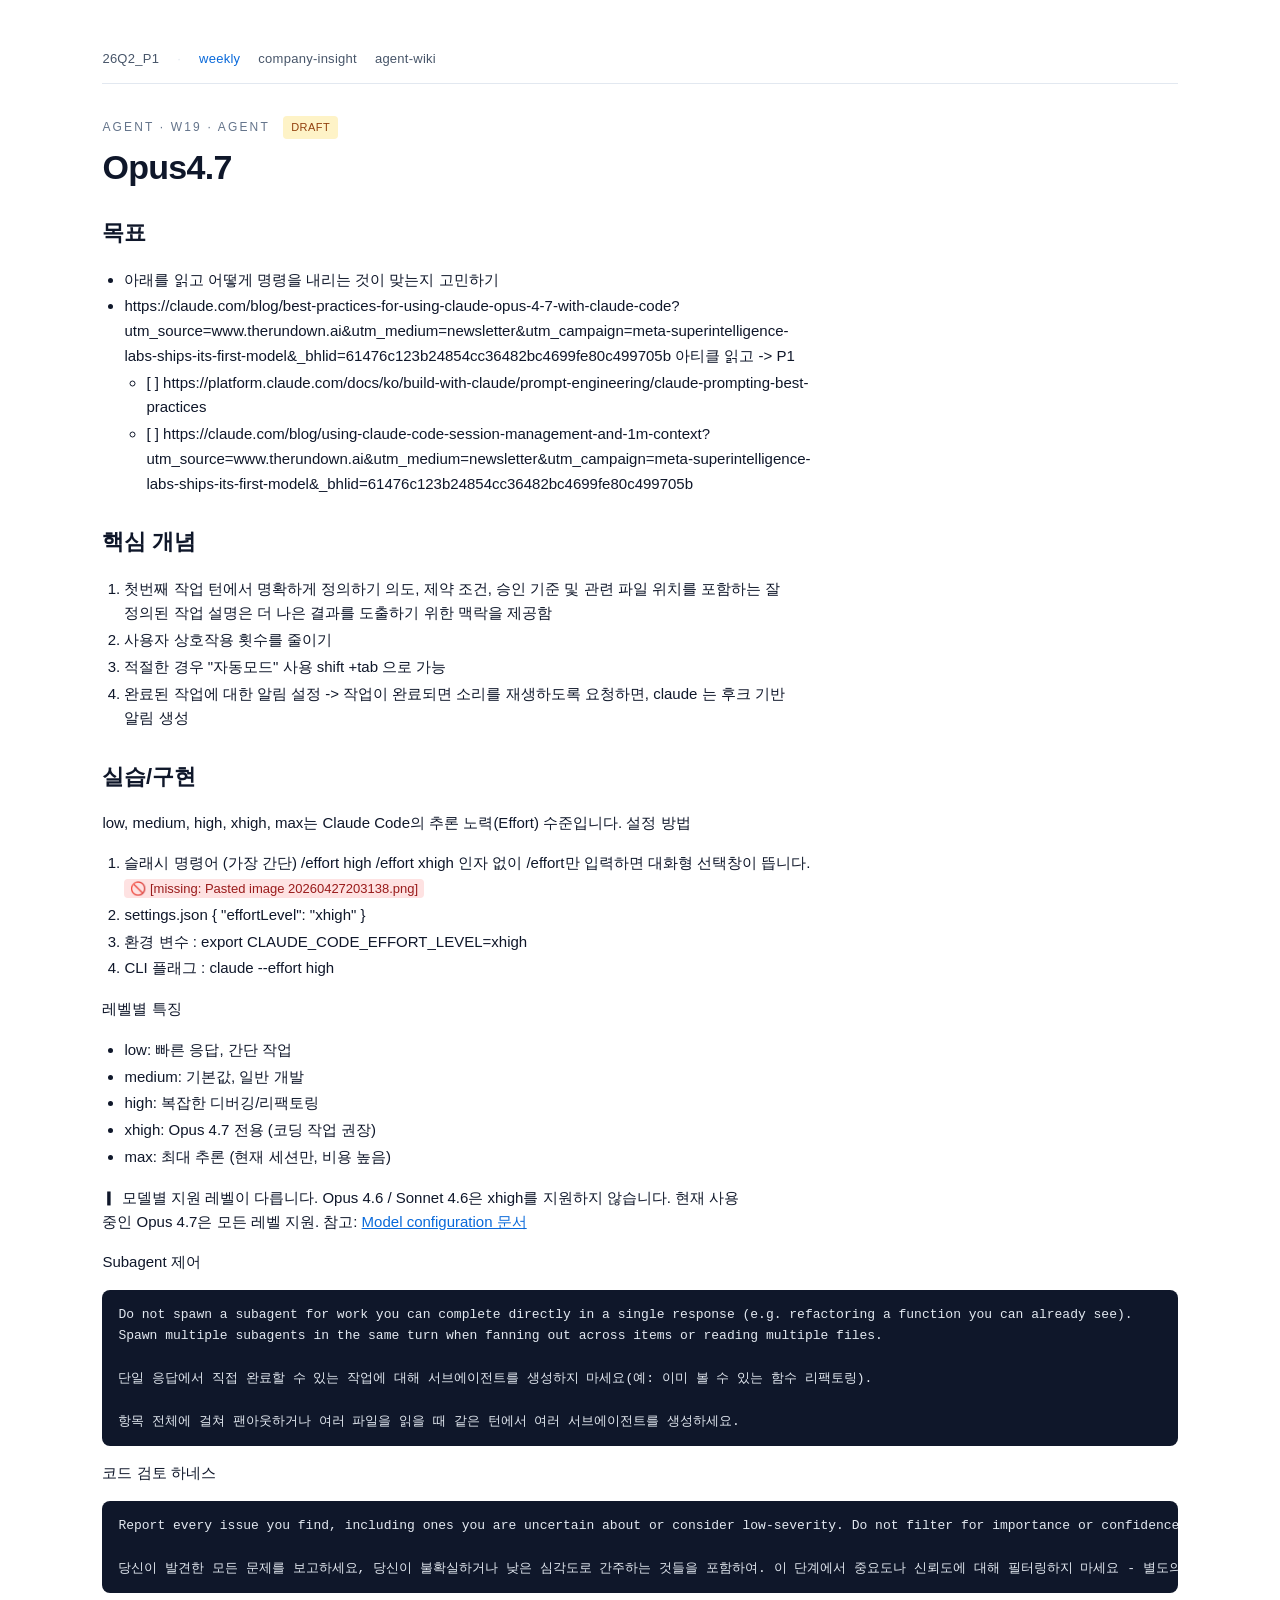
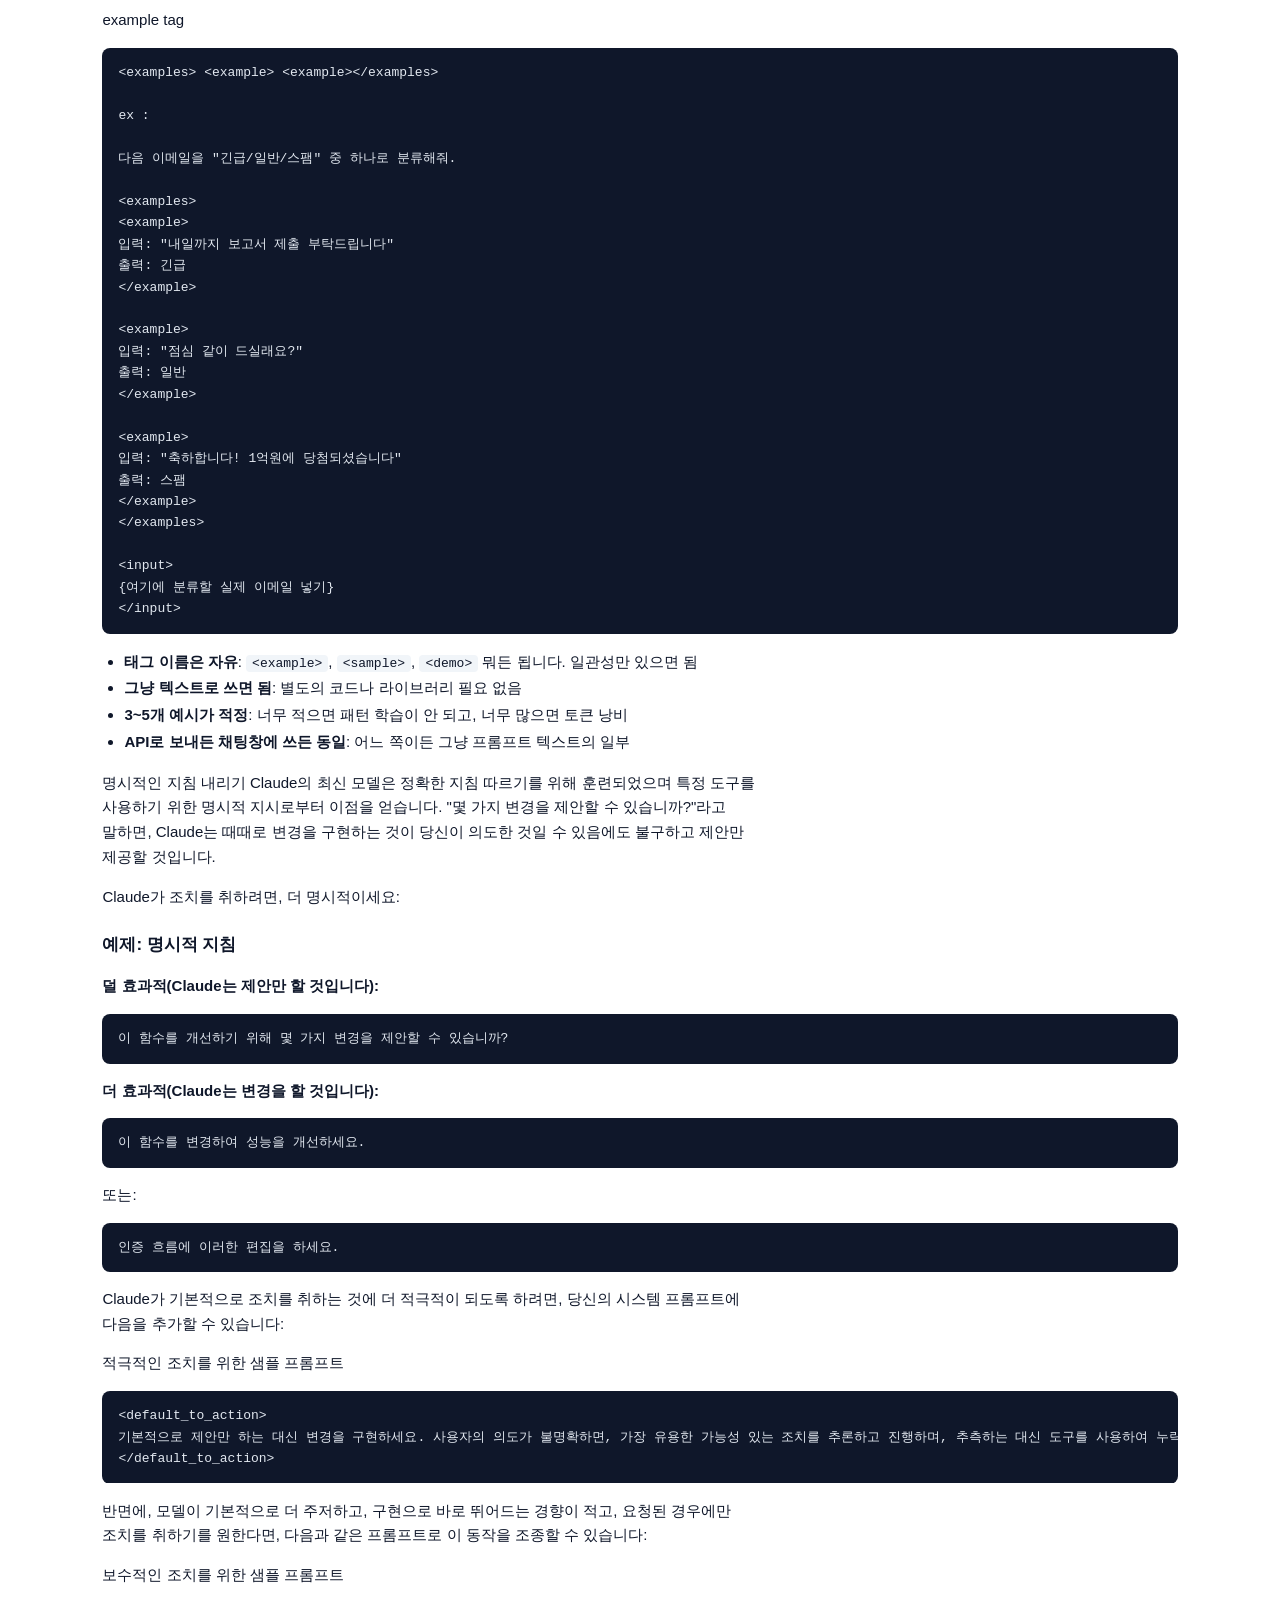
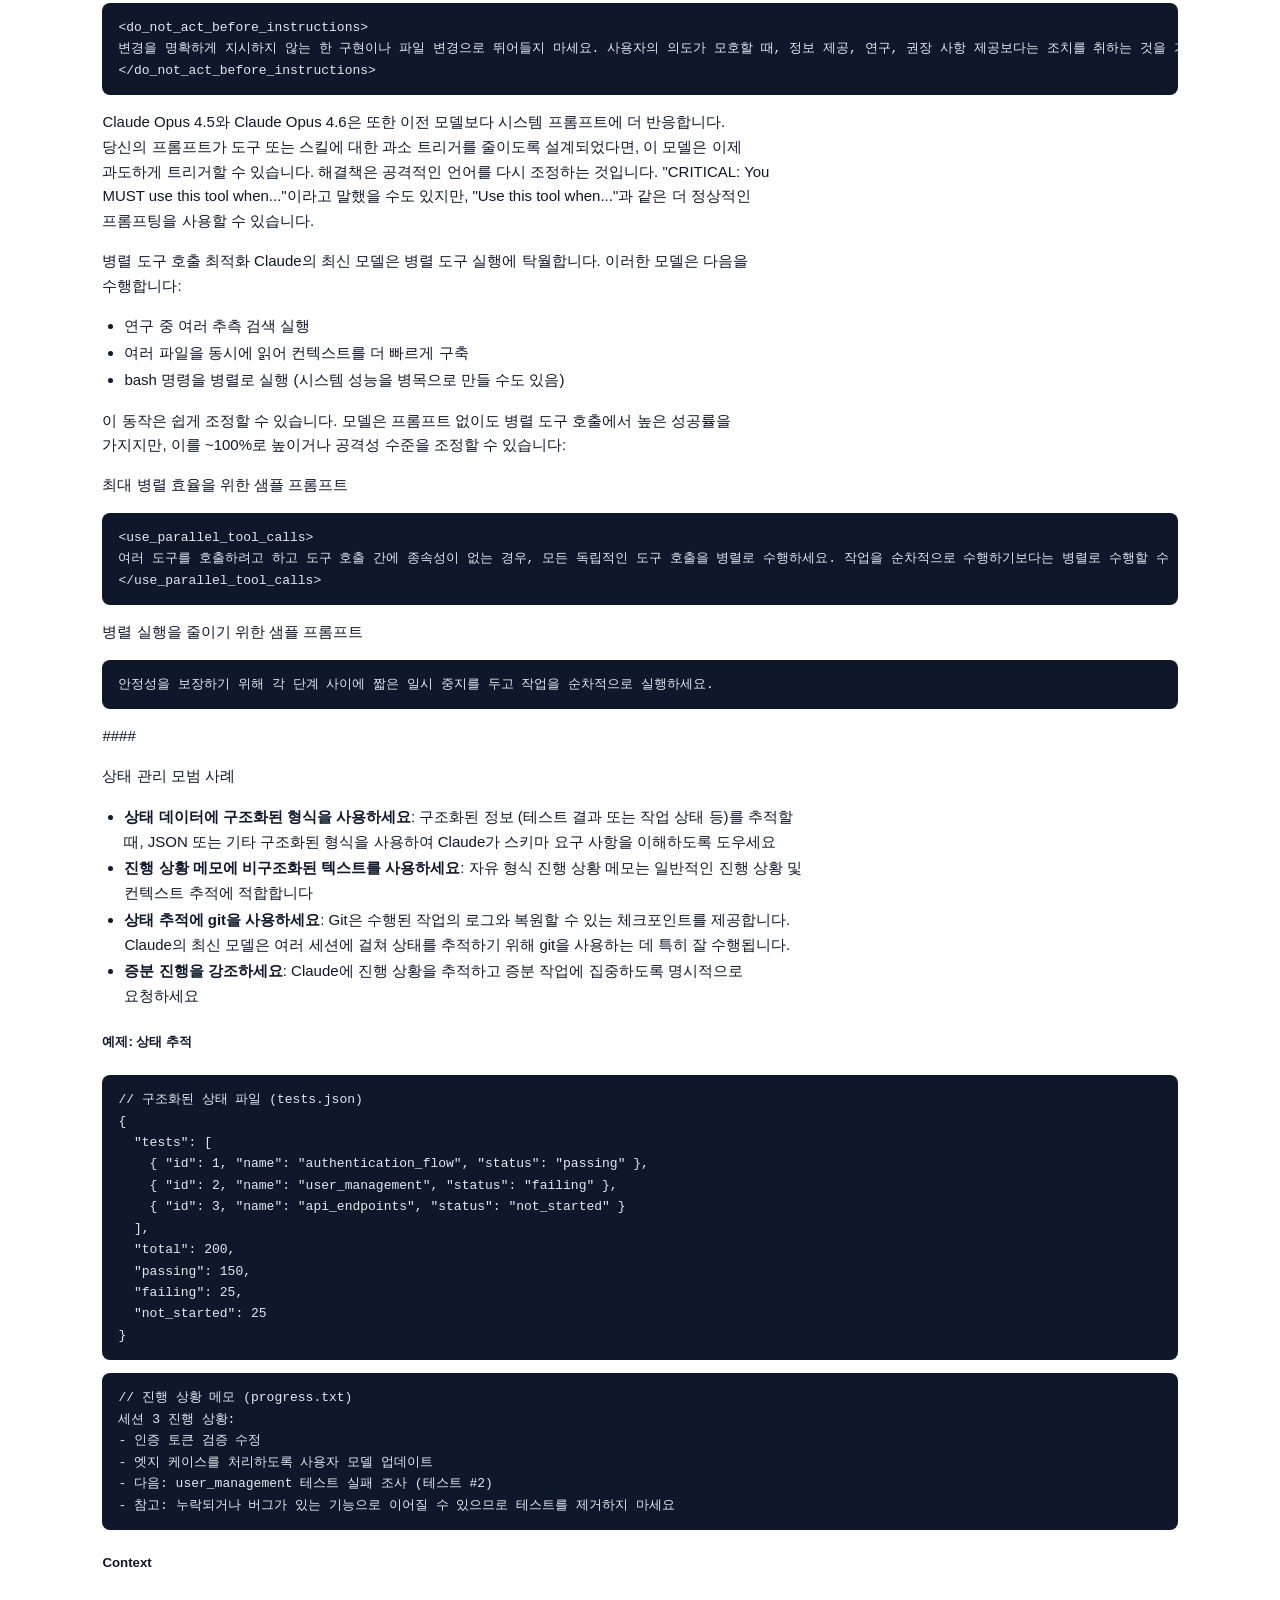
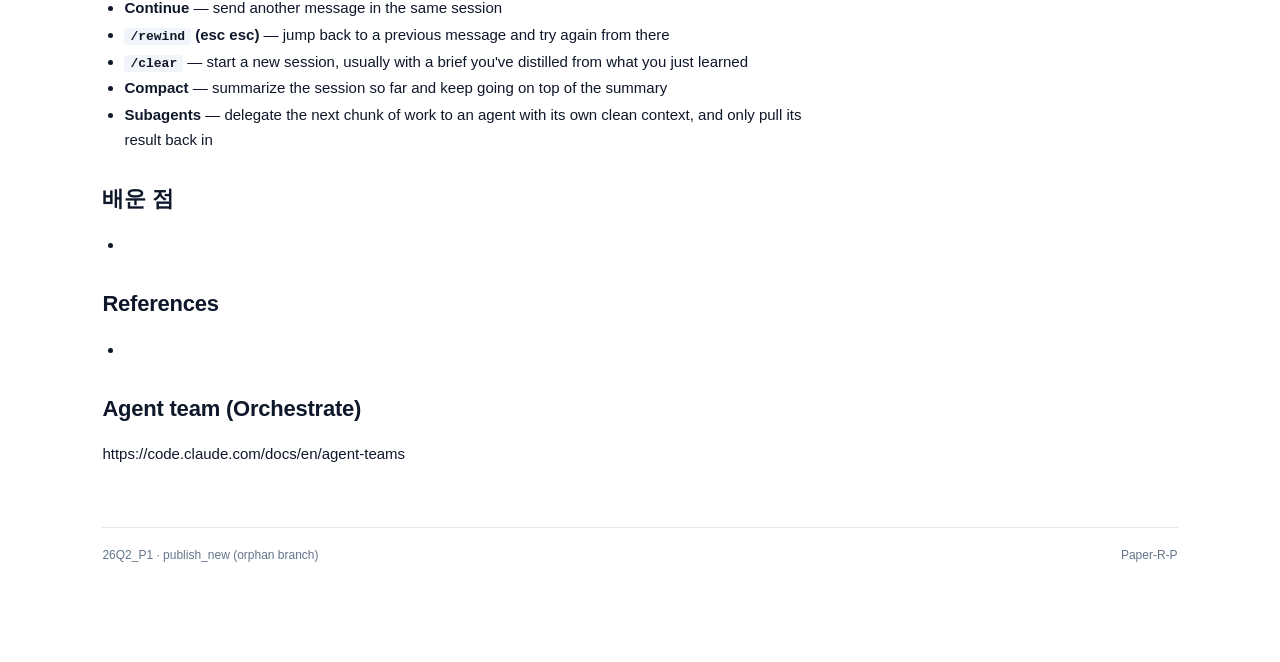
<file: notes/Agent-Opus4.7.html>
<!doctype html>
<html lang="ko">
<head>
  <meta charset="utf-8"/>
  <meta name="viewport" content="width=device-width,initial-scale=1"/>
  <title>Opus4.7 — 26Q2_P1</title>
  <link rel="stylesheet" href="../style.css"/>
</head>
<body>
  <div class="wrap">
    <nav class="top">
      <a href="../index.html">26Q2_P1</a>
      <span class="sep">·</span>
      <a href="../weekly/index.html" class="active">weekly</a>
      <a href="../company-insight/index.html">company-insight</a>
      <a href="../agent-wiki/index.html">agent-wiki</a>
    </nav>

    <header class="note-header">
      <div class="eyebrow">Agent · W19 · agent <span class="editorial-source draft">draft</span></div>
      <h1>Opus4.7</h1>
    </header>
    <article class="note-body">
<h2>목표</h2>
<ul>
<li>아래를 읽고 어떻게 명령을 내리는 것이 맞는지 고민하기 </li>
<li>https://claude.com/blog/best-practices-for-using-claude-opus-4-7-with-claude-code?utm_source=www.therundown.ai&utm_medium=newsletter&utm_campaign=meta-superintelligence-labs-ships-its-first-model&_bhlid=61476c123b24854cc36482bc4699fe80c499705b  아티클 읽고 -> P1
<ul>
<li>[ ] https://platform.claude.com/docs/ko/build-with-claude/prompt-engineering/claude-prompting-best-practices</li>
<li>[ ] https://claude.com/blog/using-claude-code-session-management-and-1m-context?utm_source=www.therundown.ai&utm_medium=newsletter&utm_campaign=meta-superintelligence-labs-ships-its-first-model&_bhlid=61476c123b24854cc36482bc4699fe80c499705b</li>
</ul></li>
</ul>
<h2>핵심 개념</h2>
<ol>
<li>첫번째 작업 턴에서 명확하게 정의하기 의도, 제약 조건, 승인 기준 및 관련 파일 위치를 포함하는 잘 정의된 작업 설명은 더 나은 결과를 도출하기 위한 맥락을 제공함 </li>
<li>사용자 상호작용 횟수를 줄이기</li>
<li>적절한 경우 "자동모드" 사용 shift +tab 으로 가능</li>
<li>완료된 작업에 대한 알림 설정 -> 작업이 완료되면 소리를 재생하도록 요청하면, claude 는 후크 기반 알림 생성 </li>
</ol>
<h2>실습/구현</h2>
<p>low, medium, high, xhigh, max는 Claude Code의 추론 노력(Effort) 수준입니다. 설정 방법</p>
<ol>
<li>슬래시 명령어 (가장 간단) /effort high /effort xhigh 인자 없이 /effort만 입력하면 대화형 선택창이 뜹니다. <span class="missing-asset" title="자산 누락">🚫 [missing: Pasted image 20260427203138.png]</span></li>
<li>settings.json { "effortLevel": "xhigh" }</li>
<li>환경 변수 : export CLAUDE_CODE_EFFORT_LEVEL=xhigh</li>
<li>CLI 플래그 : claude --effort high</li>
</ol>
<p>레벨별 특징</p>
<ul>
<li>low: 빠른 응답, 간단 작업</li>
<li>medium: 기본값, 일반 개발</li>
<li>high: 복잡한 디버깅/리팩토링</li>
<li>xhigh: Opus 4.7 전용 (코딩 작업 권장)</li>
<li>max: 최대 추론 (현재 세션만, 비용 높음)</li>
</ul>
<p>▎ 모델별 지원 레벨이 다릅니다. Opus 4.6 / Sonnet 4.6은 xhigh를 지원하지  않습니다. 현재 사용 중인 Opus 4.7은 모든 레벨 지원.  참고: <a href="https://code.claude.com/docs/en/model-config">Model configuration 문서</a></p>
<p>Subagent 제어 </p>
<pre class="code"><code class="lang-">Do not spawn a subagent for work you can complete directly in a single response (e.g. refactoring a function you can already see).
Spawn multiple subagents in the same turn when fanning out across items or reading multiple files.

단일 응답에서 직접 완료할 수 있는 작업에 대해 서브에이전트를 생성하지 마세요(예: 이미 볼 수 있는 함수 리팩토링).

항목 전체에 걸쳐 팬아웃하거나 여러 파일을 읽을 때 같은 턴에서 여러 서브에이전트를 생성하세요.
</code></pre>
<p>코드 검토 하네스 </p>
<pre class="code"><code class="lang-">Report every issue you find, including ones you are uncertain about or consider low-severity. Do not filter for importance or confidence at this stage - a separate verification step will do that. Your goal here is coverage: it is better to surface a finding that later gets filtered out than to silently drop a real bug. For each finding, include your confidence level and an estimated severity so a downstream filter can rank them.

당신이 발견한 모든 문제를 보고하세요, 당신이 불확실하거나 낮은 심각도로 간주하는 것들을 포함하여. 이 단계에서 중요도나 신뢰도에 대해 필터링하지 마세요 - 별도의 검증 단계가 그렇게 할 것입니다. 당신의 목표는 여기서 범위입니다: 나중에 필터링되는 발견을 표면화하는 것이 조용히 실제 버그를 떨어뜨리는 것보다 낫습니다. 각 발견에 대해 당신의 신뢰 수준과 다운스트림 필터가 순위를 매길 수 있도록 추정된 심각도를 포함하세요.</code></pre>
<p>example tag </p>
<pre class="code"><code class="lang-">&lt;examples&gt; &lt;example&gt; &lt;example&gt;&lt;/examples&gt;

ex : 

다음 이메일을 &quot;긴급/일반/스팸&quot; 중 하나로 분류해줘.

&lt;examples&gt;
&lt;example&gt;
입력: &quot;내일까지 보고서 제출 부탁드립니다&quot;
출력: 긴급
&lt;/example&gt;

&lt;example&gt;
입력: &quot;점심 같이 드실래요?&quot;
출력: 일반
&lt;/example&gt;

&lt;example&gt;
입력: &quot;축하합니다! 1억원에 당첨되셨습니다&quot;
출력: 스팸
&lt;/example&gt;
&lt;/examples&gt;

&lt;input&gt;
{여기에 분류할 실제 이메일 넣기}
&lt;/input&gt;</code></pre>
<ul>
<li><strong>태그 이름은 자유</strong>: <code>&lt;example&gt;</code>, <code>&lt;sample&gt;</code>, <code>&lt;demo&gt;</code> 뭐든 됩니다. 일관성만 있으면 됨</li>
<li><strong>그냥 텍스트로 쓰면 됨</strong>: 별도의 코드나 라이브러리 필요 없음</li>
<li><strong>3~5개 예시가 적정</strong>: 너무 적으면 패턴 학습이 안 되고, 너무 많으면 토큰 낭비</li>
<li><strong>API로 보내든 채팅창에 쓰든 동일</strong>: 어느 쪽이든 그냥 프롬프트 텍스트의 일부</li>
</ul>
<p>명시적인 지침 내리기  Claude의 최신 모델은 정확한 지침 따르기를 위해 훈련되었으며 특정 도구를 사용하기 위한 명시적 지시로부터 이점을 얻습니다. "몇 가지 변경을 제안할 수 있습니까?"라고 말하면, Claude는 때때로 변경을 구현하는 것이 당신이 의도한 것일 수 있음에도 불구하고 제안만 제공할 것입니다.</p>
<p>Claude가 조치를 취하려면, 더 명시적이세요:</p>
<h3>예제: 명시적 지침</h3>
<p><strong>덜 효과적(Claude는 제안만 할 것입니다):</strong></p>
<pre class="code"><code class="lang-">이 함수를 개선하기 위해 몇 가지 변경을 제안할 수 있습니까?</code></pre>
<p><strong>더 효과적(Claude는 변경을 할 것입니다):</strong></p>
<pre class="code"><code class="lang-">이 함수를 변경하여 성능을 개선하세요.</code></pre>
<p>또는:</p>
<pre class="code"><code class="lang-">인증 흐름에 이러한 편집을 하세요.</code></pre>
<p>Claude가 기본적으로 조치를 취하는 것에 더 적극적이 되도록 하려면, 당신의 시스템 프롬프트에 다음을 추가할 수 있습니다:</p>
<p>적극적인 조치를 위한 샘플 프롬프트</p>
<pre class="code"><code class="lang-">&lt;default_to_action&gt;
기본적으로 제안만 하는 대신 변경을 구현하세요. 사용자의 의도가 불명확하면, 가장 유용한 가능성 있는 조치를 추론하고 진행하며, 추측하는 대신 도구를 사용하여 누락된 세부 사항을 발견하세요. 도구 호출(예: 파일 편집 또는 읽기)이 의도되었는지 여부에 대한 사용자의 의도를 추론하고 그에 따라 행동하세요.
&lt;/default_to_action&gt;</code></pre>
<p>반면에, 모델이 기본적으로 더 주저하고, 구현으로 바로 뛰어드는 경향이 적고, 요청된 경우에만 조치를 취하기를 원한다면, 다음과 같은 프롬프트로 이 동작을 조종할 수 있습니다:</p>
<p>보수적인 조치를 위한 샘플 프롬프트</p>
<pre class="code"><code class="lang-">&lt;do_not_act_before_instructions&gt;
변경을 명확하게 지시하지 않는 한 구현이나 파일 변경으로 뛰어들지 마세요. 사용자의 의도가 모호할 때, 정보 제공, 연구, 권장 사항 제공보다는 조치를 취하는 것을 기본값으로 하세요. 사용자가 명시적으로 편집, 수정, 또는 구현을 요청할 때만 진행하세요.
&lt;/do_not_act_before_instructions&gt;</code></pre>
<p>Claude Opus 4.5와 Claude Opus 4.6은 또한 이전 모델보다 시스템 프롬프트에 더 반응합니다. 당신의 프롬프트가 도구 또는 스킬에 대한 과소 트리거를 줄이도록 설계되었다면, 이 모델은 이제 과도하게 트리거할 수 있습니다. 해결책은 공격적인 언어를 다시 조정하는 것입니다. "CRITICAL: You MUST use this tool when..."이라고 말했을 수도 있지만, "Use this tool when..."과 같은 더 정상적인 프롬프팅을 사용할 수 있습니다.</p>
<p>병렬 도구 호출 최적화  Claude의 최신 모델은 병렬 도구 실행에 탁월합니다. 이러한 모델은 다음을 수행합니다:</p>
<ul>
<li>연구 중 여러 추측 검색 실행</li>
<li>여러 파일을 동시에 읽어 컨텍스트를 더 빠르게 구축</li>
<li>bash 명령을 병렬로 실행 (시스템 성능을 병목으로 만들 수도 있음)</li>
</ul>
<p>이 동작은 쉽게 조정할 수 있습니다. 모델은 프롬프트 없이도 병렬 도구 호출에서 높은 성공률을 가지지만, 이를 ~100%로 높이거나 공격성 수준을 조정할 수 있습니다:</p>
<p>최대 병렬 효율을 위한 샘플 프롬프트</p>
<pre class="code"><code class="lang-">&lt;use_parallel_tool_calls&gt;
여러 도구를 호출하려고 하고 도구 호출 간에 종속성이 없는 경우, 모든 독립적인 도구 호출을 병렬로 수행하세요. 작업을 순차적으로 수행하기보다는 병렬로 수행할 수 있을 때마다 도구를 동시에 호출하는 것을 우선시하세요. 예를 들어, 3개의 파일을 읽을 때 3개의 도구 호출을 병렬로 실행하여 3개의 파일을 모두 동시에 컨텍스트로 읽으세요. 속도와 효율성을 높이기 위해 가능한 한 병렬 도구 호출의 사용을 최대화하세요. 그러나 일부 도구 호출이 매개변수와 같은 종속 값을 알려주기 위해 이전 호출에 종속된 경우, 이러한 도구를 병렬로 호출하지 말고 대신 순차적으로 호출하세요. 도구 호출에서 자리 표시자를 사용하거나 누락된 매개변수를 추측하지 마세요.
&lt;/use_parallel_tool_calls&gt;</code></pre>
<p>병렬 실행을 줄이기 위한 샘플 프롬프트</p>
<pre class="code"><code class="lang-">안정성을 보장하기 위해 각 단계 사이에 짧은 일시 중지를 두고 작업을 순차적으로 실행하세요.</code></pre>
<p>#### </p>
<p>상태 관리 모범 사례</p>
<ul>
<li><strong>상태 데이터에 구조화된 형식을 사용하세요</strong>: 구조화된 정보 (테스트 결과 또는 작업 상태 등)를 추적할 때, JSON 또는 기타 구조화된 형식을 사용하여 Claude가 스키마 요구 사항을 이해하도록 도우세요</li>
<li><strong>진행 상황 메모에 비구조화된 텍스트를 사용하세요</strong>: 자유 형식 진행 상황 메모는 일반적인 진행 상황 및 컨텍스트 추적에 적합합니다</li>
<li><strong>상태 추적에 git을 사용하세요</strong>: Git은 수행된 작업의 로그와 복원할 수 있는 체크포인트를 제공합니다. Claude의 최신 모델은 여러 세션에 걸쳐 상태를 추적하기 위해 git을 사용하는 데 특히 잘 수행됩니다.</li>
<li><strong>증분 진행을 강조하세요</strong>: Claude에 진행 상황을 추적하고 증분 작업에 집중하도록 명시적으로 요청하세요</li>
</ul>
<h5>예제: 상태 추적</h5>
<pre class="code"><code class="lang-">// 구조화된 상태 파일 (tests.json)
{
  &quot;tests&quot;: [
    { &quot;id&quot;: 1, &quot;name&quot;: &quot;authentication_flow&quot;, &quot;status&quot;: &quot;passing&quot; },
    { &quot;id&quot;: 2, &quot;name&quot;: &quot;user_management&quot;, &quot;status&quot;: &quot;failing&quot; },
    { &quot;id&quot;: 3, &quot;name&quot;: &quot;api_endpoints&quot;, &quot;status&quot;: &quot;not_started&quot; }
  ],
  &quot;total&quot;: 200,
  &quot;passing&quot;: 150,
  &quot;failing&quot;: 25,
  &quot;not_started&quot;: 25
}</code></pre>
<pre class="code"><code class="lang-">// 진행 상황 메모 (progress.txt)
세션 3 진행 상황:
- 인증 토큰 검증 수정
- 엣지 케이스를 처리하도록 사용자 모델 업데이트
- 다음: user_management 테스트 실패 조사 (테스트 #2)
- 참고: 누락되거나 버그가 있는 기능으로 이어질 수 있으므로 테스트를 제거하지 마세요</code></pre>
<h5>Context</h5>
<ul>
<li><strong>Continue</strong> — send another message in the same session</li>
<li><strong><code>/rewind</code> (esc esc)</strong> — jump back to a previous message and try again from there</li>
<li><strong><code>/clear</code></strong> — start a new session, usually with a brief you've distilled from what you just learned</li>
<li><strong>Compact</strong> — summarize the session so far and keep going on top of the summary</li>
<li><strong>Subagents</strong> — delegate the next chunk of work to an agent with its own clean context, and only pull its result back in</li>
</ul>
<h2>배운 점</h2>
<ul>
<li></li>
</ul>
<h2>References</h2>
<ul>
<li></li>
</ul>
<h2>Agent team (Orchestrate)</h2>
<p>https://code.claude.com/docs/en/agent-teams</p>
    </article>

    <footer>
      <span>26Q2_P1 · publish_new (orphan branch)</span>
      <span>Paper-R-P</span>
    </footer>
  </div>
</body>
</html>
</file>
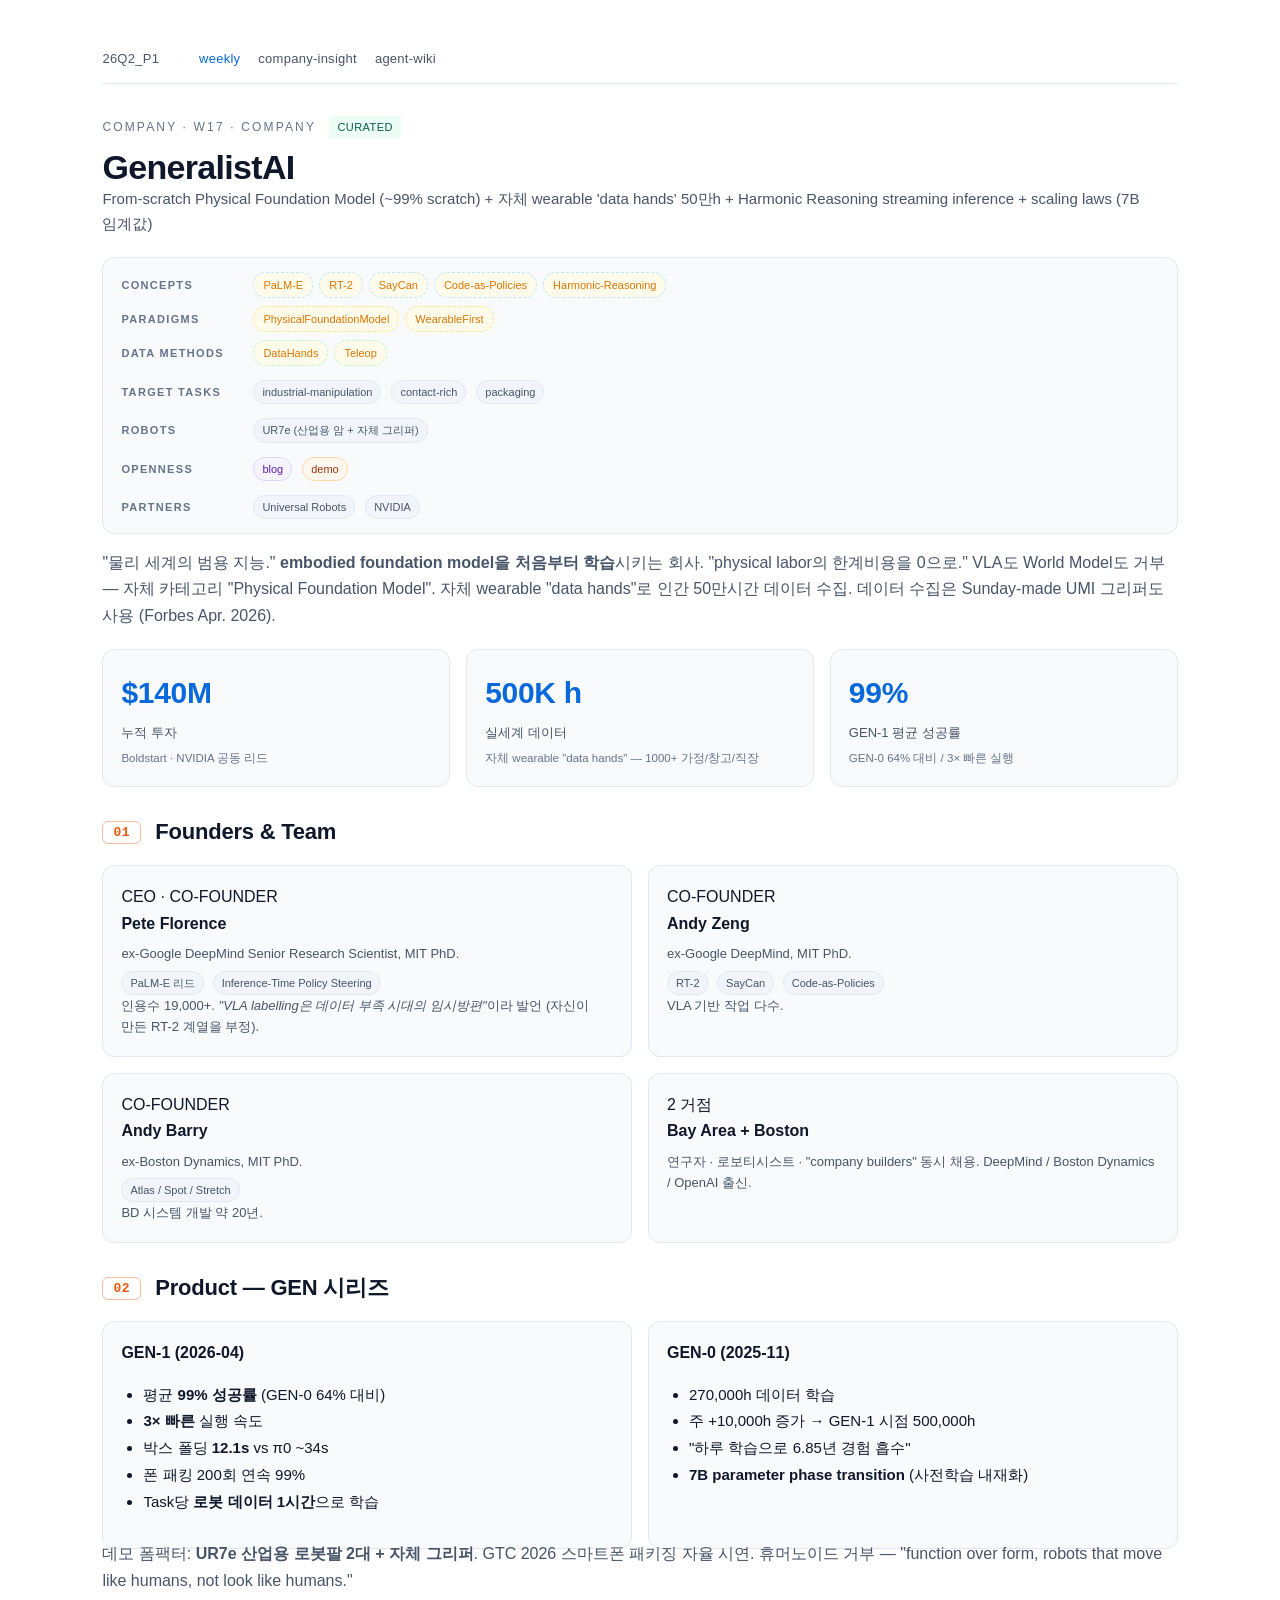
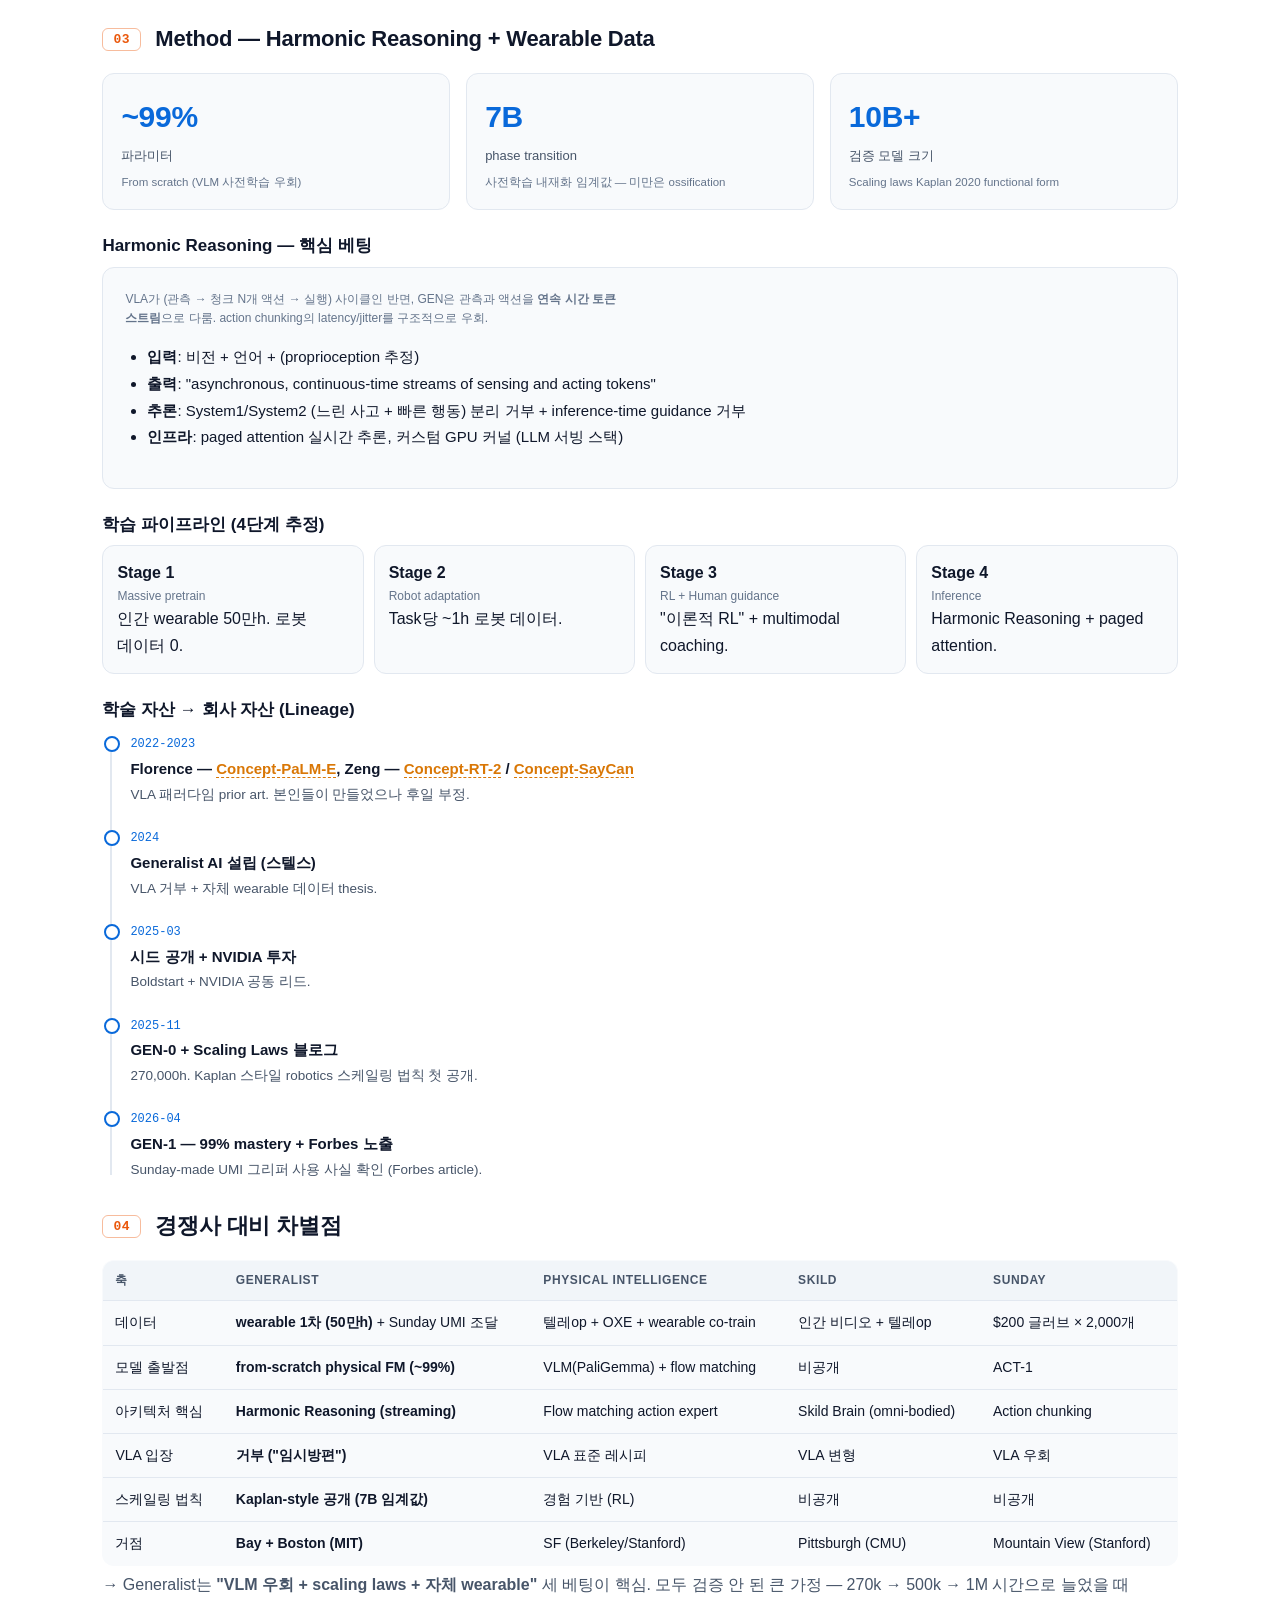
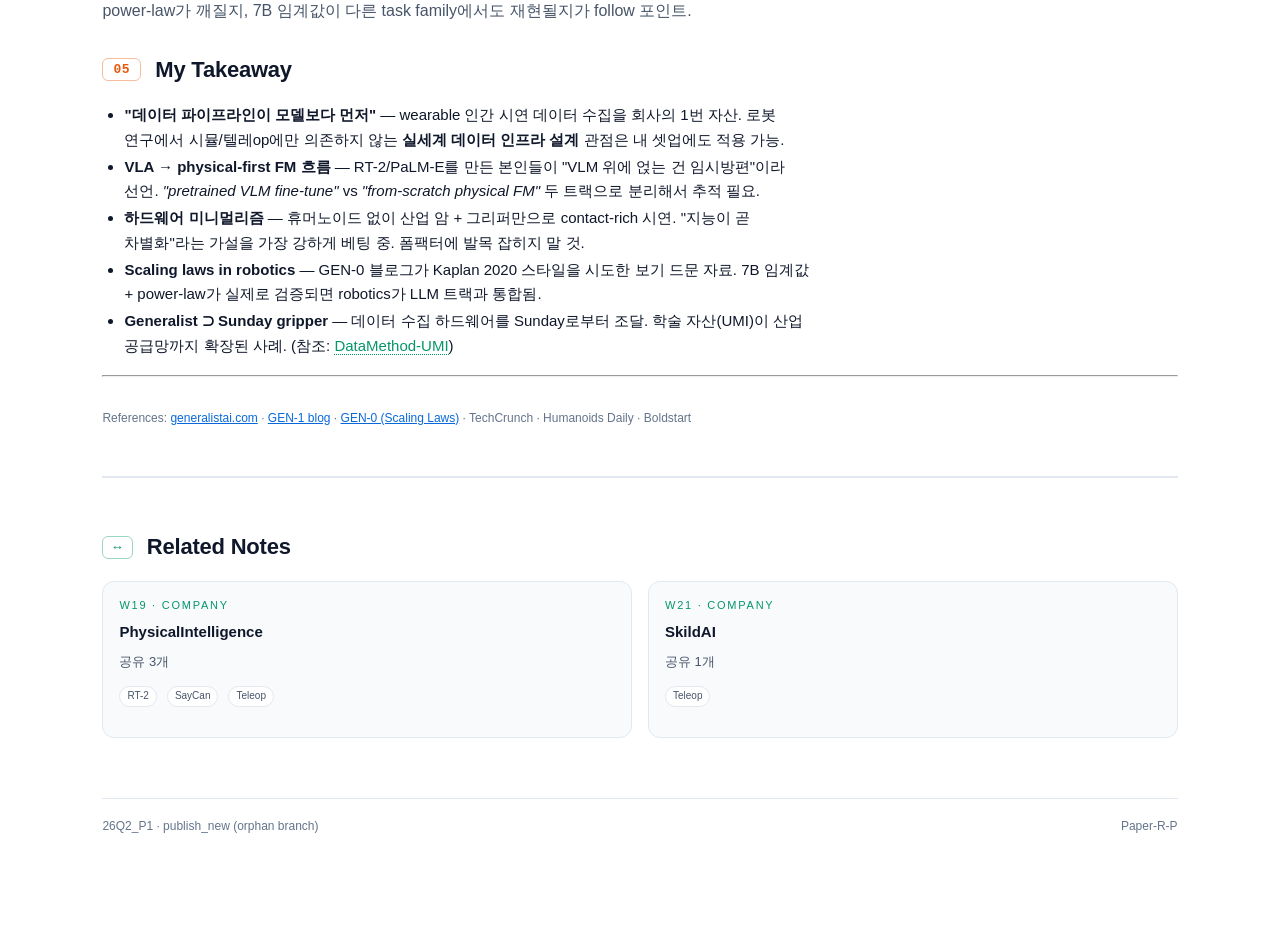
<file: notes/Company-GeneralistAI.html>
<!doctype html>
<html lang="ko">
<head>
  <meta charset="utf-8"/>
  <meta name="viewport" content="width=device-width,initial-scale=1"/>
  <title>GeneralistAI — 26Q2_P1</title>
  <link rel="stylesheet" href="../style.css"/>
</head>
<body>
  <div class="wrap">
    <nav class="top">
      <a href="../index.html">26Q2_P1</a>
      <span class="sep">·</span>
      <a href="../weekly/index.html" class="active">weekly</a>
      <a href="../company-insight/index.html">company-insight</a>
      <a href="../agent-wiki/index.html">agent-wiki</a>
    </nav>

    <header class="note-header">
      <div class="eyebrow">Company · W17 · company <span class="editorial-source curated">curated</span></div>
      <h1>GeneralistAI</h1>
      <p class="lead">From-scratch Physical Foundation Model (~99% scratch) + 자체 wearable &#x27;data hands&#x27; 50만h + Harmonic Reasoning streaming inference + scaling laws (7B 임계값)</p>
    </header>
    <div class="hero-meta">
      <div class="meta-row">
        <span class="meta-label">Concepts</span>
        <div class="chips"><a class="chip k-Concept broken" href="./Concept-PaLM-E.html">PaLM-E</a><a class="chip k-Concept broken" href="./Concept-RT-2.html">RT-2</a><a class="chip k-Concept broken" href="./Concept-SayCan.html">SayCan</a><a class="chip k-Concept broken" href="./Concept-Code-as-Policies.html">Code-as-Policies</a><a class="chip k-Concept broken" href="./Concept-Harmonic-Reasoning.html">Harmonic-Reasoning</a></div>
      </div>
      <div class="meta-row">
        <span class="meta-label">Paradigms</span>
        <div class="chips"><a class="chip k-Paradigm broken" href="./Paradigm-PhysicalFoundationModel.html">PhysicalFoundationModel</a><a class="chip k-Paradigm broken" href="./Paradigm-WearableFirst.html">WearableFirst</a></div>
      </div>
      <div class="meta-row">
        <span class="meta-label">Data Methods</span>
        <div class="chips"><a class="chip k-DataMethod broken" href="./DataMethod-DataHands.html">DataHands</a><a class="chip k-DataMethod broken" href="./DataMethod-Teleop.html">Teleop</a></div>
      </div>
      <div class="meta-row">
        <span class="meta-label">Target Tasks</span>
        <div class="chips"><span class="pill industrial-manipulation">industrial-manipulation</span><span class="pill contact-rich">contact-rich</span><span class="pill packaging">packaging</span></div>
      </div>
      <div class="meta-row">
        <span class="meta-label">Robots</span>
        <div class="chips"><span class="pill UR7e (산업용 암 + 자체 그리퍼)">UR7e (산업용 암 + 자체 그리퍼)</span></div>
      </div>
      <div class="meta-row">
        <span class="meta-label">Openness</span>
        <div class="chips"><span class="pill openness-blog">blog</span><span class="pill openness-demo">demo</span></div>
      </div>
      <div class="meta-row">
        <span class="meta-label">Partners</span>
        <div class="chips"><span class="pill Universal Robots">Universal Robots</span><span class="pill NVIDIA">NVIDIA</span></div>
      </div>
    </div>
    <article class="note-body">
<div class="lead">"물리 세계의 범용 지능." <strong>embodied foundation model을 처음부터 학습</strong>시키는 회사. "physical labor의 한계비용을 0으로." VLA도 World Model도 거부 — 자체 카테고리 "Physical Foundation Model". 자체 wearable "data hands"로 인간 50만시간 데이터 수집. 데이터 수집은 Sunday-made UMI 그리퍼도 사용 (Forbes Apr. 2026).</div>
<div class="grid-3">
  <div class="stat">
    <div class="num">$140M</div>
    <div class="lbl">누적 투자</div>
    <div class="sub">Boldstart · NVIDIA 공동 리드</div>
  </div>
  <div class="stat">
    <div class="num">500K h</div>
    <div class="lbl">실세계 데이터</div>
    <div class="sub">자체 wearable "data hands" — 1000+ 가정/창고/직장</div>
  </div>
  <div class="stat">
    <div class="num">99%</div>
    <div class="lbl">GEN-1 평균 성공률</div>
    <div class="sub">GEN-0 64% 대비 / 3× 빠른 실행</div>
  </div>
</div>
<div class="h2-numbered"><span class="num">01</span><h2>Founders &amp; Team</h2></div>
<div class="grid-2">
  <div class="card">
    <div class="role">CEO · CO-FOUNDER</div>
    <h3>Pete Florence</h3>
    <p>ex-Google DeepMind Senior Research Scientist, MIT PhD.</p>
    <span class="pill">PaLM-E 리드</span>
    <span class="pill">Inference-Time Policy Steering</span>
    <p>인용수 19,000+. <em>"VLA labelling은 데이터 부족 시대의 임시방편"</em>이라 발언 (자신이 만든 RT-2 계열을 부정).</p>
  </div>
  <div class="card">
    <div class="role">CO-FOUNDER</div>
    <h3>Andy Zeng</h3>
    <p>ex-Google DeepMind, MIT PhD.</p>
    <span class="pill">RT-2</span>
    <span class="pill">SayCan</span>
    <span class="pill">Code-as-Policies</span>
    <p>VLA 기반 작업 다수.</p>
  </div>
  <div class="card">
    <div class="role">CO-FOUNDER</div>
    <h3>Andy Barry</h3>
    <p>ex-Boston Dynamics, MIT PhD.</p>
    <span class="pill">Atlas / Spot / Stretch</span>
    <p>BD 시스템 개발 약 20년.</p>
  </div>
  <div class="card">
    <div class="role">2 거점</div>
    <h3>Bay Area + Boston</h3>
    <p>연구자 · 로보티시스트 · "company builders" 동시 채용. DeepMind / Boston Dynamics / OpenAI 출신.</p>
  </div>
</div>
<div class="h2-numbered"><span class="num">02</span><h2>Product — GEN 시리즈</h2></div>
<div class="grid-2">
  <div class="card">
    <h3>GEN-1 (2026-04)</h3>
    <ul>
      <li>평균 <strong>99% 성공률</strong> (GEN-0 64% 대비)</li>
      <li><strong>3× 빠른</strong> 실행 속도</li>
      <li>박스 폴딩 <strong>12.1s</strong> vs π0 ~34s</li>
      <li>폰 패킹 200회 연속 99%</li>
      <li>Task당 <strong>로봇 데이터 1시간</strong>으로 학습</li>
    </ul>
  </div>
  <div class="card">
    <h3>GEN-0 (2025-11)</h3>
    <ul>
      <li>270,000h 데이터 학습</li>
      <li>주 +10,000h 증가 → GEN-1 시점 500,000h</li>
      <li>"하루 학습으로 6.85년 경험 흡수"</li>
      <li><strong>7B parameter phase transition</strong> (사전학습 내재화)</li>
    </ul>
  </div>
</div>
<div class="lead">데모 폼팩터: <strong>UR7e 산업용 로봇팔 2대 + 자체 그리퍼</strong>. GTC 2026 스마트폰 패키징 자율 시연. 휴머노이드 거부 — "function over form, robots that move like humans, not look like humans."</div>
<div class="h2-numbered"><span class="num">03</span><h2>Method — Harmonic Reasoning + Wearable Data</h2></div>
<div class="grid-3">
  <div class="stat">
    <div class="num">~99%</div>
    <div class="lbl">파라미터</div>
    <div class="sub">From scratch (VLM 사전학습 우회)</div>
  </div>
  <div class="stat">
    <div class="num">7B</div>
    <div class="lbl">phase transition</div>
    <div class="sub">사전학습 내재화 임계값 — 미만은 ossification</div>
  </div>
  <div class="stat">
    <div class="num">10B+</div>
    <div class="lbl">검증 모델 크기</div>
    <div class="sub">Scaling laws Kaplan 2020 functional form</div>
  </div>
</div>
<h3>Harmonic Reasoning — 핵심 베팅</h3>
<div class="diagram">
  <p class="cap">VLA가 (관측 → 청크 N개 액션 → 실행) 사이클인 반면, GEN은 관측과 액션을 <strong>연속 시간 토큰 스트림</strong>으로 다룸. action chunking의 latency/jitter를 구조적으로 우회.</p>
  <ul>
    <li><strong>입력</strong>: 비전 + 언어 + (proprioception 추정)</li>
    <li><strong>출력</strong>: "asynchronous, continuous-time streams of sensing and acting tokens"</li>
    <li><strong>추론</strong>: System1/System2 (느린 사고 + 빠른 행동) 분리 거부 + inference-time guidance 거부</li>
    <li><strong>인프라</strong>: paged attention 실시간 추론, 커스텀 GPU 커널 (LLM 서빙 스택)</li>
  </ul>
</div>
<h3>학습 파이프라인 (4단계 추정)</h3>
<div class="pipeline">
  <div class="stage"><strong>Stage 1</strong><div class="kind">Massive pretrain</div>인간 wearable 50만h. 로봇 데이터 0.</div>
  <div class="stage"><strong>Stage 2</strong><div class="kind">Robot adaptation</div>Task당 ~1h 로봇 데이터.</div>
  <div class="stage"><strong>Stage 3</strong><div class="kind">RL + Human guidance</div>"이론적 RL" + multimodal coaching.</div>
  <div class="stage"><strong>Stage 4</strong><div class="kind">Inference</div>Harmonic Reasoning + paged attention.</div>
</div>
<h3>학술 자산 → 회사 자산 (Lineage)</h3>
<ul class="timeline">
  <li class="tl-item">
    <div class="date">2022-2023</div>
    <div class="ev">Florence — <a class="wl wl-broken" href="#" title="아직 없는 노트">Concept-PaLM-E</a>, Zeng — <a class="wl wl-broken" href="#" title="아직 없는 노트">Concept-RT-2</a> / <a class="wl wl-broken" href="#" title="아직 없는 노트">Concept-SayCan</a></div>
    <div class="desc">VLA 패러다임 prior art. 본인들이 만들었으나 후일 부정.</div>
  </li>
  <li class="tl-item">
    <div class="date">2024</div>
    <div class="ev">Generalist AI 설립 (스텔스)</div>
    <div class="desc">VLA 거부 + 자체 wearable 데이터 thesis.</div>
  </li>
  <li class="tl-item">
    <div class="date">2025-03</div>
    <div class="ev">시드 공개 + NVIDIA 투자</div>
    <div class="desc">Boldstart + NVIDIA 공동 리드.</div>
  </li>
  <li class="tl-item">
    <div class="date">2025-11</div>
    <div class="ev">GEN-0 + Scaling Laws 블로그</div>
    <div class="desc">270,000h. Kaplan 스타일 robotics 스케일링 법칙 첫 공개.</div>
  </li>
  <li class="tl-item">
    <div class="date">2026-04</div>
    <div class="ev">GEN-1 — 99% mastery + Forbes 노출</div>
    <div class="desc">Sunday-made UMI 그리퍼 사용 사실 확인 (Forbes article).</div>
  </li>
</ul>
<div class="h2-numbered"><span class="num">04</span><h2>경쟁사 대비 차별점</h2></div>
<table>
  <thead>
    <tr><th>축</th><th>Generalist</th><th>Physical Intelligence</th><th>Skild</th><th>Sunday</th></tr>
  </thead>
  <tbody>
    <tr>
      <td>데이터</td>
      <td><strong>wearable 1차 (50만h)</strong> + Sunday UMI 조달</td>
      <td>텔레op + OXE + wearable co-train</td>
      <td>인간 비디오 + 텔레op</td>
      <td>$200 글러브 × 2,000개</td>
    </tr>
    <tr>
      <td>모델 출발점</td>
      <td><strong>from-scratch physical FM (~99%)</strong></td>
      <td>VLM(PaliGemma) + flow matching</td>
      <td>비공개</td>
      <td>ACT-1</td>
    </tr>
    <tr>
      <td>아키텍처 핵심</td>
      <td><strong>Harmonic Reasoning (streaming)</strong></td>
      <td>Flow matching action expert</td>
      <td>Skild Brain (omni-bodied)</td>
      <td>Action chunking</td>
    </tr>
    <tr>
      <td>VLA 입장</td>
      <td><strong>거부 ("임시방편")</strong></td>
      <td>VLA 표준 레시피</td>
      <td>VLA 변형</td>
      <td>VLA 우회</td>
    </tr>
    <tr>
      <td>스케일링 법칙</td>
      <td><strong>Kaplan-style 공개 (7B 임계값)</strong></td>
      <td>경험 기반 (RL)</td>
      <td>비공개</td>
      <td>비공개</td>
    </tr>
    <tr>
      <td>거점</td>
      <td><strong>Bay + Boston (MIT)</strong></td>
      <td>SF (Berkeley/Stanford)</td>
      <td>Pittsburgh (CMU)</td>
      <td>Mountain View (Stanford)</td>
    </tr>
  </tbody>
</table>
<div class="lead">→ Generalist는 <strong>"VLM 우회 + scaling laws + 자체 wearable"</strong> 세 베팅이 핵심. 모두 검증 안 된 큰 가정 — 270k → 500k → 1M 시간으로 늘었을 때 power-law가 깨질지, 7B 임계값이 다른 task family에서도 재현될지가 follow 포인트.</div>
<div class="h2-numbered"><span class="num">05</span><h2>My Takeaway</h2></div>
<ul>
<li><strong>"데이터 파이프라인이 모델보다 먼저"</strong> — wearable 인간 시연 데이터 수집을 회사의 1번 자산. 로봇 연구에서 시뮬/텔레op에만 의존하지 않는 <strong>실세계 데이터 인프라 설계</strong> 관점은 내 셋업에도 적용 가능.</li>
<li><strong>VLA → physical-first FM 흐름</strong> — RT-2/PaLM-E를 만든 본인들이 "VLM 위에 얹는 건 임시방편"이라 선언. <em>"pretrained VLM fine-tune"</em> vs <em>"from-scratch physical FM"</em> 두 트랙으로 분리해서 추적 필요.</li>
<li><strong>하드웨어 미니멀리즘</strong> — 휴머노이드 없이 산업 암 + 그리퍼만으로 contact-rich 시연. "지능이 곧 차별화"라는 가설을 가장 강하게 베팅 중. 폼팩터에 발목 잡히지 말 것.</li>
<li><strong>Scaling laws in robotics</strong> — GEN-0 블로그가 Kaplan 2020 스타일을 시도한 보기 드문 자료. 7B 임계값 + power-law가 실제로 검증되면 robotics가 LLM 트랙과 통합됨.</li>
<li><strong>Generalist ⊃ Sunday gripper</strong> — 데이터 수집 하드웨어를 Sunday로부터 조달. 학술 자산(UMI)이 산업 공급망까지 확장된 사례. (참조: <a class="wl" href="../notes/DataMethod-UMI.html">DataMethod-UMI</a>)</li>
</ul>
<hr/>
<div class="kind" style="margin-top:32px">References: <a href="https://generalistai.com/">generalistai.com</a> · <a href="https://generalistai.com/blog/apr-02-2026-GEN-1">GEN-1 blog</a> · <a href="https://generalistai.com/blog/nov-04-2025-GEN-0">GEN-0 (Scaling Laws)</a> · TechCrunch · Humanoids Daily · Boldstart</div>
    </article>
    <section class="related-panel">
      <div class="h2-numbered"><span class="num">↔</span><h2>Related Notes</h2></div>
      <div class="grid-2">
      <a class="card" href="./Company-PhysicalIntelligence.html">
        <div class="tag">W19 · Company</div>
        <h3>PhysicalIntelligence</h3>
        <p class="shared-count">공유 3개</p>
        <div class="chips"><span class="pill">RT-2</span> <span class="pill">SayCan</span> <span class="pill">Teleop</span></div>
      </a>
      <a class="card" href="./Company-SkildAI.html">
        <div class="tag">W21 · Company</div>
        <h3>SkildAI</h3>
        <p class="shared-count">공유 1개</p>
        <div class="chips"><span class="pill">Teleop</span></div>
      </a>
      </div>
    </section>

    <footer>
      <span>26Q2_P1 · publish_new (orphan branch)</span>
      <span>Paper-R-P</span>
    </footer>
  </div>
</body>
</html>
</file>
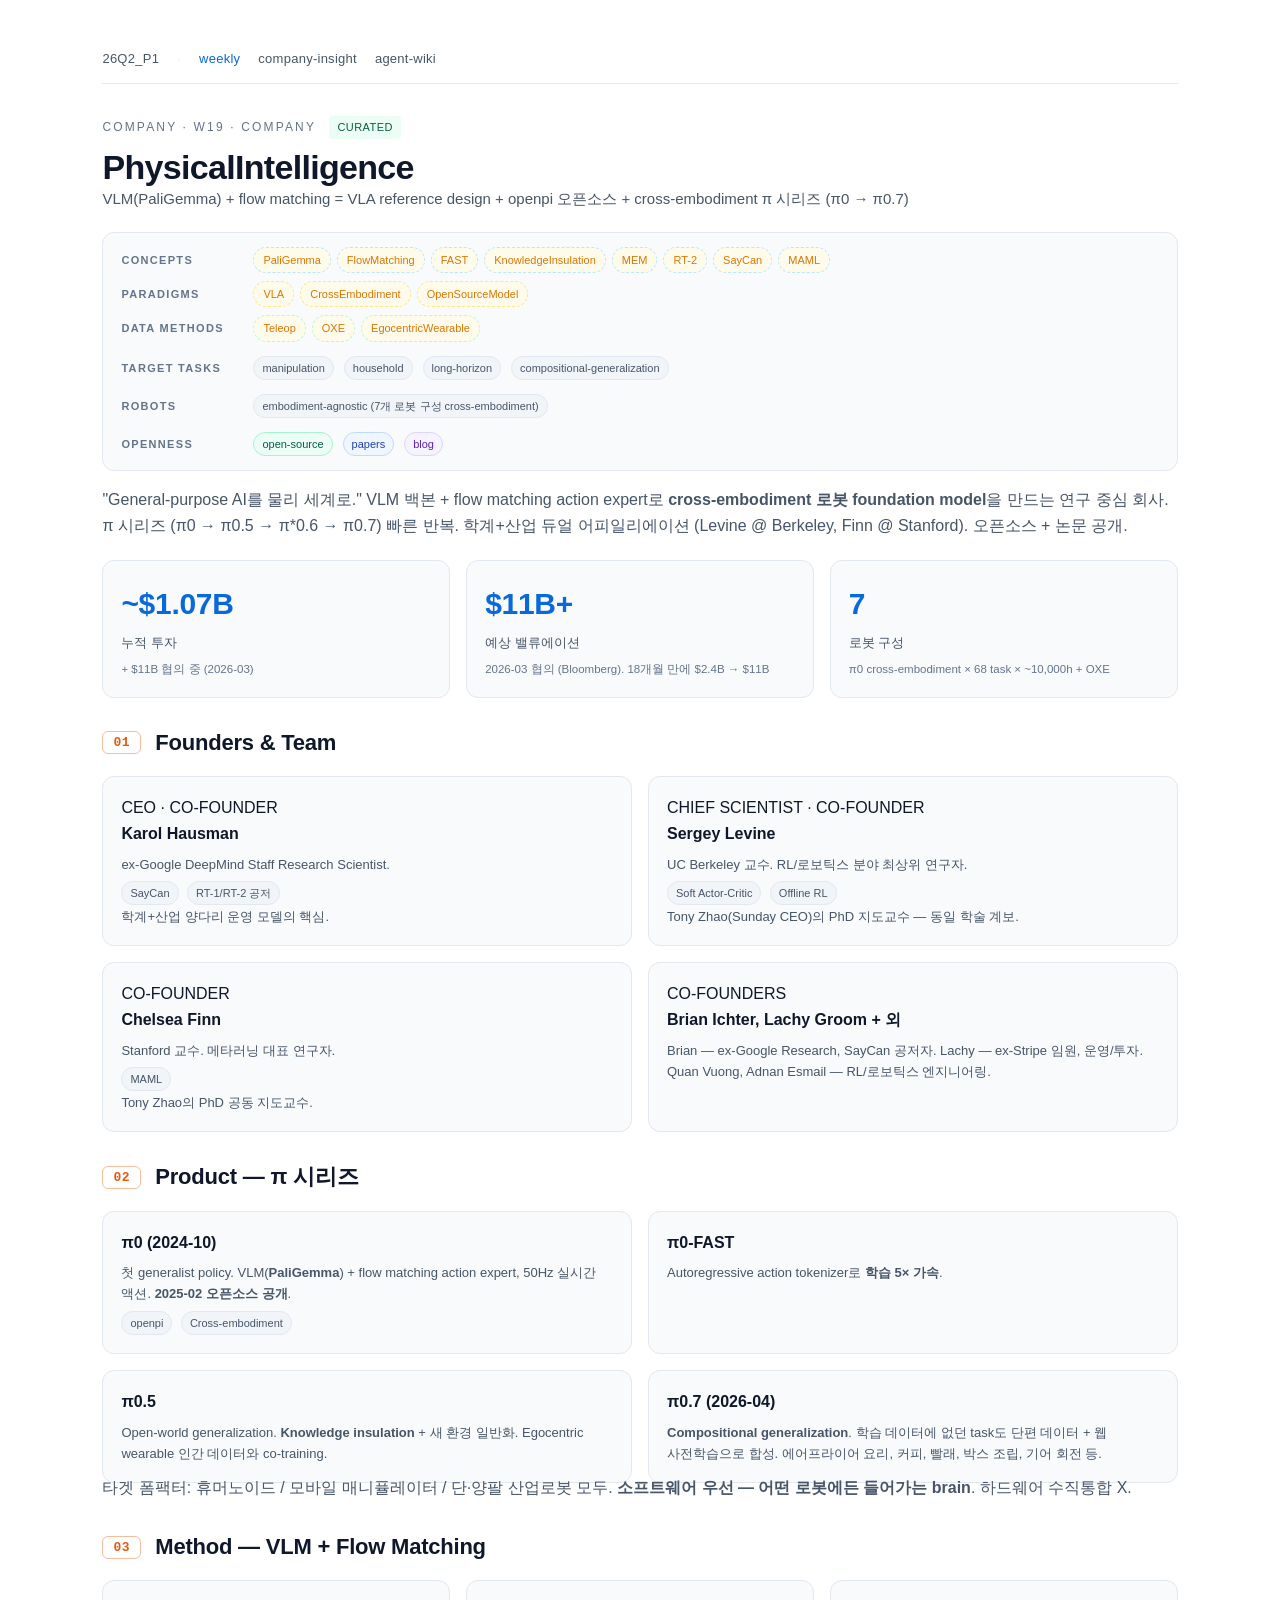
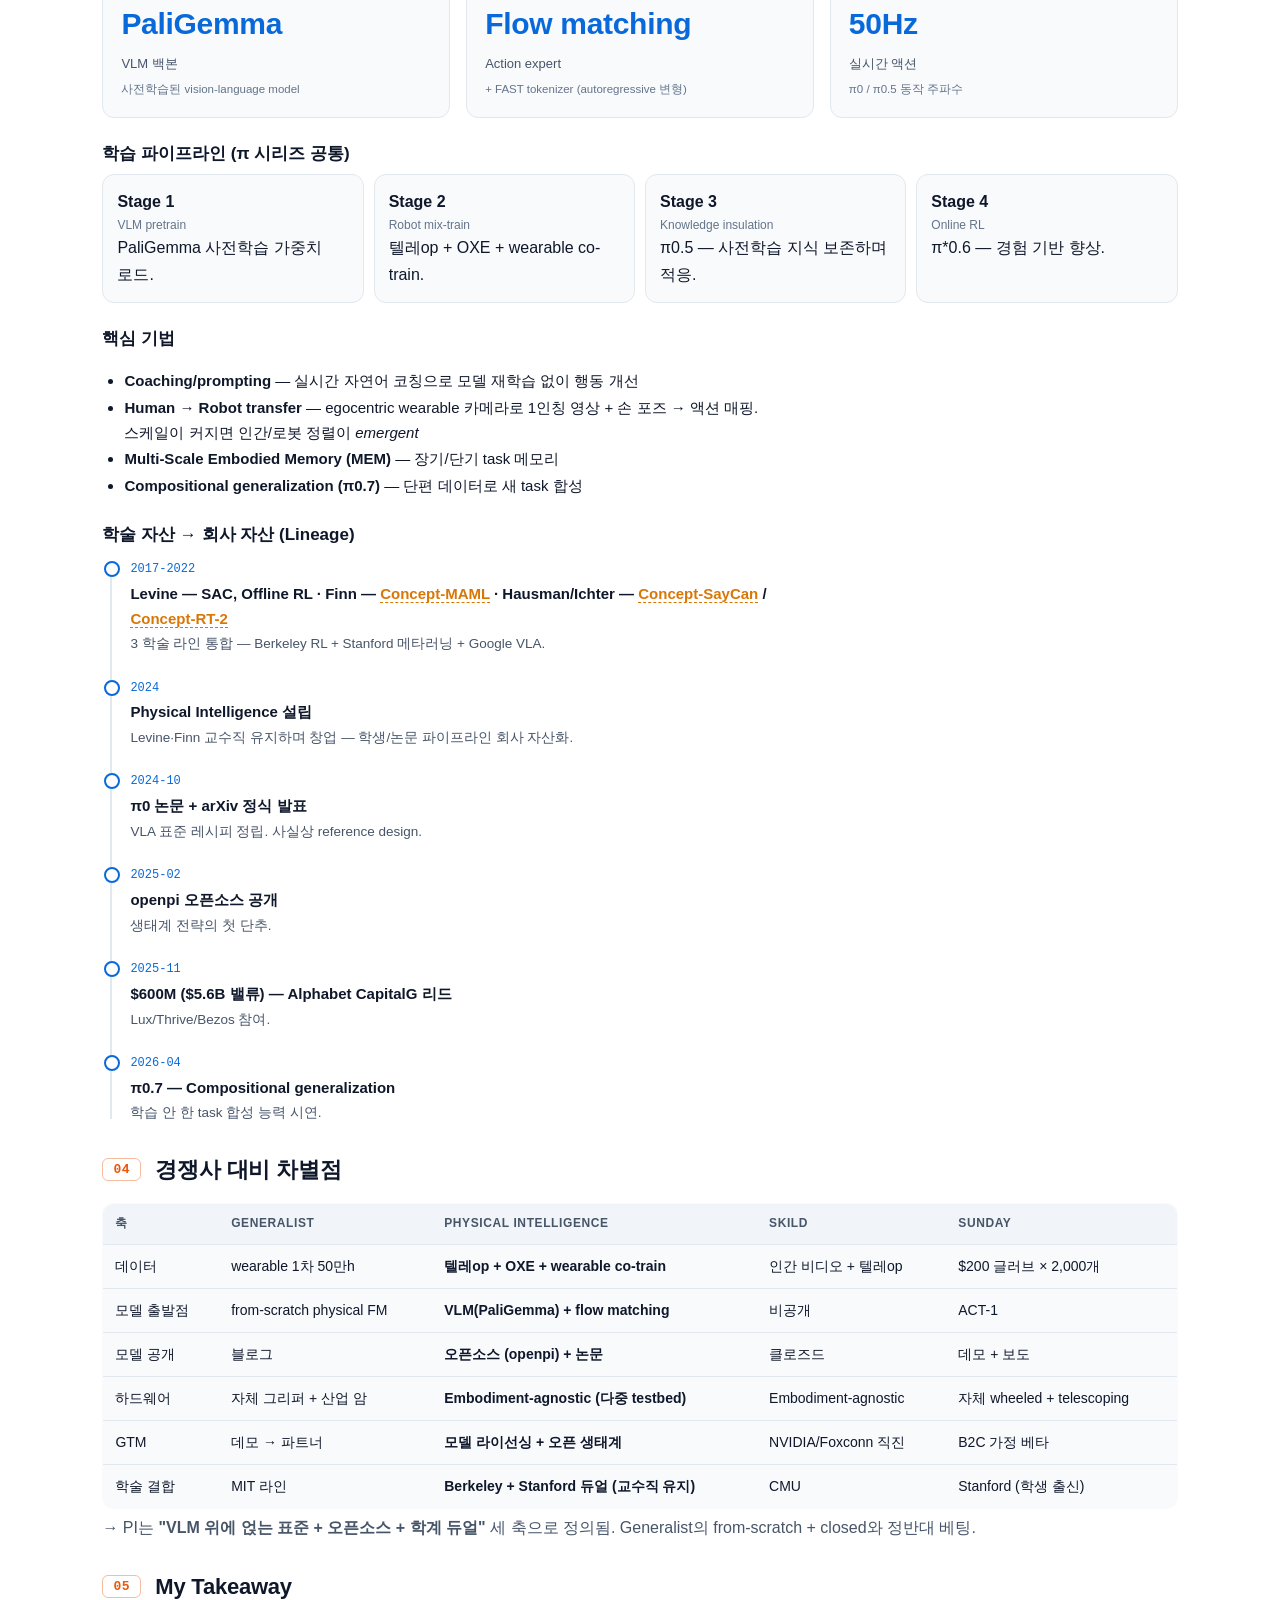
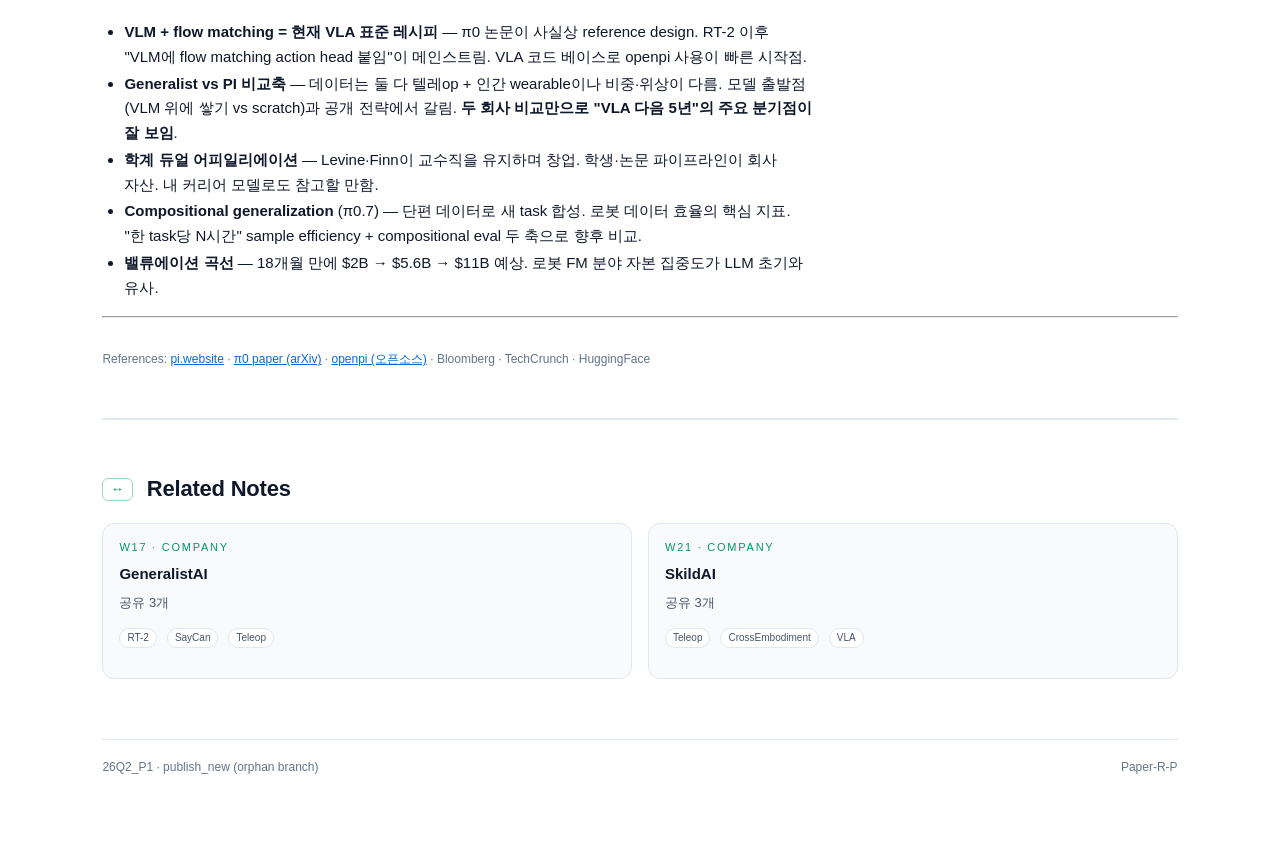
<file: notes/Company-PhysicalIntelligence.html>
<!doctype html>
<html lang="ko">
<head>
  <meta charset="utf-8"/>
  <meta name="viewport" content="width=device-width,initial-scale=1"/>
  <title>PhysicalIntelligence — 26Q2_P1</title>
  <link rel="stylesheet" href="../style.css"/>
</head>
<body>
  <div class="wrap">
    <nav class="top">
      <a href="../index.html">26Q2_P1</a>
      <span class="sep">·</span>
      <a href="../weekly/index.html" class="active">weekly</a>
      <a href="../company-insight/index.html">company-insight</a>
      <a href="../agent-wiki/index.html">agent-wiki</a>
    </nav>

    <header class="note-header">
      <div class="eyebrow">Company · W19 · company <span class="editorial-source curated">curated</span></div>
      <h1>PhysicalIntelligence</h1>
      <p class="lead">VLM(PaliGemma) + flow matching = VLA reference design + openpi 오픈소스 + cross-embodiment π 시리즈 (π0 → π0.7)</p>
    </header>
    <div class="hero-meta">
      <div class="meta-row">
        <span class="meta-label">Concepts</span>
        <div class="chips"><a class="chip k-Concept broken" href="./Concept-PaliGemma.html">PaliGemma</a><a class="chip k-Concept broken" href="./Concept-FlowMatching.html">FlowMatching</a><a class="chip k-Concept broken" href="./Concept-FAST.html">FAST</a><a class="chip k-Concept broken" href="./Concept-KnowledgeInsulation.html">KnowledgeInsulation</a><a class="chip k-Concept broken" href="./Concept-MEM.html">MEM</a><a class="chip k-Concept broken" href="./Concept-RT-2.html">RT-2</a><a class="chip k-Concept broken" href="./Concept-SayCan.html">SayCan</a><a class="chip k-Concept broken" href="./Concept-MAML.html">MAML</a></div>
      </div>
      <div class="meta-row">
        <span class="meta-label">Paradigms</span>
        <div class="chips"><a class="chip k-Paradigm broken" href="./Paradigm-VLA.html">VLA</a><a class="chip k-Paradigm broken" href="./Paradigm-CrossEmbodiment.html">CrossEmbodiment</a><a class="chip k-Paradigm broken" href="./Paradigm-OpenSourceModel.html">OpenSourceModel</a></div>
      </div>
      <div class="meta-row">
        <span class="meta-label">Data Methods</span>
        <div class="chips"><a class="chip k-DataMethod broken" href="./DataMethod-Teleop.html">Teleop</a><a class="chip k-DataMethod broken" href="./DataMethod-OXE.html">OXE</a><a class="chip k-DataMethod broken" href="./DataMethod-EgocentricWearable.html">EgocentricWearable</a></div>
      </div>
      <div class="meta-row">
        <span class="meta-label">Target Tasks</span>
        <div class="chips"><span class="pill manipulation">manipulation</span><span class="pill household">household</span><span class="pill long-horizon">long-horizon</span><span class="pill compositional-generalization">compositional-generalization</span></div>
      </div>
      <div class="meta-row">
        <span class="meta-label">Robots</span>
        <div class="chips"><span class="pill embodiment-agnostic (7개 로봇 구성 cross-embodiment)">embodiment-agnostic (7개 로봇 구성 cross-embodiment)</span></div>
      </div>
      <div class="meta-row">
        <span class="meta-label">Openness</span>
        <div class="chips"><span class="pill openness-open-source">open-source</span><span class="pill openness-papers">papers</span><span class="pill openness-blog">blog</span></div>
      </div>
    </div>
    <article class="note-body">
<div class="lead">"General-purpose AI를 물리 세계로." VLM 백본 + flow matching action expert로 <strong>cross-embodiment 로봇 foundation model</strong>을 만드는 연구 중심 회사. π 시리즈 (π0 → π0.5 → π*0.6 → π0.7) 빠른 반복. 학계+산업 듀얼 어피일리에이션 (Levine @ Berkeley, Finn @ Stanford). 오픈소스 + 논문 공개.</div>
<div class="grid-3">
  <div class="stat">
    <div class="num">~$1.07B</div>
    <div class="lbl">누적 투자</div>
    <div class="sub">+ $11B 협의 중 (2026-03)</div>
  </div>
  <div class="stat">
    <div class="num">$11B+</div>
    <div class="lbl">예상 밸류에이션</div>
    <div class="sub">2026-03 협의 (Bloomberg). 18개월 만에 $2.4B → $11B</div>
  </div>
  <div class="stat">
    <div class="num">7</div>
    <div class="lbl">로봇 구성</div>
    <div class="sub">π0 cross-embodiment × 68 task × ~10,000h + OXE</div>
  </div>
</div>
<div class="h2-numbered"><span class="num">01</span><h2>Founders &amp; Team</h2></div>
<div class="grid-2">
  <div class="card">
    <div class="role">CEO · CO-FOUNDER</div>
    <h3>Karol Hausman</h3>
    <p>ex-Google DeepMind Staff Research Scientist.</p>
    <span class="pill">SayCan</span>
    <span class="pill">RT-1/RT-2 공저</span>
    <p>학계+산업 양다리 운영 모델의 핵심.</p>
  </div>
  <div class="card">
    <div class="role">CHIEF SCIENTIST · CO-FOUNDER</div>
    <h3>Sergey Levine</h3>
    <p>UC Berkeley 교수. RL/로보틱스 분야 최상위 연구자.</p>
    <span class="pill">Soft Actor-Critic</span>
    <span class="pill">Offline RL</span>
    <p>Tony Zhao(Sunday CEO)의 PhD 지도교수 — 동일 학술 계보.</p>
  </div>
  <div class="card">
    <div class="role">CO-FOUNDER</div>
    <h3>Chelsea Finn</h3>
    <p>Stanford 교수. 메타러닝 대표 연구자.</p>
    <span class="pill">MAML</span>
    <p>Tony Zhao의 PhD 공동 지도교수.</p>
  </div>
  <div class="card">
    <div class="role">CO-FOUNDERS</div>
    <h3>Brian Ichter, Lachy Groom + 외</h3>
    <p>Brian — ex-Google Research, SayCan 공저자. Lachy — ex-Stripe 임원, 운영/투자.</p>
    <p>Quan Vuong, Adnan Esmail — RL/로보틱스 엔지니어링.</p>
  </div>
</div>
<div class="h2-numbered"><span class="num">02</span><h2>Product — π 시리즈</h2></div>
<div class="grid-2">
  <div class="card">
    <h3>π0 (2024-10)</h3>
    <p>첫 generalist policy. VLM(<strong>PaliGemma</strong>) + flow matching action expert, 50Hz 실시간 액션. <strong>2025-02 오픈소스 공개</strong>.</p>
    <span class="pill">openpi</span>
    <span class="pill">Cross-embodiment</span>
  </div>
  <div class="card">
    <h3>π0-FAST</h3>
    <p>Autoregressive action tokenizer로 <strong>학습 5× 가속</strong>.</p>
  </div>
  <div class="card">
    <h3>π0.5</h3>
    <p>Open-world generalization. <strong>Knowledge insulation</strong> + 새 환경 일반화. Egocentric wearable 인간 데이터와 co-training.</p>
  </div>
  <div class="card">
    <h3>π0.7 (2026-04)</h3>
    <p><strong>Compositional generalization</strong>. 학습 데이터에 없던 task도 단편 데이터 + 웹 사전학습으로 합성. 에어프라이어 요리, 커피, 빨래, 박스 조립, 기어 회전 등.</p>
  </div>
</div>
<div class="lead">타겟 폼팩터: 휴머노이드 / 모바일 매니퓰레이터 / 단·양팔 산업로봇 모두. <strong>소프트웨어 우선 — 어떤 로봇에든 들어가는 brain</strong>. 하드웨어 수직통합 X.</div>
<div class="h2-numbered"><span class="num">03</span><h2>Method — VLM + Flow Matching</h2></div>
<div class="grid-3">
  <div class="stat">
    <div class="num">PaliGemma</div>
    <div class="lbl">VLM 백본</div>
    <div class="sub">사전학습된 vision-language model</div>
  </div>
  <div class="stat">
    <div class="num">Flow matching</div>
    <div class="lbl">Action expert</div>
    <div class="sub">+ FAST tokenizer (autoregressive 변형)</div>
  </div>
  <div class="stat">
    <div class="num">50Hz</div>
    <div class="lbl">실시간 액션</div>
    <div class="sub">π0 / π0.5 동작 주파수</div>
  </div>
</div>
<h3>학습 파이프라인 (π 시리즈 공통)</h3>
<div class="pipeline">
  <div class="stage"><strong>Stage 1</strong><div class="kind">VLM pretrain</div>PaliGemma 사전학습 가중치 로드.</div>
  <div class="stage"><strong>Stage 2</strong><div class="kind">Robot mix-train</div>텔레op + OXE + wearable co-train.</div>
  <div class="stage"><strong>Stage 3</strong><div class="kind">Knowledge insulation</div>π0.5 — 사전학습 지식 보존하며 적응.</div>
  <div class="stage"><strong>Stage 4</strong><div class="kind">Online RL</div>π*0.6 — 경험 기반 향상.</div>
</div>
<h3>핵심 기법</h3>
<ul>
  <li><strong>Coaching/prompting</strong> — 실시간 자연어 코칭으로 모델 재학습 없이 행동 개선</li>
  <li><strong>Human → Robot transfer</strong> — egocentric wearable 카메라로 1인칭 영상 + 손 포즈 → 액션 매핑. 스케일이 커지면 인간/로봇 정렬이 <em>emergent</em></li>
  <li><strong>Multi-Scale Embodied Memory (MEM)</strong> — 장기/단기 task 메모리</li>
  <li><strong>Compositional generalization (π0.7)</strong> — 단편 데이터로 새 task 합성</li>
</ul>
<h3>학술 자산 → 회사 자산 (Lineage)</h3>
<ul class="timeline">
  <li class="tl-item">
    <div class="date">2017-2022</div>
    <div class="ev">Levine — SAC, Offline RL · Finn — <a class="wl wl-broken" href="#" title="아직 없는 노트">Concept-MAML</a> · Hausman/Ichter — <a class="wl wl-broken" href="#" title="아직 없는 노트">Concept-SayCan</a> / <a class="wl wl-broken" href="#" title="아직 없는 노트">Concept-RT-2</a></div>
    <div class="desc">3 학술 라인 통합 — Berkeley RL + Stanford 메타러닝 + Google VLA.</div>
  </li>
  <li class="tl-item">
    <div class="date">2024</div>
    <div class="ev">Physical Intelligence 설립</div>
    <div class="desc">Levine·Finn 교수직 유지하며 창업 — 학생/논문 파이프라인 회사 자산화.</div>
  </li>
  <li class="tl-item">
    <div class="date">2024-10</div>
    <div class="ev">π0 논문 + arXiv 정식 발표</div>
    <div class="desc">VLA 표준 레시피 정립. 사실상 reference design.</div>
  </li>
  <li class="tl-item">
    <div class="date">2025-02</div>
    <div class="ev">openpi 오픈소스 공개</div>
    <div class="desc">생태계 전략의 첫 단추.</div>
  </li>
  <li class="tl-item">
    <div class="date">2025-11</div>
    <div class="ev">$600M ($5.6B 밸류) — Alphabet CapitalG 리드</div>
    <div class="desc">Lux/Thrive/Bezos 참여.</div>
  </li>
  <li class="tl-item">
    <div class="date">2026-04</div>
    <div class="ev">π0.7 — Compositional generalization</div>
    <div class="desc">학습 안 한 task 합성 능력 시연.</div>
  </li>
</ul>
<div class="h2-numbered"><span class="num">04</span><h2>경쟁사 대비 차별점</h2></div>
<table>
  <thead>
    <tr><th>축</th><th>Generalist</th><th>Physical Intelligence</th><th>Skild</th><th>Sunday</th></tr>
  </thead>
  <tbody>
    <tr>
      <td>데이터</td>
      <td>wearable 1차 50만h</td>
      <td><strong>텔레op + OXE + wearable co-train</strong></td>
      <td>인간 비디오 + 텔레op</td>
      <td>$200 글러브 × 2,000개</td>
    </tr>
    <tr>
      <td>모델 출발점</td>
      <td>from-scratch physical FM</td>
      <td><strong>VLM(PaliGemma) + flow matching</strong></td>
      <td>비공개</td>
      <td>ACT-1</td>
    </tr>
    <tr>
      <td>모델 공개</td>
      <td>블로그</td>
      <td><strong>오픈소스 (openpi) + 논문</strong></td>
      <td>클로즈드</td>
      <td>데모 + 보도</td>
    </tr>
    <tr>
      <td>하드웨어</td>
      <td>자체 그리퍼 + 산업 암</td>
      <td><strong>Embodiment-agnostic (다중 testbed)</strong></td>
      <td>Embodiment-agnostic</td>
      <td>자체 wheeled + telescoping</td>
    </tr>
    <tr>
      <td>GTM</td>
      <td>데모 → 파트너</td>
      <td><strong>모델 라이선싱 + 오픈 생태계</strong></td>
      <td>NVIDIA/Foxconn 직진</td>
      <td>B2C 가정 베타</td>
    </tr>
    <tr>
      <td>학술 결합</td>
      <td>MIT 라인</td>
      <td><strong>Berkeley + Stanford 듀얼 (교수직 유지)</strong></td>
      <td>CMU</td>
      <td>Stanford (학생 출신)</td>
    </tr>
  </tbody>
</table>
<div class="lead">→ PI는 <strong>"VLM 위에 얹는 표준 + 오픈소스 + 학계 듀얼"</strong> 세 축으로 정의됨. Generalist의 from-scratch + closed와 정반대 베팅.</div>
<div class="h2-numbered"><span class="num">05</span><h2>My Takeaway</h2></div>
<ul>
<li><strong>VLM + flow matching = 현재 VLA 표준 레시피</strong> — π0 논문이 사실상 reference design. RT-2 이후 "VLM에 flow matching action head 붙임"이 메인스트림. VLA 코드 베이스로 openpi 사용이 빠른 시작점.</li>
<li><strong>Generalist vs PI 비교축</strong> — 데이터는 둘 다 텔레op + 인간 wearable이나 비중·위상이 다름. 모델 출발점(VLM 위에 쌓기 vs scratch)과 공개 전략에서 갈림. <strong>두 회사 비교만으로 "VLA 다음 5년"의 주요 분기점이 잘 보임</strong>.</li>
<li><strong>학계 듀얼 어피일리에이션</strong> — Levine·Finn이 교수직을 유지하며 창업. 학생·논문 파이프라인이 회사 자산. 내 커리어 모델로도 참고할 만함.</li>
<li><strong>Compositional generalization</strong> (π0.7) — 단편 데이터로 새 task 합성. 로봇 데이터 효율의 핵심 지표. "한 task당 N시간" sample efficiency + compositional eval 두 축으로 향후 비교.</li>
<li><strong>밸류에이션 곡선</strong> — 18개월 만에 $2B → $5.6B → $11B 예상. 로봇 FM 분야 자본 집중도가 LLM 초기와 유사.</li>
</ul>
<hr/>
<div class="kind" style="margin-top:32px">References: <a href="https://www.pi.website/">pi.website</a> · <a href="https://arxiv.org/abs/2410.24164">π0 paper (arXiv)</a> · <a href="https://github.com/Physical-Intelligence/openpi">openpi (오픈소스)</a> · Bloomberg · TechCrunch · HuggingFace</div>
    </article>
    <section class="related-panel">
      <div class="h2-numbered"><span class="num">↔</span><h2>Related Notes</h2></div>
      <div class="grid-2">
      <a class="card" href="./Company-GeneralistAI.html">
        <div class="tag">W17 · Company</div>
        <h3>GeneralistAI</h3>
        <p class="shared-count">공유 3개</p>
        <div class="chips"><span class="pill">RT-2</span> <span class="pill">SayCan</span> <span class="pill">Teleop</span></div>
      </a>
      <a class="card" href="./Company-SkildAI.html">
        <div class="tag">W21 · Company</div>
        <h3>SkildAI</h3>
        <p class="shared-count">공유 3개</p>
        <div class="chips"><span class="pill">Teleop</span> <span class="pill">CrossEmbodiment</span> <span class="pill">VLA</span></div>
      </a>
      </div>
    </section>

    <footer>
      <span>26Q2_P1 · publish_new (orphan branch)</span>
      <span>Paper-R-P</span>
    </footer>
  </div>
</body>
</html>
</file>
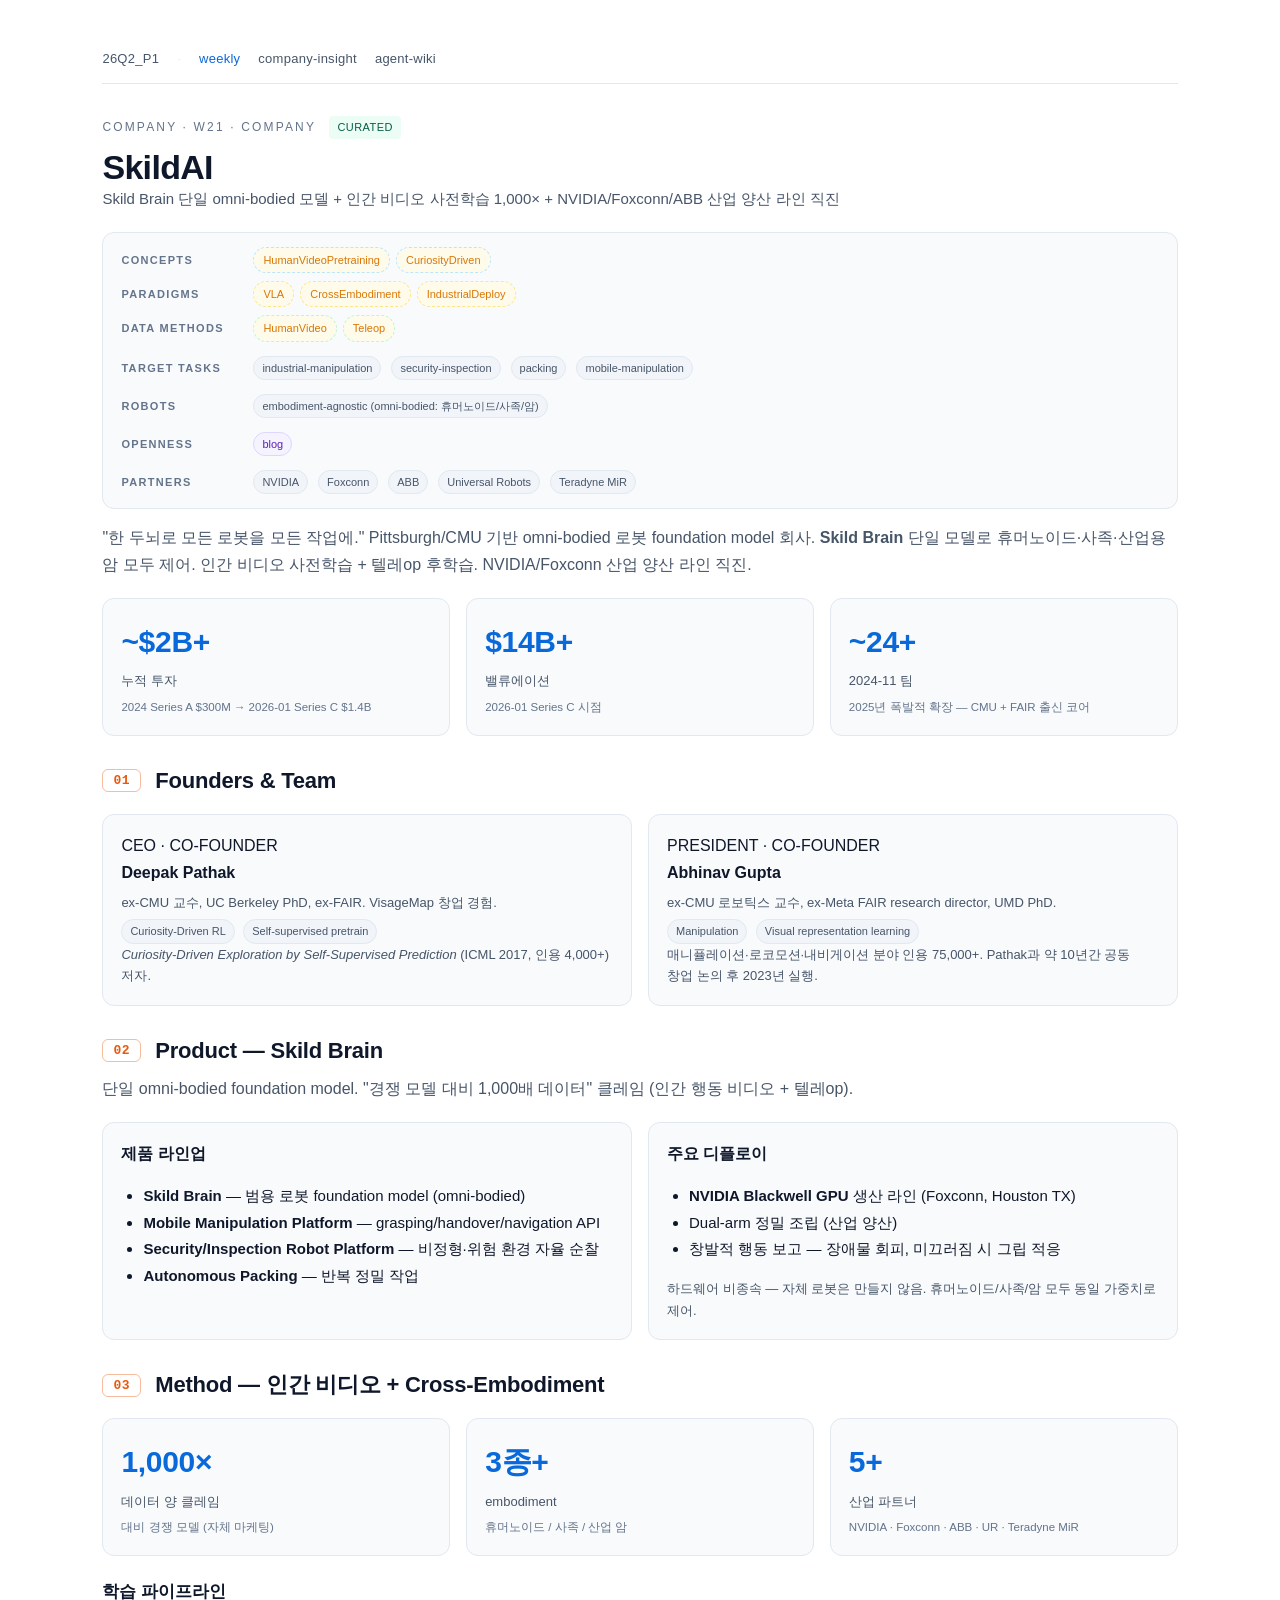
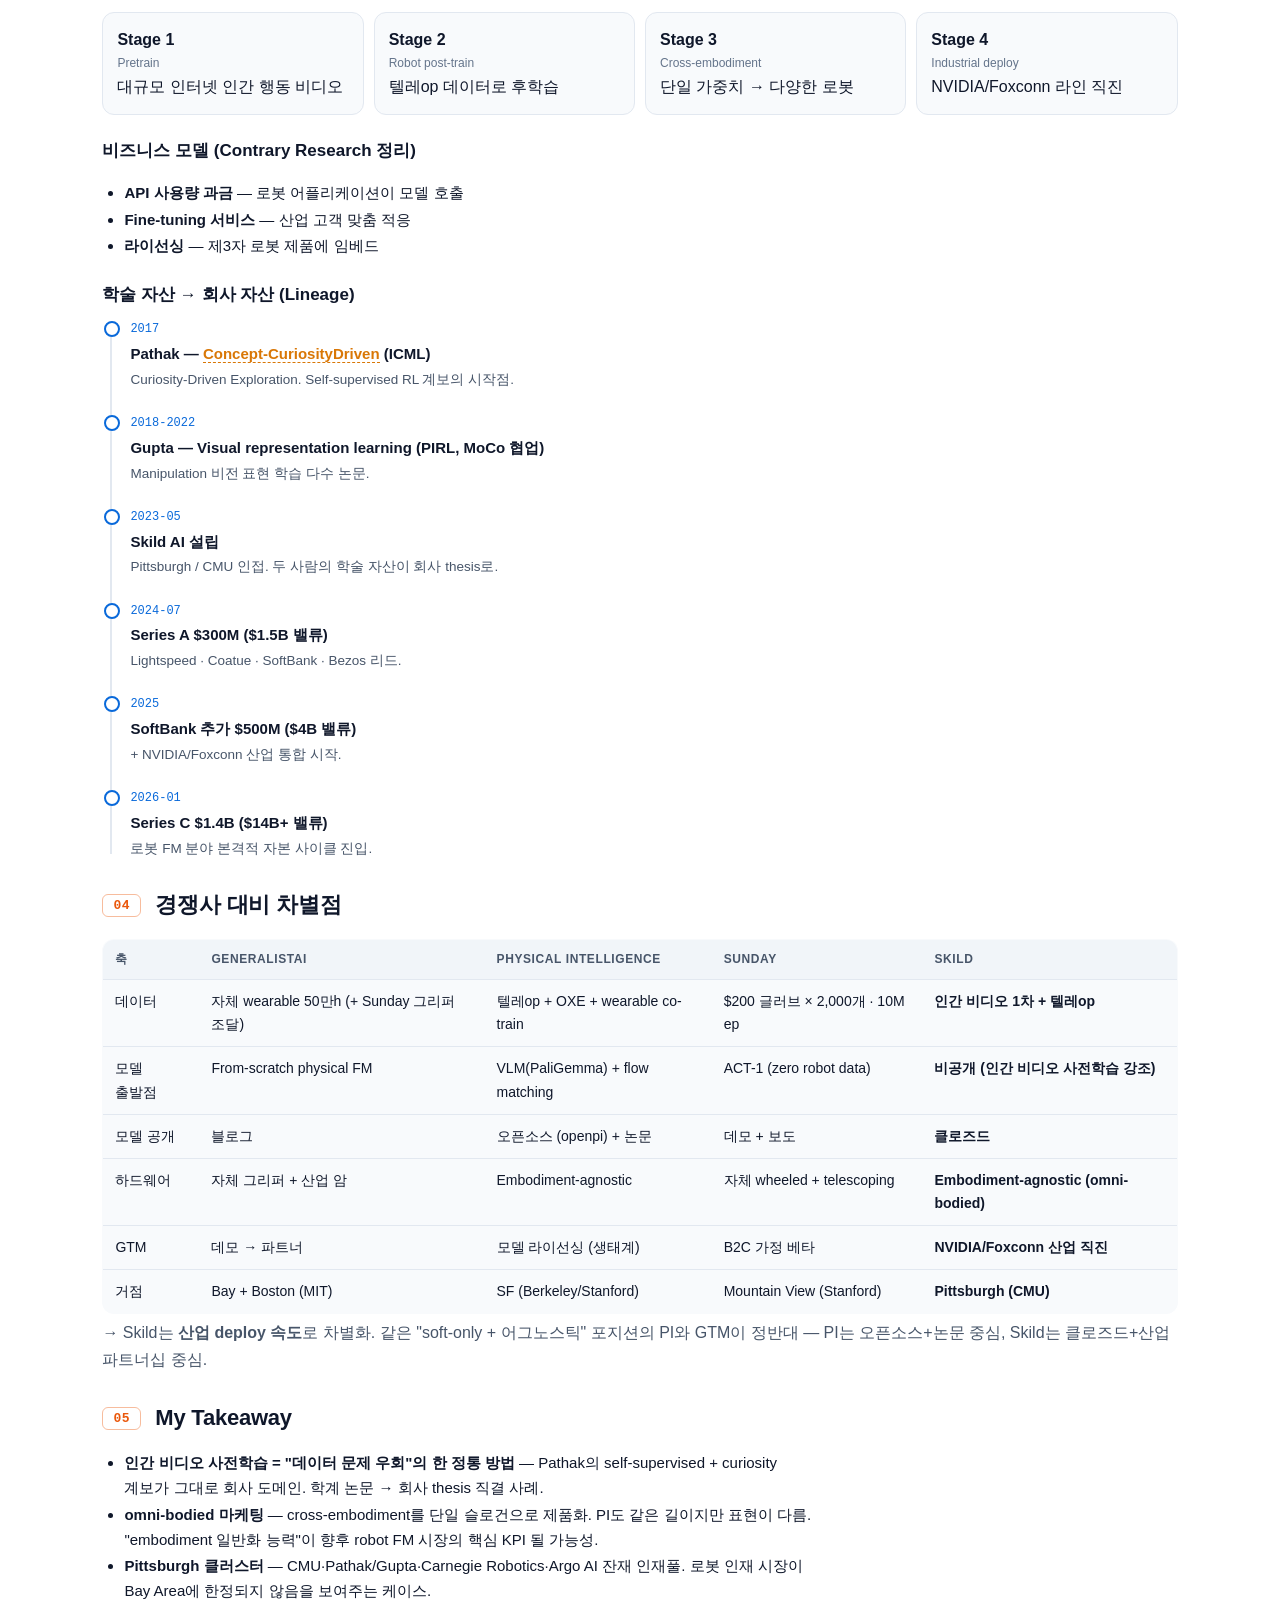
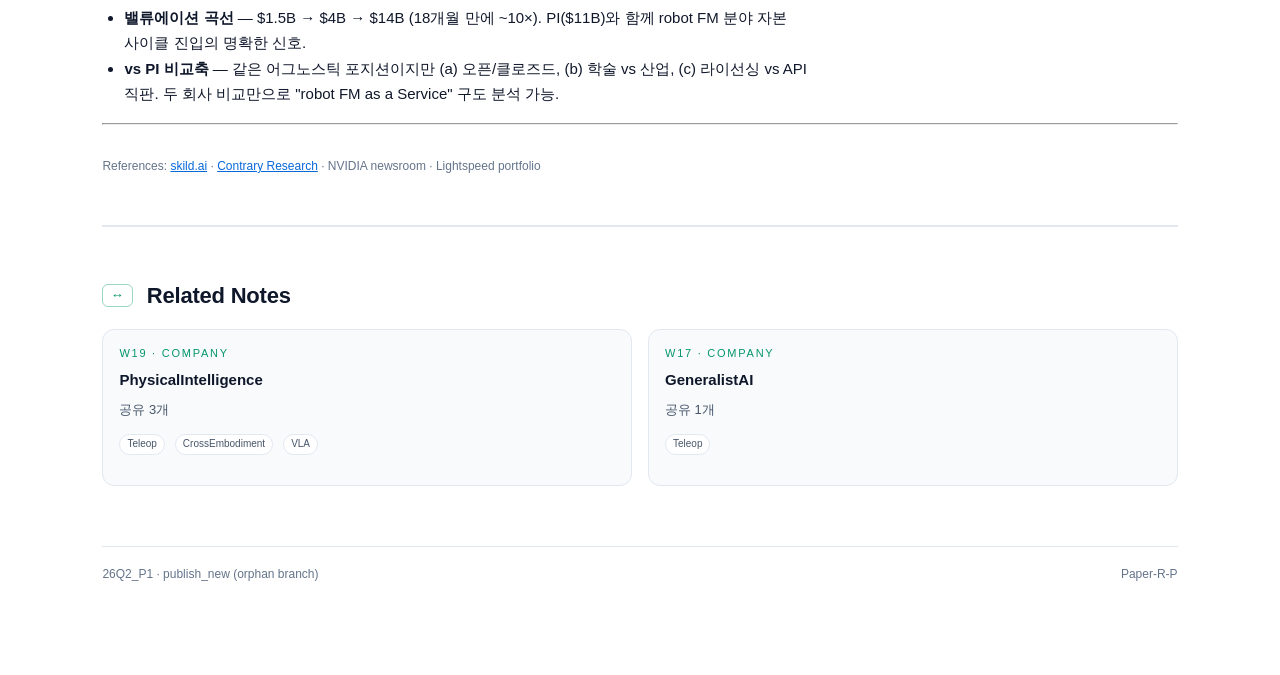
<file: notes/Company-SkildAI.html>
<!doctype html>
<html lang="ko">
<head>
  <meta charset="utf-8"/>
  <meta name="viewport" content="width=device-width,initial-scale=1"/>
  <title>SkildAI — 26Q2_P1</title>
  <link rel="stylesheet" href="../style.css"/>
</head>
<body>
  <div class="wrap">
    <nav class="top">
      <a href="../index.html">26Q2_P1</a>
      <span class="sep">·</span>
      <a href="../weekly/index.html" class="active">weekly</a>
      <a href="../company-insight/index.html">company-insight</a>
      <a href="../agent-wiki/index.html">agent-wiki</a>
    </nav>

    <header class="note-header">
      <div class="eyebrow">Company · W21 · company <span class="editorial-source curated">curated</span></div>
      <h1>SkildAI</h1>
      <p class="lead">Skild Brain 단일 omni-bodied 모델 + 인간 비디오 사전학습 1,000× + NVIDIA/Foxconn/ABB 산업 양산 라인 직진</p>
    </header>
    <div class="hero-meta">
      <div class="meta-row">
        <span class="meta-label">Concepts</span>
        <div class="chips"><a class="chip k-Concept broken" href="./Concept-HumanVideoPretraining.html">HumanVideoPretraining</a><a class="chip k-Concept broken" href="./Concept-CuriosityDriven.html">CuriosityDriven</a></div>
      </div>
      <div class="meta-row">
        <span class="meta-label">Paradigms</span>
        <div class="chips"><a class="chip k-Paradigm broken" href="./Paradigm-VLA.html">VLA</a><a class="chip k-Paradigm broken" href="./Paradigm-CrossEmbodiment.html">CrossEmbodiment</a><a class="chip k-Paradigm broken" href="./Paradigm-IndustrialDeploy.html">IndustrialDeploy</a></div>
      </div>
      <div class="meta-row">
        <span class="meta-label">Data Methods</span>
        <div class="chips"><a class="chip k-DataMethod broken" href="./DataMethod-HumanVideo.html">HumanVideo</a><a class="chip k-DataMethod broken" href="./DataMethod-Teleop.html">Teleop</a></div>
      </div>
      <div class="meta-row">
        <span class="meta-label">Target Tasks</span>
        <div class="chips"><span class="pill industrial-manipulation">industrial-manipulation</span><span class="pill security-inspection">security-inspection</span><span class="pill packing">packing</span><span class="pill mobile-manipulation">mobile-manipulation</span></div>
      </div>
      <div class="meta-row">
        <span class="meta-label">Robots</span>
        <div class="chips"><span class="pill embodiment-agnostic (omni-bodied: 휴머노이드/사족/암)">embodiment-agnostic (omni-bodied: 휴머노이드/사족/암)</span></div>
      </div>
      <div class="meta-row">
        <span class="meta-label">Openness</span>
        <div class="chips"><span class="pill openness-blog">blog</span></div>
      </div>
      <div class="meta-row">
        <span class="meta-label">Partners</span>
        <div class="chips"><span class="pill NVIDIA">NVIDIA</span><span class="pill Foxconn">Foxconn</span><span class="pill ABB">ABB</span><span class="pill Universal Robots">Universal Robots</span><span class="pill Teradyne MiR">Teradyne MiR</span></div>
      </div>
    </div>
    <article class="note-body">
<div class="lead">"한 두뇌로 모든 로봇을 모든 작업에." Pittsburgh/CMU 기반 omni-bodied 로봇 foundation model 회사. <strong>Skild Brain</strong> 단일 모델로 휴머노이드·사족·산업용 암 모두 제어. 인간 비디오 사전학습 + 텔레op 후학습. NVIDIA/Foxconn 산업 양산 라인 직진.</div>
<div class="grid-3">
  <div class="stat">
    <div class="num">~$2B+</div>
    <div class="lbl">누적 투자</div>
    <div class="sub">2024 Series A $300M → 2026-01 Series C $1.4B</div>
  </div>
  <div class="stat">
    <div class="num">$14B+</div>
    <div class="lbl">밸류에이션</div>
    <div class="sub">2026-01 Series C 시점</div>
  </div>
  <div class="stat">
    <div class="num">~24+</div>
    <div class="lbl">2024-11 팀</div>
    <div class="sub">2025년 폭발적 확장 — CMU + FAIR 출신 코어</div>
  </div>
</div>
<div class="h2-numbered"><span class="num">01</span><h2>Founders &amp; Team</h2></div>
<div class="grid-2">
  <div class="card">
    <div class="role">CEO · CO-FOUNDER</div>
    <h3>Deepak Pathak</h3>
    <p>ex-CMU 교수, UC Berkeley PhD, ex-FAIR. VisageMap 창업 경험.</p>
    <span class="pill">Curiosity-Driven RL</span>
    <span class="pill">Self-supervised pretrain</span>
    <p><em>Curiosity-Driven Exploration by Self-Supervised Prediction</em> (ICML 2017, 인용 4,000+) 저자.</p>
  </div>
  <div class="card">
    <div class="role">PRESIDENT · CO-FOUNDER</div>
    <h3>Abhinav Gupta</h3>
    <p>ex-CMU 로보틱스 교수, ex-Meta FAIR research director, UMD PhD.</p>
    <span class="pill">Manipulation</span>
    <span class="pill">Visual representation learning</span>
    <p>매니퓰레이션·로코모션·내비게이션 분야 인용 75,000+. Pathak과 약 10년간 공동 창업 논의 후 2023년 실행.</p>
  </div>
</div>
<div class="h2-numbered"><span class="num">02</span><h2>Product — Skild Brain</h2></div>
<div class="lead">단일 omni-bodied foundation model. "경쟁 모델 대비 1,000배 데이터" 클레임 (인간 행동 비디오 + 텔레op).</div>
<div class="grid-2">
  <div class="card">
    <h3>제품 라인업</h3>
    <ul>
      <li><strong>Skild Brain</strong> — 범용 로봇 foundation model (omni-bodied)</li>
      <li><strong>Mobile Manipulation Platform</strong> — grasping/handover/navigation API</li>
      <li><strong>Security/Inspection Robot Platform</strong> — 비정형·위험 환경 자율 순찰</li>
      <li><strong>Autonomous Packing</strong> — 반복 정밀 작업</li>
    </ul>
  </div>
  <div class="card">
    <h3>주요 디플로이</h3>
    <ul>
      <li><strong>NVIDIA Blackwell GPU</strong> 생산 라인 (Foxconn, Houston TX)</li>
      <li>Dual-arm 정밀 조립 (산업 양산)</li>
      <li>창발적 행동 보고 — 장애물 회피, 미끄러짐 시 그립 적응</li>
    </ul>
    <p class="lead">하드웨어 비종속 — 자체 로봇은 만들지 않음. 휴머노이드/사족/암 모두 동일 가중치로 제어.</p>
  </div>
</div>
<div class="h2-numbered"><span class="num">03</span><h2>Method — 인간 비디오 + Cross-Embodiment</h2></div>
<div class="grid-3">
  <div class="stat">
    <div class="num">1,000×</div>
    <div class="lbl">데이터 양 클레임</div>
    <div class="sub">대비 경쟁 모델 (자체 마케팅)</div>
  </div>
  <div class="stat">
    <div class="num">3종+</div>
    <div class="lbl">embodiment</div>
    <div class="sub">휴머노이드 / 사족 / 산업 암</div>
  </div>
  <div class="stat">
    <div class="num">5+</div>
    <div class="lbl">산업 파트너</div>
    <div class="sub">NVIDIA · Foxconn · ABB · UR · Teradyne MiR</div>
  </div>
</div>
<h3>학습 파이프라인</h3>
<div class="pipeline">
  <div class="stage"><strong>Stage 1</strong><div class="kind">Pretrain</div>대규모 인터넷 인간 행동 비디오</div>
  <div class="stage"><strong>Stage 2</strong><div class="kind">Robot post-train</div>텔레op 데이터로 후학습</div>
  <div class="stage"><strong>Stage 3</strong><div class="kind">Cross-embodiment</div>단일 가중치 → 다양한 로봇</div>
  <div class="stage"><strong>Stage 4</strong><div class="kind">Industrial deploy</div>NVIDIA/Foxconn 라인 직진</div>
</div>
<h3>비즈니스 모델 (Contrary Research 정리)</h3>
<ul>
  <li><strong>API 사용량 과금</strong> — 로봇 어플리케이션이 모델 호출</li>
  <li><strong>Fine-tuning 서비스</strong> — 산업 고객 맞춤 적응</li>
  <li><strong>라이선싱</strong> — 제3자 로봇 제품에 임베드</li>
</ul>
<h3>학술 자산 → 회사 자산 (Lineage)</h3>
<ul class="timeline">
  <li class="tl-item">
    <div class="date">2017</div>
    <div class="ev">Pathak — <a class="wl wl-broken" href="#" title="아직 없는 노트">Concept-CuriosityDriven</a> (ICML)</div>
    <div class="desc">Curiosity-Driven Exploration. Self-supervised RL 계보의 시작점.</div>
  </li>
  <li class="tl-item">
    <div class="date">2018-2022</div>
    <div class="ev">Gupta — Visual representation learning (PIRL, MoCo 협업)</div>
    <div class="desc">Manipulation 비전 표현 학습 다수 논문.</div>
  </li>
  <li class="tl-item">
    <div class="date">2023-05</div>
    <div class="ev">Skild AI 설립</div>
    <div class="desc">Pittsburgh / CMU 인접. 두 사람의 학술 자산이 회사 thesis로.</div>
  </li>
  <li class="tl-item">
    <div class="date">2024-07</div>
    <div class="ev">Series A $300M ($1.5B 밸류)</div>
    <div class="desc">Lightspeed · Coatue · SoftBank · Bezos 리드.</div>
  </li>
  <li class="tl-item">
    <div class="date">2025</div>
    <div class="ev">SoftBank 추가 $500M ($4B 밸류)</div>
    <div class="desc">+ NVIDIA/Foxconn 산업 통합 시작.</div>
  </li>
  <li class="tl-item">
    <div class="date">2026-01</div>
    <div class="ev">Series C $1.4B ($14B+ 밸류)</div>
    <div class="desc">로봇 FM 분야 본격적 자본 사이클 진입.</div>
  </li>
</ul>
<div class="h2-numbered"><span class="num">04</span><h2>경쟁사 대비 차별점</h2></div>
<table>
  <thead>
    <tr><th>축</th><th>GeneralistAI</th><th>Physical Intelligence</th><th>Sunday</th><th>Skild</th></tr>
  </thead>
  <tbody>
    <tr>
      <td>데이터</td>
      <td>자체 wearable 50만h (+ Sunday 그리퍼 조달)</td>
      <td>텔레op + OXE + wearable co-train</td>
      <td>$200 글러브 × 2,000개 · 10M ep</td>
      <td><strong>인간 비디오 1차 + 텔레op</strong></td>
    </tr>
    <tr>
      <td>모델 출발점</td>
      <td>From-scratch physical FM</td>
      <td>VLM(PaliGemma) + flow matching</td>
      <td>ACT-1 (zero robot data)</td>
      <td><strong>비공개 (인간 비디오 사전학습 강조)</strong></td>
    </tr>
    <tr>
      <td>모델 공개</td>
      <td>블로그</td>
      <td>오픈소스 (openpi) + 논문</td>
      <td>데모 + 보도</td>
      <td><strong>클로즈드</strong></td>
    </tr>
    <tr>
      <td>하드웨어</td>
      <td>자체 그리퍼 + 산업 암</td>
      <td>Embodiment-agnostic</td>
      <td>자체 wheeled + telescoping</td>
      <td><strong>Embodiment-agnostic (omni-bodied)</strong></td>
    </tr>
    <tr>
      <td>GTM</td>
      <td>데모 → 파트너</td>
      <td>모델 라이선싱 (생태계)</td>
      <td>B2C 가정 베타</td>
      <td><strong>NVIDIA/Foxconn 산업 직진</strong></td>
    </tr>
    <tr>
      <td>거점</td>
      <td>Bay + Boston (MIT)</td>
      <td>SF (Berkeley/Stanford)</td>
      <td>Mountain View (Stanford)</td>
      <td><strong>Pittsburgh (CMU)</strong></td>
    </tr>
  </tbody>
</table>
<div class="lead">→ Skild는 <strong>산업 deploy 속도</strong>로 차별화. 같은 "soft-only + 어그노스틱" 포지션의 PI와 GTM이 정반대 — PI는 오픈소스+논문 중심, Skild는 클로즈드+산업 파트너십 중심.</div>
<div class="h2-numbered"><span class="num">05</span><h2>My Takeaway</h2></div>
<ul>
<li><strong>인간 비디오 사전학습 = "데이터 문제 우회"의 한 정통 방법</strong> — Pathak의 self-supervised + curiosity 계보가 그대로 회사 도메인. 학계 논문 → 회사 thesis 직결 사례.</li>
<li><strong>omni-bodied 마케팅</strong> — cross-embodiment를 단일 슬로건으로 제품화. PI도 같은 길이지만 표현이 다름. "embodiment 일반화 능력"이 향후 robot FM 시장의 핵심 KPI 될 가능성.</li>
<li><strong>Pittsburgh 클러스터</strong> — CMU·Pathak/Gupta·Carnegie Robotics·Argo AI 잔재 인재풀. 로봇 인재 시장이 Bay Area에 한정되지 않음을 보여주는 케이스.</li>
<li><strong>밸류에이션 곡선</strong> — $1.5B → $4B → $14B (18개월 만에 ~10×). PI($11B)와 함께 robot FM 분야 자본 사이클 진입의 명확한 신호.</li>
<li><strong>vs PI 비교축</strong> — 같은 어그노스틱 포지션이지만 (a) 오픈/클로즈드, (b) 학술 vs 산업, (c) 라이선싱 vs API 직판. 두 회사 비교만으로 "robot FM as a Service" 구도 분석 가능.</li>
</ul>
<hr/>
<div class="kind" style="margin-top:32px">References: <a href="https://www.skild.ai/">skild.ai</a> · <a href="https://research.contrary.com/company/skild-ai">Contrary Research</a> · NVIDIA newsroom · Lightspeed portfolio</div>
    </article>
    <section class="related-panel">
      <div class="h2-numbered"><span class="num">↔</span><h2>Related Notes</h2></div>
      <div class="grid-2">
      <a class="card" href="./Company-PhysicalIntelligence.html">
        <div class="tag">W19 · Company</div>
        <h3>PhysicalIntelligence</h3>
        <p class="shared-count">공유 3개</p>
        <div class="chips"><span class="pill">Teleop</span> <span class="pill">CrossEmbodiment</span> <span class="pill">VLA</span></div>
      </a>
      <a class="card" href="./Company-GeneralistAI.html">
        <div class="tag">W17 · Company</div>
        <h3>GeneralistAI</h3>
        <p class="shared-count">공유 1개</p>
        <div class="chips"><span class="pill">Teleop</span></div>
      </a>
      </div>
    </section>

    <footer>
      <span>26Q2_P1 · publish_new (orphan branch)</span>
      <span>Paper-R-P</span>
    </footer>
  </div>
</body>
</html>
</file>
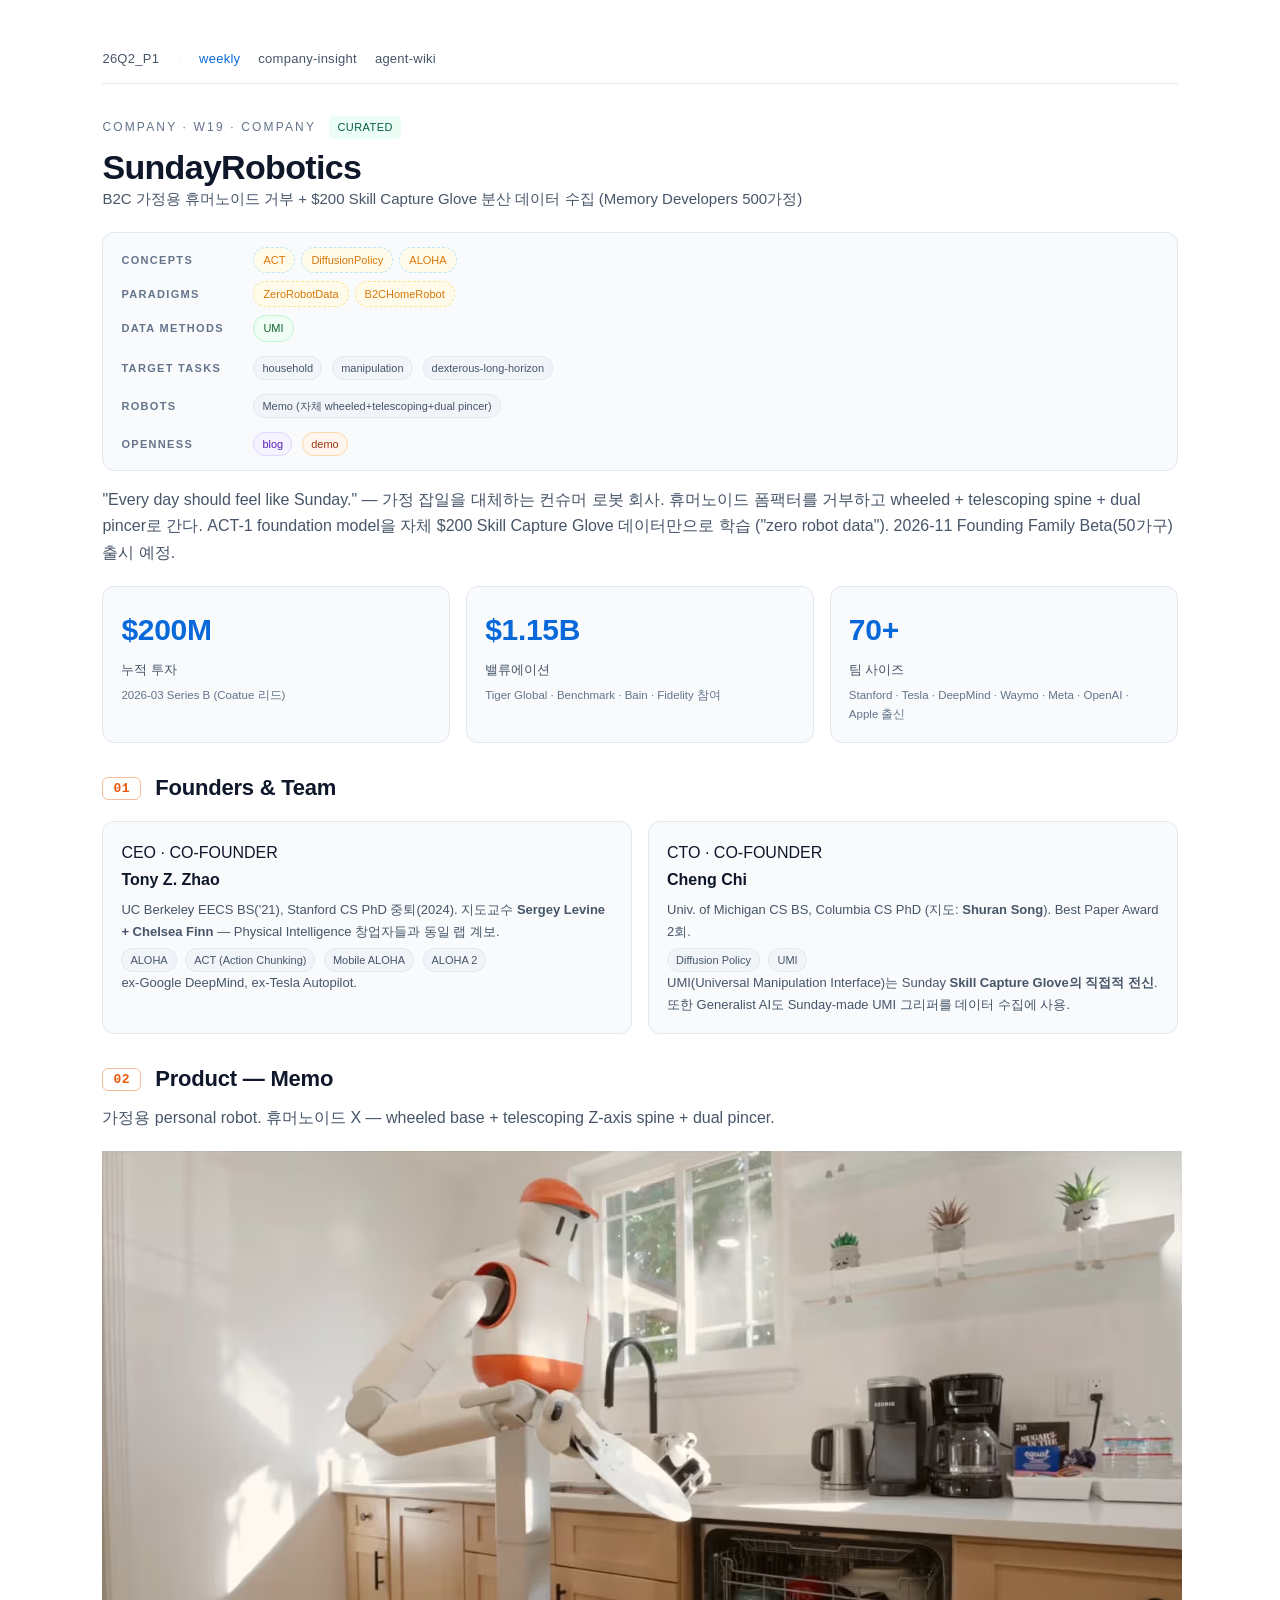
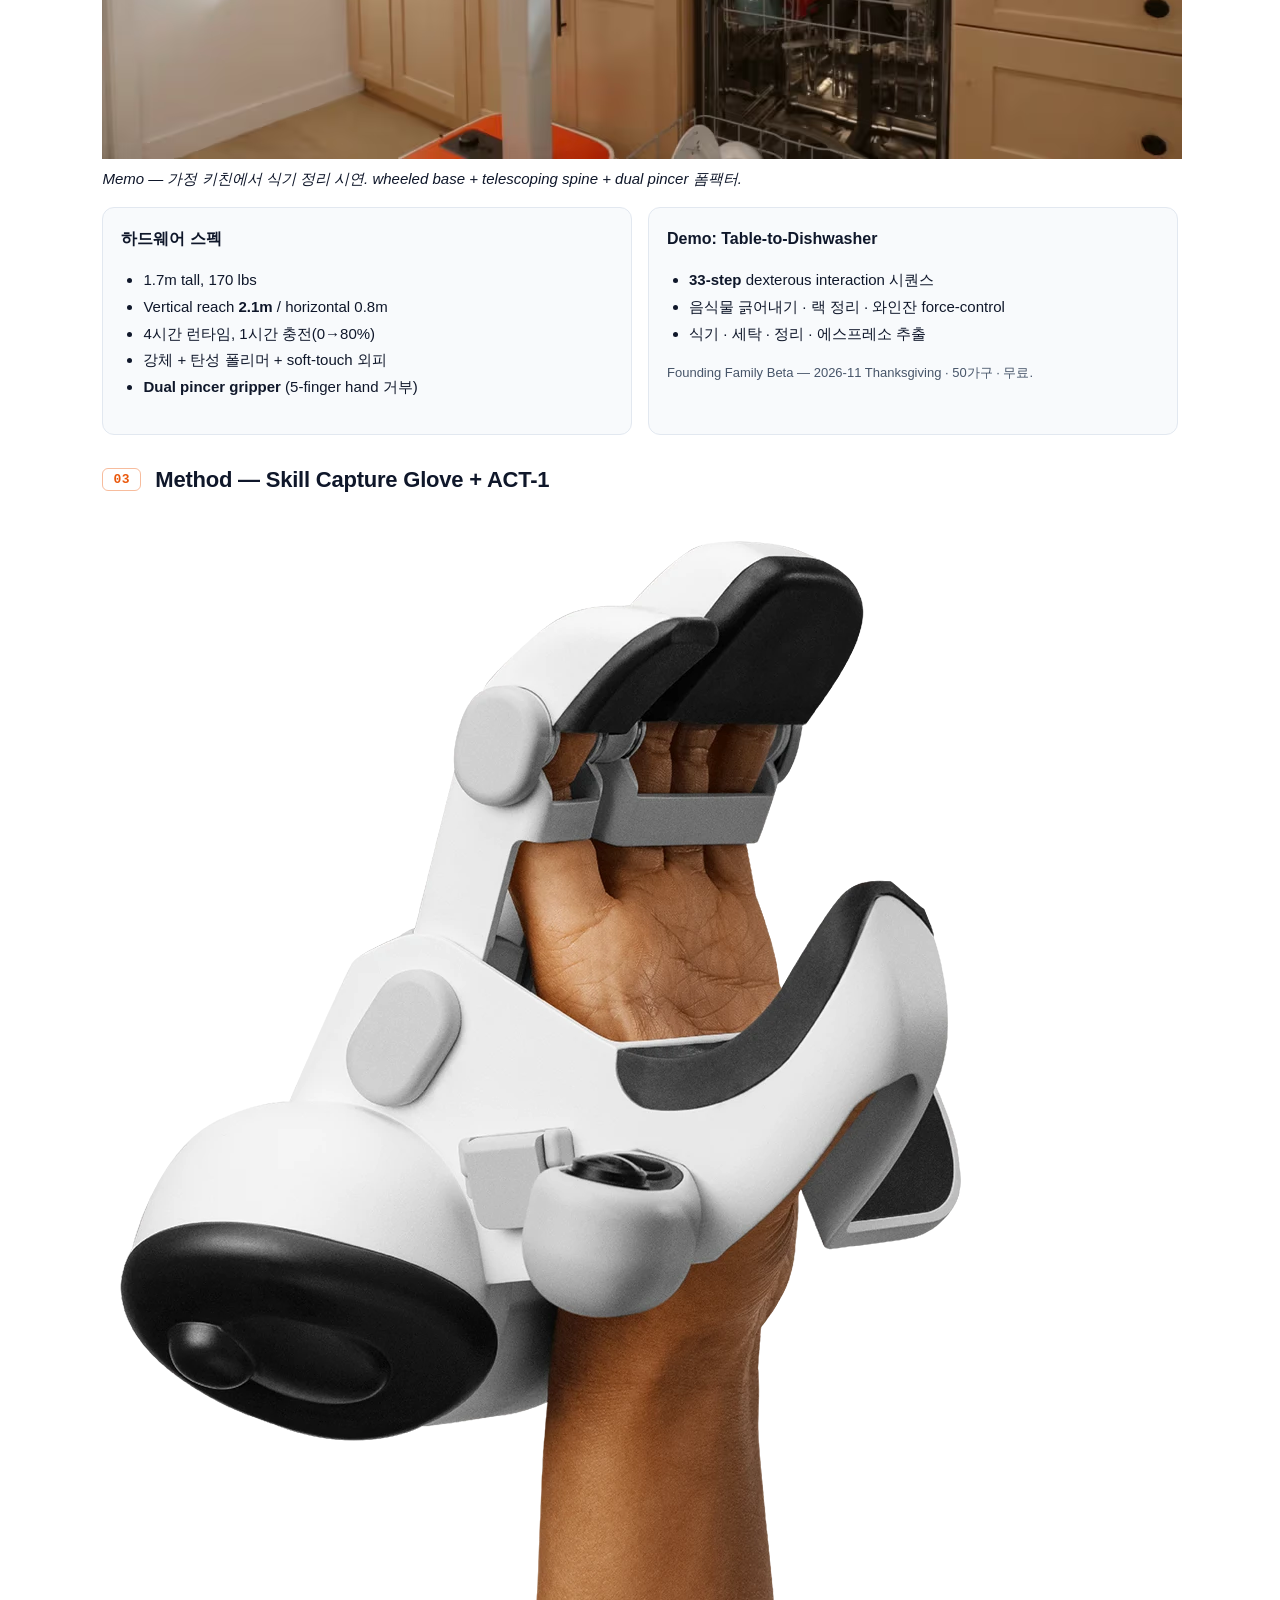
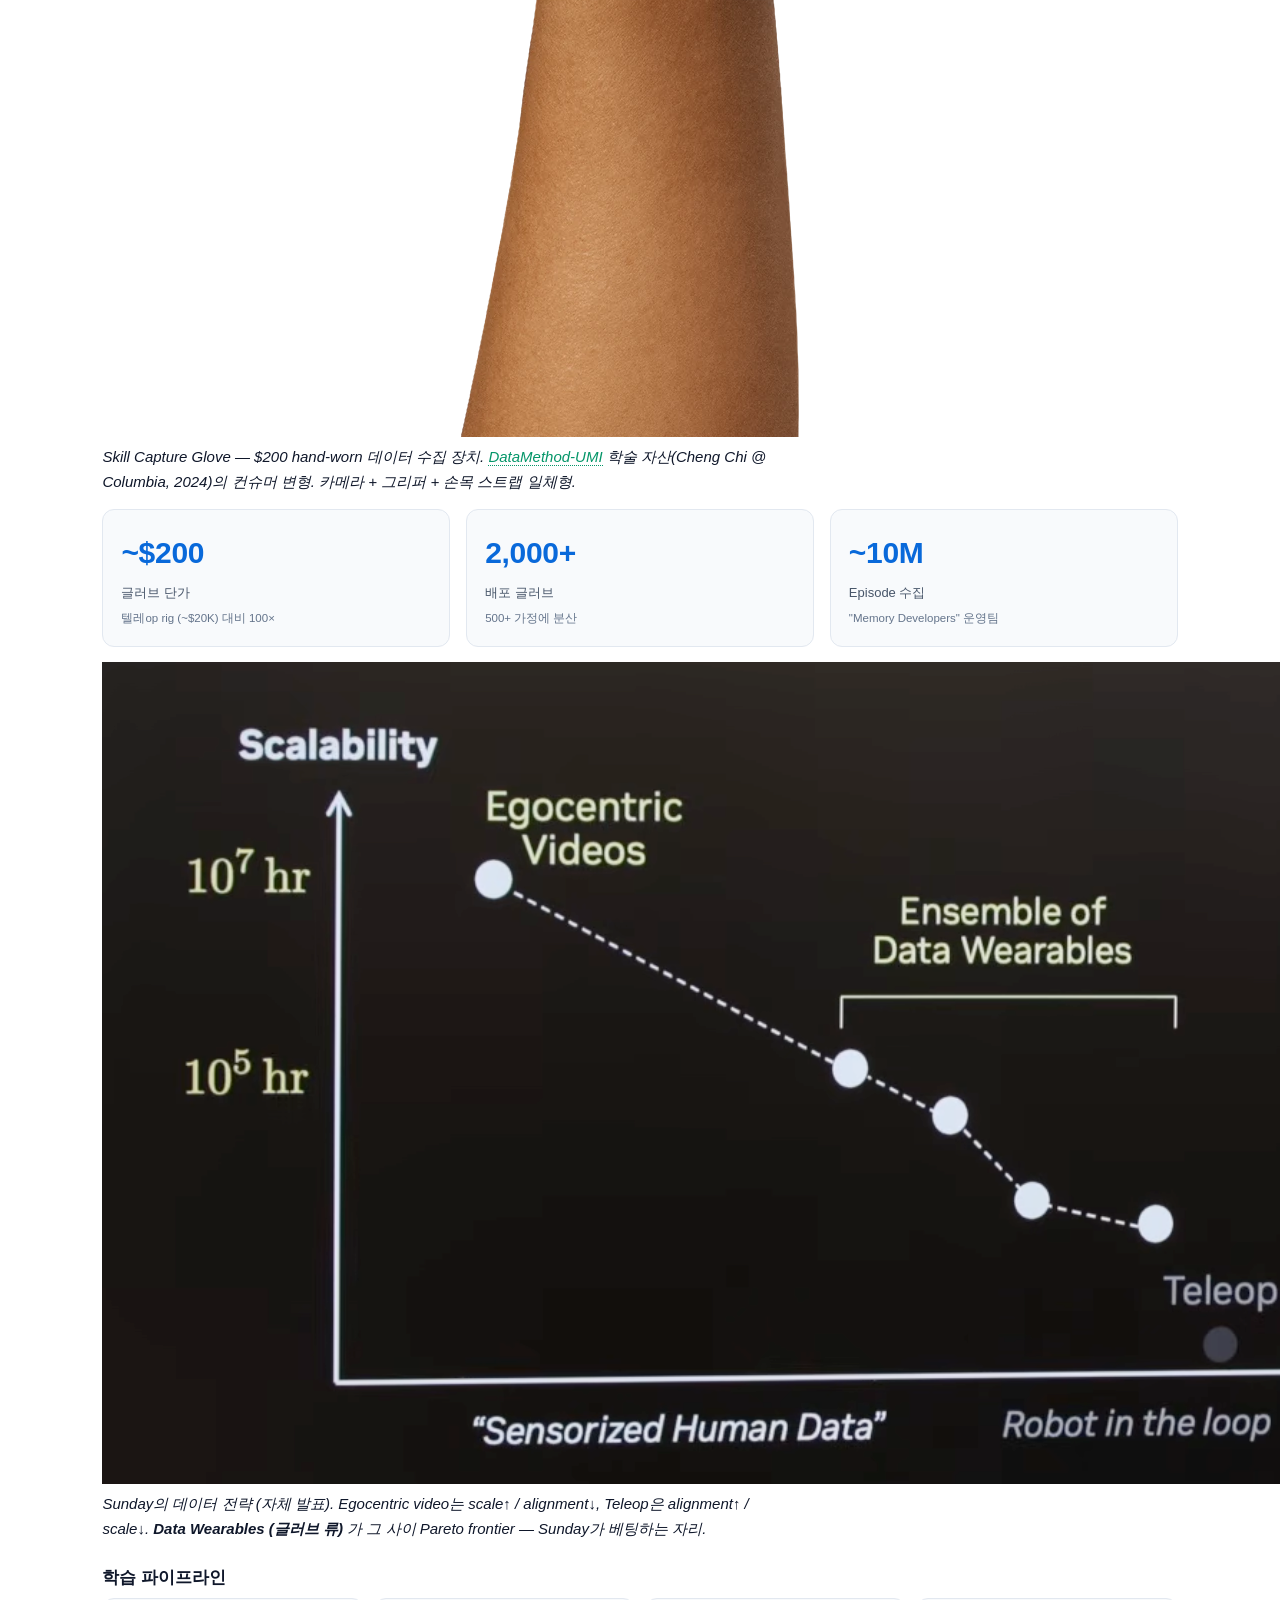
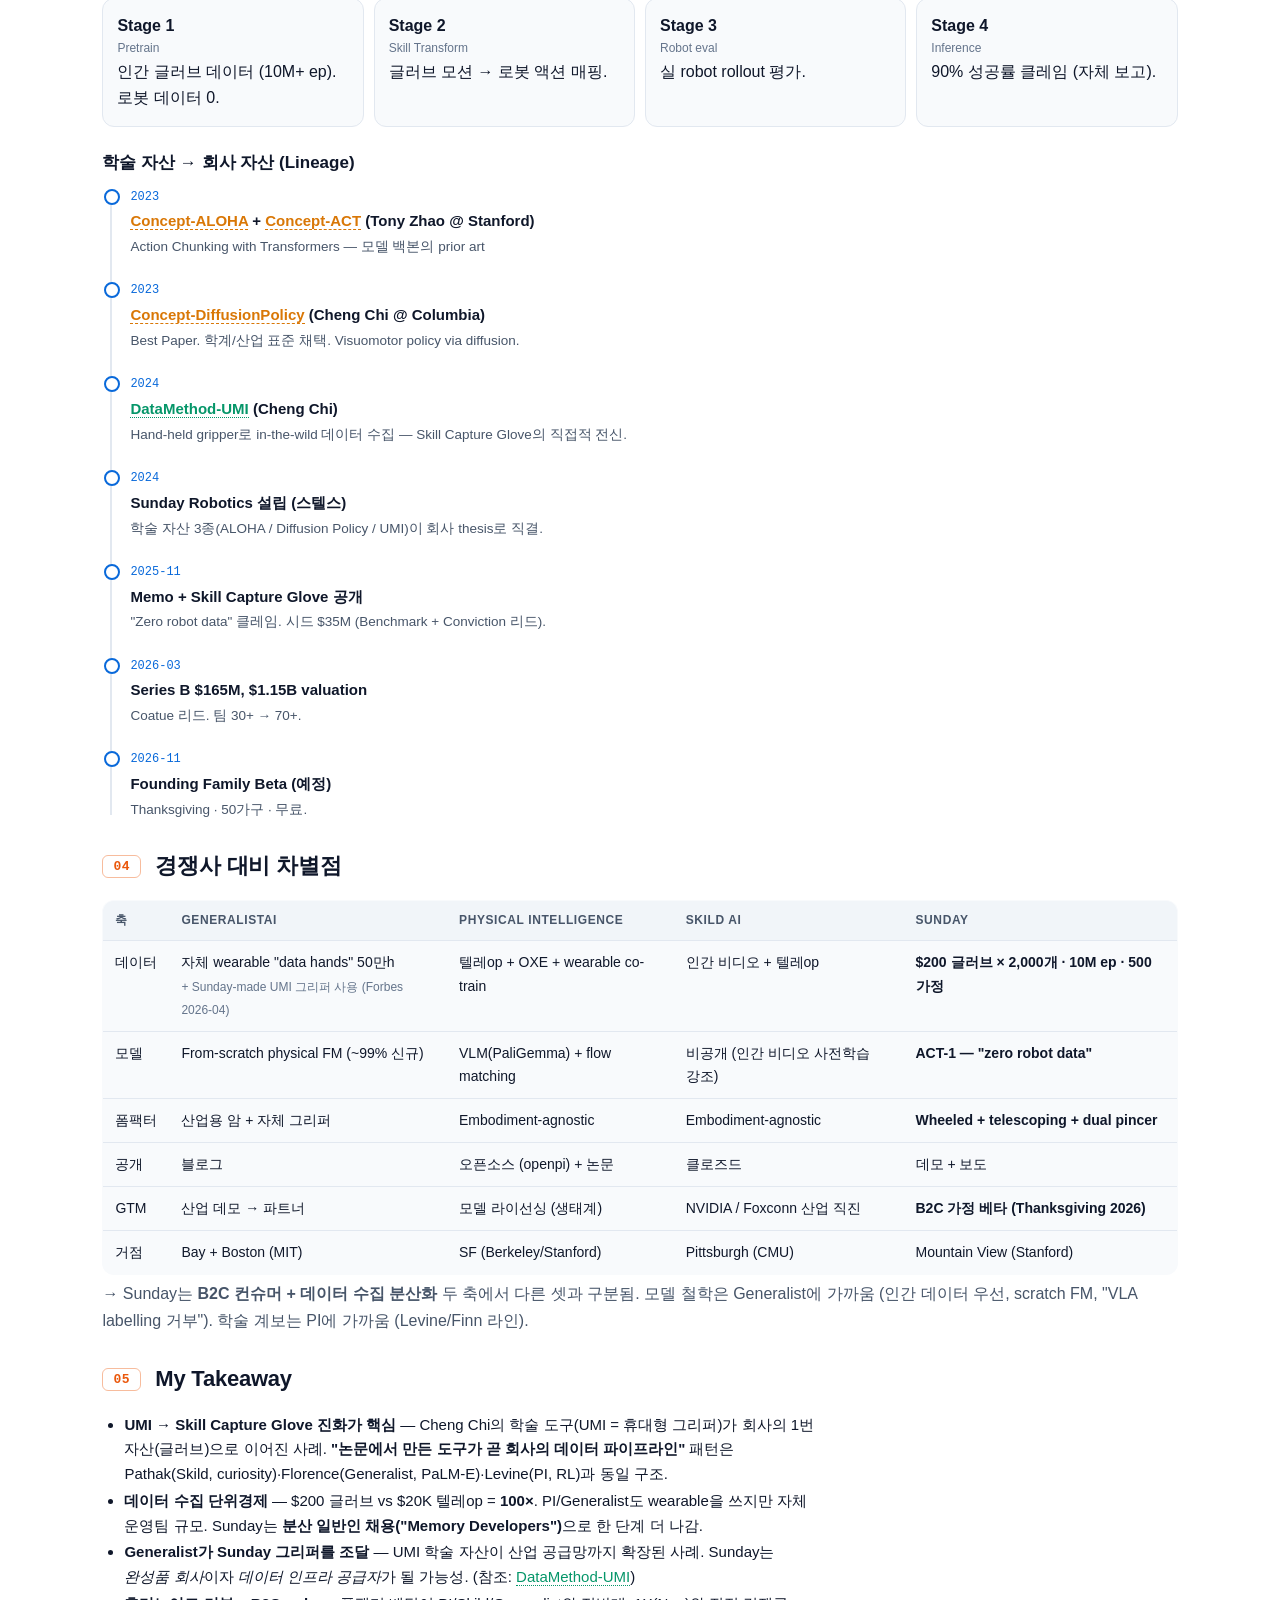
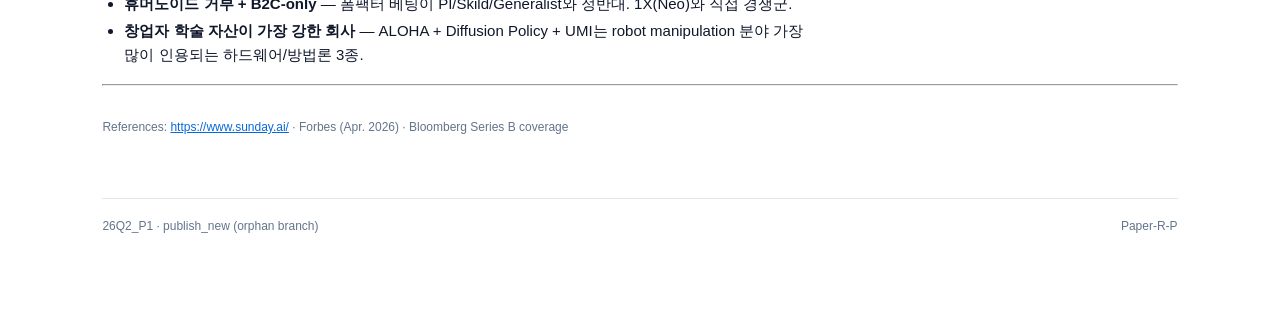
<file: notes/Company-SundayRobotics.html>
<!doctype html>
<html lang="ko">
<head>
  <meta charset="utf-8"/>
  <meta name="viewport" content="width=device-width,initial-scale=1"/>
  <title>SundayRobotics — 26Q2_P1</title>
  <link rel="stylesheet" href="../style.css"/>
</head>
<body>
  <div class="wrap">
    <nav class="top">
      <a href="../index.html">26Q2_P1</a>
      <span class="sep">·</span>
      <a href="../weekly/index.html" class="active">weekly</a>
      <a href="../company-insight/index.html">company-insight</a>
      <a href="../agent-wiki/index.html">agent-wiki</a>
    </nav>

    <header class="note-header">
      <div class="eyebrow">Company · W19 · company <span class="editorial-source curated">curated</span></div>
      <h1>SundayRobotics</h1>
      <p class="lead">B2C 가정용 휴머노이드 거부 + $200 Skill Capture Glove 분산 데이터 수집 (Memory Developers 500가정)</p>
    </header>
    <div class="hero-meta">
      <div class="meta-row">
        <span class="meta-label">Concepts</span>
        <div class="chips"><a class="chip k-Concept broken" href="./Concept-ACT.html">ACT</a><a class="chip k-Concept broken" href="./Concept-DiffusionPolicy.html">DiffusionPolicy</a><a class="chip k-Concept broken" href="./Concept-ALOHA.html">ALOHA</a></div>
      </div>
      <div class="meta-row">
        <span class="meta-label">Paradigms</span>
        <div class="chips"><a class="chip k-Paradigm broken" href="./Paradigm-ZeroRobotData.html">ZeroRobotData</a><a class="chip k-Paradigm broken" href="./Paradigm-B2CHomeRobot.html">B2CHomeRobot</a></div>
      </div>
      <div class="meta-row">
        <span class="meta-label">Data Methods</span>
        <div class="chips"><a class="chip k-DataMethod" href="./DataMethod-UMI.html">UMI</a></div>
      </div>
      <div class="meta-row">
        <span class="meta-label">Target Tasks</span>
        <div class="chips"><span class="pill household">household</span><span class="pill manipulation">manipulation</span><span class="pill dexterous-long-horizon">dexterous-long-horizon</span></div>
      </div>
      <div class="meta-row">
        <span class="meta-label">Robots</span>
        <div class="chips"><span class="pill Memo (자체 wheeled+telescoping+dual pincer)">Memo (자체 wheeled+telescoping+dual pincer)</span></div>
      </div>
      <div class="meta-row">
        <span class="meta-label">Openness</span>
        <div class="chips"><span class="pill openness-blog">blog</span><span class="pill openness-demo">demo</span></div>
      </div>
    </div>
    <article class="note-body">
<div class="lead">"Every day should feel like Sunday." — 가정 잡일을 대체하는 컨슈머 로봇 회사. 휴머노이드 폼팩터를 거부하고 wheeled + telescoping spine + dual pincer로 간다. ACT-1 foundation model을 자체 $200 Skill Capture Glove 데이터만으로 학습 ("zero robot data"). 2026-11 Founding Family Beta(50가구) 출시 예정.</div>
<div class="grid-3">
  <div class="stat">
    <div class="num">$200M</div>
    <div class="lbl">누적 투자</div>
    <div class="sub">2026-03 Series B (Coatue 리드)</div>
  </div>
  <div class="stat">
    <div class="num">$1.15B</div>
    <div class="lbl">밸류에이션</div>
    <div class="sub">Tiger Global · Benchmark · Bain · Fidelity 참여</div>
  </div>
  <div class="stat">
    <div class="num">70+</div>
    <div class="lbl">팀 사이즈</div>
    <div class="sub">Stanford · Tesla · DeepMind · Waymo · Meta · OpenAI · Apple 출신</div>
  </div>
</div>
<div class="h2-numbered"><span class="num">01</span><h2>Founders &amp; Team</h2></div>
<div class="grid-2">
  <div class="card">
    <div class="role">CEO · CO-FOUNDER</div>
    <h3>Tony Z. Zhao</h3>
    <p>UC Berkeley EECS BS('21), Stanford CS PhD 중퇴(2024). 지도교수 <strong>Sergey Levine + Chelsea Finn</strong> — Physical Intelligence 창업자들과 동일 랩 계보.</p>
    <span class="pill">ALOHA</span>
    <span class="pill">ACT (Action Chunking)</span>
    <span class="pill">Mobile ALOHA</span>
    <span class="pill">ALOHA 2</span>
    <p>ex-Google DeepMind, ex-Tesla Autopilot.</p>
  </div>
  <div class="card">
    <div class="role">CTO · CO-FOUNDER</div>
    <h3>Cheng Chi</h3>
    <p>Univ. of Michigan CS BS, Columbia CS PhD (지도: <strong>Shuran Song</strong>). Best Paper Award 2회.</p>
    <span class="pill">Diffusion Policy</span>
    <span class="pill">UMI</span>
    <p>UMI(Universal Manipulation Interface)는 Sunday <strong>Skill Capture Glove의 직접적 전신</strong>. 또한 Generalist AI도 Sunday-made UMI 그리퍼를 데이터 수집에 사용.</p>
  </div>
</div>
<div class="h2-numbered"><span class="num">02</span><h2>Product — Memo</h2></div>
<div class="lead">가정용 personal robot. 휴머노이드 X — wheeled base + telescoping Z-axis spine + dual pincer.</div>
<p><img src="../assets/sunday-memo-robot-kitchen.png" alt="sunday-memo-robot-kitchen.png" loading="lazy"/> <em>Memo — 가정 키친에서 식기 정리 시연. wheeled base + telescoping spine + dual pincer 폼팩터.</em></p>
<div class="grid-2">
  <div class="card">
    <h3>하드웨어 스펙</h3>
    <ul>
      <li>1.7m tall, 170 lbs</li>
      <li>Vertical reach <strong>2.1m</strong> / horizontal 0.8m</li>
      <li>4시간 런타임, 1시간 충전(0→80%)</li>
      <li>강체 + 탄성 폴리머 + soft-touch 외피</li>
      <li><strong>Dual pincer gripper</strong> (5-finger hand 거부)</li>
    </ul>
  </div>
  <div class="card">
    <h3>Demo: Table-to-Dishwasher</h3>
    <ul>
      <li><strong>33-step</strong> dexterous interaction 시퀀스</li>
      <li>음식물 긁어내기 · 랙 정리 · 와인잔 force-control</li>
      <li>식기 · 세탁 · 정리 · 에스프레소 추출</li>
    </ul>
    <p class="lead">Founding Family Beta — 2026-11 Thanksgiving · 50가구 · 무료.</p>
  </div>
</div>
<div class="h2-numbered"><span class="num">03</span><h2>Method — Skill Capture Glove + ACT-1</h2></div>
<p><img src="../assets/sunday-skill-capture-glove.png" alt="sunday-skill-capture-glove.png" loading="lazy"/> <em>Skill Capture Glove — $200 hand-worn 데이터 수집 장치. <a class="wl" href="../notes/DataMethod-UMI.html">DataMethod-UMI</a> 학술 자산(Cheng Chi @ Columbia, 2024)의 컨슈머 변형. 카메라 + 그리퍼 + 손목 스트랩 일체형.</em></p>
<div class="grid-3">
  <div class="stat">
    <div class="num">~$200</div>
    <div class="lbl">글러브 단가</div>
    <div class="sub">텔레op rig (~$20K) 대비 100×</div>
  </div>
  <div class="stat">
    <div class="num">2,000+</div>
    <div class="lbl">배포 글러브</div>
    <div class="sub">500+ 가정에 분산</div>
  </div>
  <div class="stat">
    <div class="num">~10M</div>
    <div class="lbl">Episode 수집</div>
    <div class="sub">"Memory Developers" 운영팀</div>
  </div>
</div>
<p><img src="../assets/sunday-data-scalability-chart.png" alt="sunday-data-scalability-chart.png" loading="lazy"/> <em>Sunday의 데이터 전략 (자체 발표). Egocentric video는 scale↑ / alignment↓, Teleop은 alignment↑ / scale↓. <strong>Data Wearables (글러브 류)</strong> 가 그 사이 Pareto frontier — Sunday가 베팅하는 자리.</em></p>
<h3>학습 파이프라인</h3>
<div class="pipeline">
  <div class="stage"><strong>Stage 1</strong><div class="kind">Pretrain</div>인간 글러브 데이터 (10M+ ep). 로봇 데이터 0.</div>
  <div class="stage"><strong>Stage 2</strong><div class="kind">Skill Transform</div>글러브 모션 → 로봇 액션 매핑.</div>
  <div class="stage"><strong>Stage 3</strong><div class="kind">Robot eval</div>실 robot rollout 평가.</div>
  <div class="stage"><strong>Stage 4</strong><div class="kind">Inference</div>90% 성공률 클레임 (자체 보고).</div>
</div>
<h3>학술 자산 → 회사 자산 (Lineage)</h3>
<ul class="timeline">
  <li class="tl-item">
    <div class="date">2023</div>
    <div class="ev"><a class="wl wl-broken" href="#" title="아직 없는 노트">Concept-ALOHA</a> + <a class="wl wl-broken" href="#" title="아직 없는 노트">Concept-ACT</a> (Tony Zhao @ Stanford)</div>
    <div class="desc">Action Chunking with Transformers — 모델 백본의 prior art</div>
  </li>
  <li class="tl-item">
    <div class="date">2023</div>
    <div class="ev"><a class="wl wl-broken" href="#" title="아직 없는 노트">Concept-DiffusionPolicy</a> (Cheng Chi @ Columbia)</div>
    <div class="desc">Best Paper. 학계/산업 표준 채택. Visuomotor policy via diffusion.</div>
  </li>
  <li class="tl-item">
    <div class="date">2024</div>
    <div class="ev"><a class="wl" href="../notes/DataMethod-UMI.html">DataMethod-UMI</a> (Cheng Chi)</div>
    <div class="desc">Hand-held gripper로 in-the-wild 데이터 수집 — Skill Capture Glove의 직접적 전신.</div>
  </li>
  <li class="tl-item">
    <div class="date">2024</div>
    <div class="ev">Sunday Robotics 설립 (스텔스)</div>
    <div class="desc">학술 자산 3종(ALOHA / Diffusion Policy / UMI)이 회사 thesis로 직결.</div>
  </li>
  <li class="tl-item">
    <div class="date">2025-11</div>
    <div class="ev">Memo + Skill Capture Glove 공개</div>
    <div class="desc">"Zero robot data" 클레임. 시드 $35M (Benchmark + Conviction 리드).</div>
  </li>
  <li class="tl-item">
    <div class="date">2026-03</div>
    <div class="ev">Series B $165M, $1.15B valuation</div>
    <div class="desc">Coatue 리드. 팀 30+ → 70+.</div>
  </li>
  <li class="tl-item">
    <div class="date">2026-11</div>
    <div class="ev">Founding Family Beta (예정)</div>
    <div class="desc">Thanksgiving · 50가구 · 무료.</div>
  </li>
</ul>
<div class="h2-numbered"><span class="num">04</span><h2>경쟁사 대비 차별점</h2></div>
<table>
  <thead>
    <tr><th>축</th><th>GeneralistAI</th><th>Physical Intelligence</th><th>Skild AI</th><th>Sunday</th></tr>
  </thead>
  <tbody>
    <tr>
      <td>데이터</td>
      <td>자체 wearable "data hands" 50만h<br/><span class="kind">+ Sunday-made UMI 그리퍼 사용 (Forbes 2026-04)</span></td>
      <td>텔레op + OXE + wearable co-train</td>
      <td>인간 비디오 + 텔레op</td>
      <td><strong>$200 글러브 × 2,000개 · 10M ep · 500 가정</strong></td>
    </tr>
    <tr>
      <td>모델</td>
      <td>From-scratch physical FM (~99% 신규)</td>
      <td>VLM(PaliGemma) + flow matching</td>
      <td>비공개 (인간 비디오 사전학습 강조)</td>
      <td><strong>ACT-1 — "zero robot data"</strong></td>
    </tr>
    <tr>
      <td>폼팩터</td>
      <td>산업용 암 + 자체 그리퍼</td>
      <td>Embodiment-agnostic</td>
      <td>Embodiment-agnostic</td>
      <td><strong>Wheeled + telescoping + dual pincer</strong></td>
    </tr>
    <tr>
      <td>공개</td>
      <td>블로그</td>
      <td>오픈소스 (openpi) + 논문</td>
      <td>클로즈드</td>
      <td>데모 + 보도</td>
    </tr>
    <tr>
      <td>GTM</td>
      <td>산업 데모 → 파트너</td>
      <td>모델 라이선싱 (생태계)</td>
      <td>NVIDIA / Foxconn 산업 직진</td>
      <td><strong>B2C 가정 베타 (Thanksgiving 2026)</strong></td>
    </tr>
    <tr>
      <td>거점</td>
      <td>Bay + Boston (MIT)</td>
      <td>SF (Berkeley/Stanford)</td>
      <td>Pittsburgh (CMU)</td>
      <td>Mountain View (Stanford)</td>
    </tr>
  </tbody>
</table>
<div class="lead">→ Sunday는 <strong>B2C 컨슈머 + 데이터 수집 분산화</strong> 두 축에서 다른 셋과 구분됨. 모델 철학은 Generalist에 가까움 (인간 데이터 우선, scratch FM, "VLA labelling 거부"). 학술 계보는 PI에 가까움 (Levine/Finn 라인).</div>
<div class="h2-numbered"><span class="num">05</span><h2>My Takeaway</h2></div>
<ul>
<li><strong>UMI → Skill Capture Glove 진화가 핵심</strong> — Cheng Chi의 학술 도구(UMI = 휴대형 그리퍼)가 회사의 1번 자산(글러브)으로 이어진 사례. <strong>"논문에서 만든 도구가 곧 회사의 데이터 파이프라인"</strong> 패턴은 Pathak(Skild, curiosity)·Florence(Generalist, PaLM-E)·Levine(PI, RL)과 동일 구조.</li>
<li><strong>데이터 수집 단위경제</strong> — $200 글러브 vs $20K 텔레op = <strong>100×</strong>. PI/Generalist도 wearable을 쓰지만 자체 운영팀 규모. Sunday는 <strong>분산 일반인 채용("Memory Developers")</strong>으로 한 단계 더 나감.</li>
<li><strong>Generalist가 Sunday 그리퍼를 조달</strong> — UMI 학술 자산이 산업 공급망까지 확장된 사례. Sunday는 <em>완성품 회사</em>이자 <em>데이터 인프라 공급자</em>가 될 가능성. (참조: <a class="wl" href="../notes/DataMethod-UMI.html">DataMethod-UMI</a>)</li>
<li><strong>휴머노이드 거부 + B2C-only</strong> — 폼팩터 베팅이 PI/Skild/Generalist와 정반대. 1X(Neo)와 직접 경쟁군.</li>
<li><strong>창업자 학술 자산이 가장 강한 회사</strong> — ALOHA + Diffusion Policy + UMI는 robot manipulation 분야 가장 많이 인용되는 하드웨어/방법론 3종.</li>
</ul>
<hr/>
<div class="kind" style="margin-top:32px">References: <a href="https://www.sunday.ai/">https://www.sunday.ai/</a> · Forbes (Apr. 2026) · Bloomberg Series B coverage</div>
    </article>

    <footer>
      <span>26Q2_P1 · publish_new (orphan branch)</span>
      <span>Paper-R-P</span>
    </footer>
  </div>
</body>
</html>
</file>
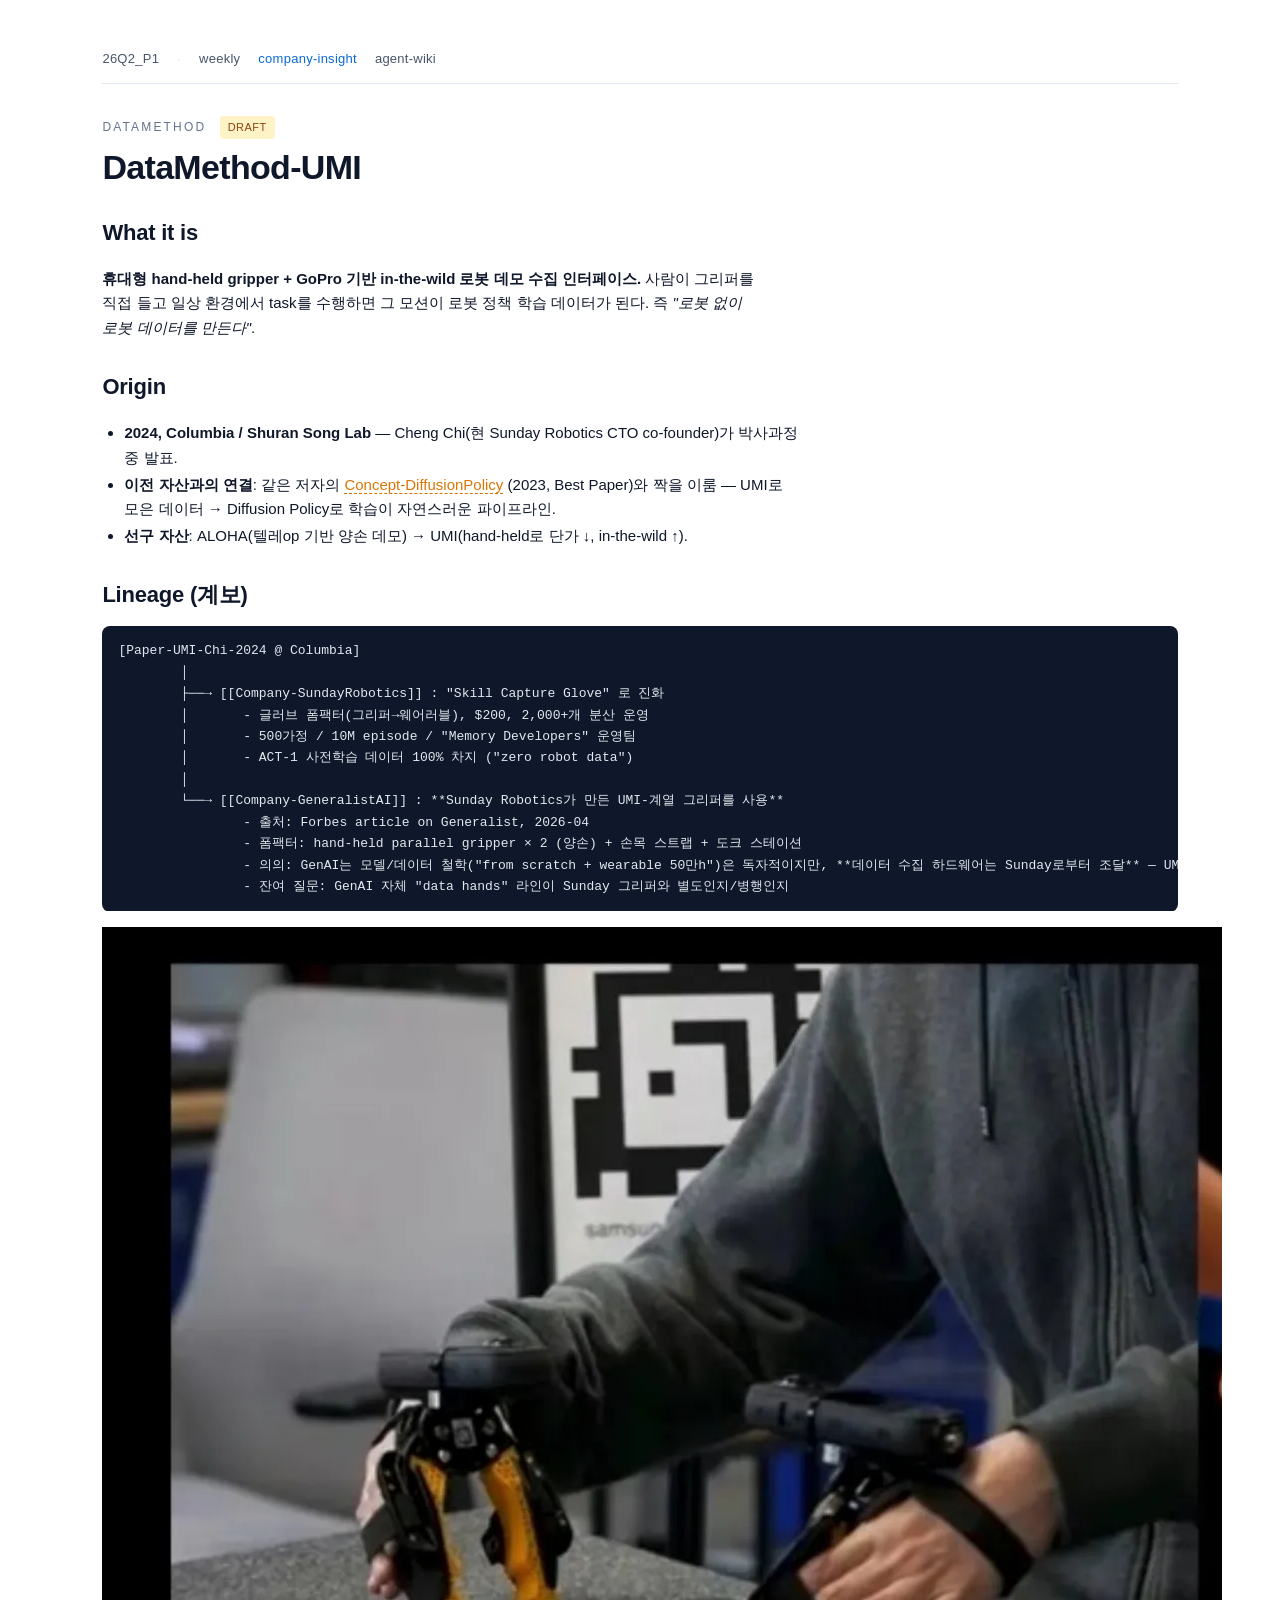
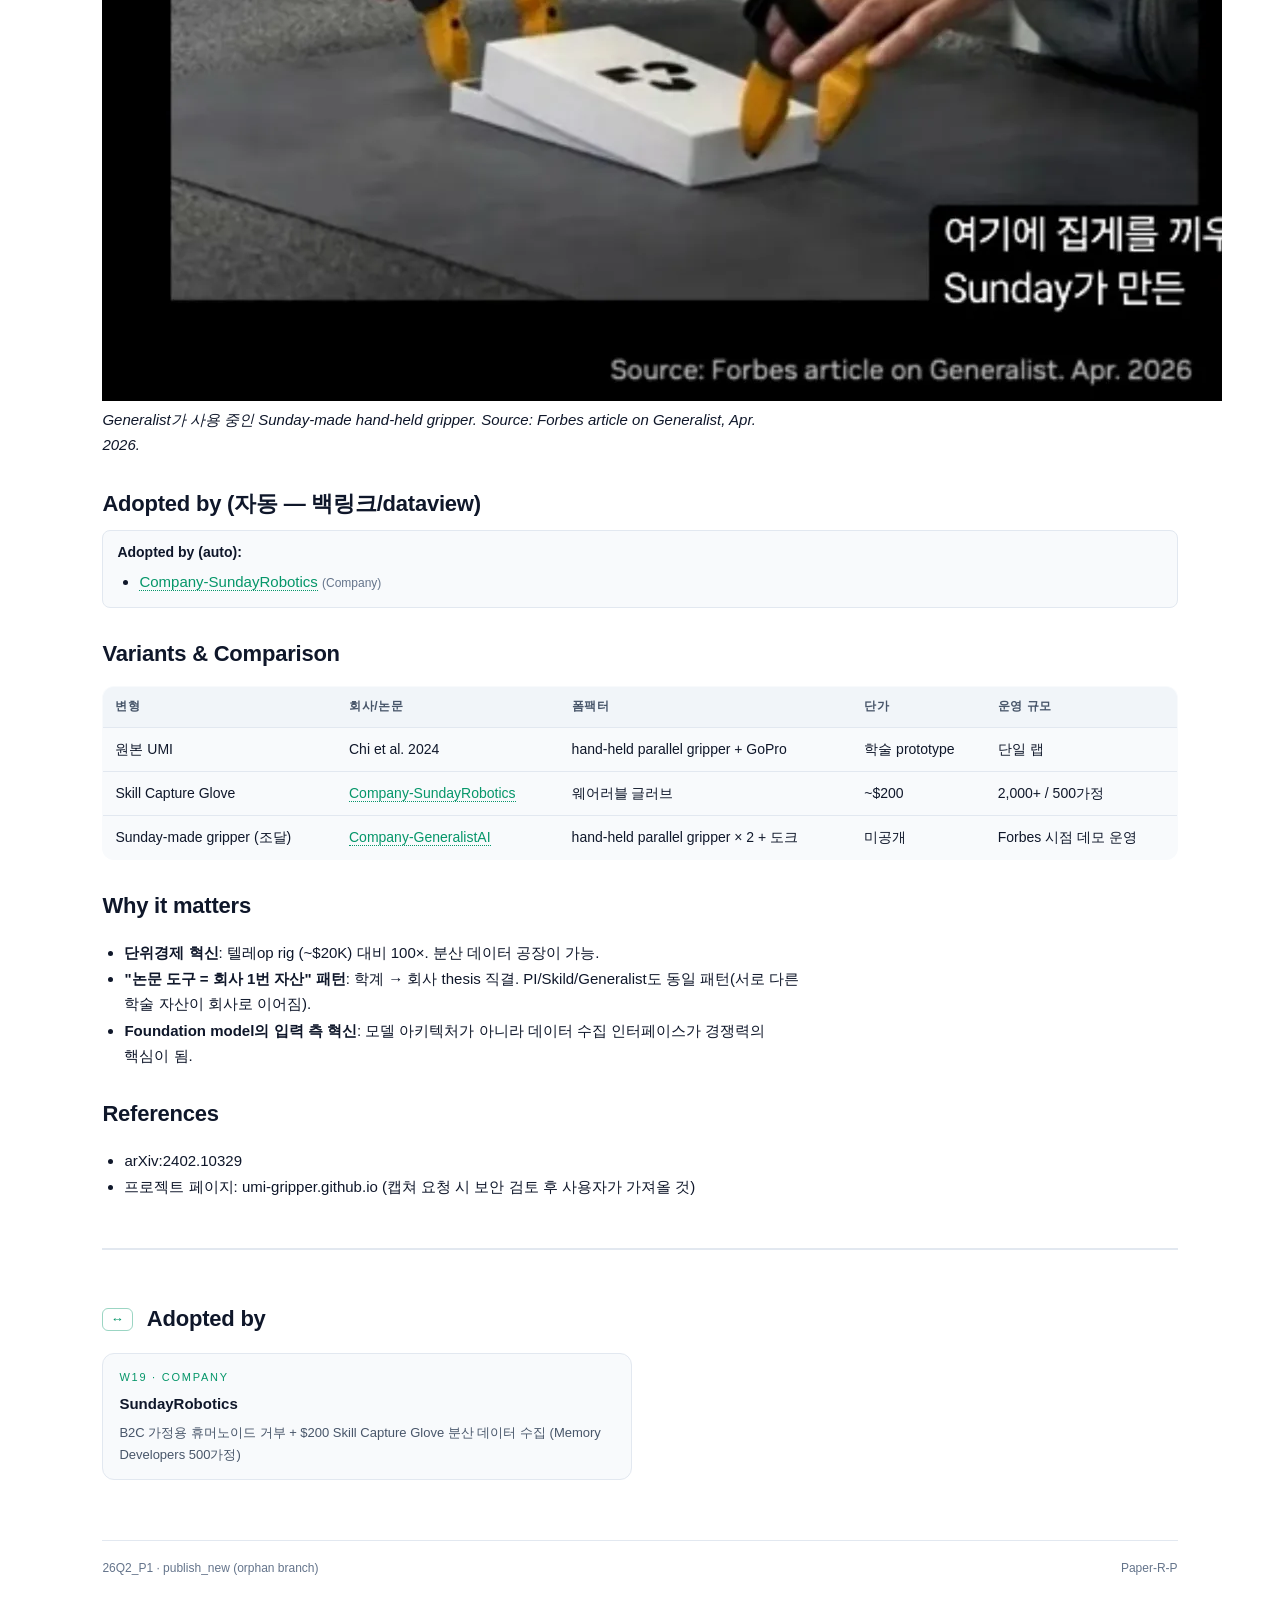
<file: notes/DataMethod-UMI.html>
<!doctype html>
<html lang="ko">
<head>
  <meta charset="utf-8"/>
  <meta name="viewport" content="width=device-width,initial-scale=1"/>
  <title>DataMethod-UMI — 26Q2_P1</title>
  <link rel="stylesheet" href="../style.css"/>
</head>
<body>
  <div class="wrap">
    <nav class="top">
      <a href="../index.html">26Q2_P1</a>
      <span class="sep">·</span>
      <a href="../weekly/index.html">weekly</a>
      <a href="../company-insight/index.html" class="active">company-insight</a>
      <a href="../agent-wiki/index.html">agent-wiki</a>
    </nav>

    <header class="note-header">
      <div class="eyebrow">DataMethod <span class="editorial-source draft">draft</span></div>
      <h1>DataMethod-UMI</h1>
    </header>
    <article class="note-body">
<h2>What it is</h2>
<p><strong>휴대형 hand-held gripper + GoPro 기반 in-the-wild 로봇 데모 수집 인터페이스.</strong> 사람이 그리퍼를 직접 들고 일상 환경에서 task를 수행하면 그 모션이 로봇 정책 학습 데이터가 된다. 즉 <em>"로봇 없이 로봇 데이터를 만든다"</em>.</p>
<h2>Origin</h2>
<ul>
<li><strong>2024, Columbia / Shuran Song Lab</strong> — Cheng Chi(현 Sunday Robotics CTO co-founder)가 박사과정 중 발표.</li>
<li><strong>이전 자산과의 연결</strong>: 같은 저자의 <a class="wl wl-broken" href="#" title="아직 없는 노트">Concept-DiffusionPolicy</a> (2023, Best Paper)와 짝을 이룸 — UMI로 모은 데이터 → Diffusion Policy로 학습이 자연스러운 파이프라인.</li>
<li><strong>선구 자산</strong>: ALOHA(텔레op 기반 양손 데모) → UMI(hand-held로 단가 ↓, in-the-wild ↑).</li>
</ul>
<h2>Lineage (계보)</h2>
<pre class="code"><code class="lang-">[Paper-UMI-Chi-2024 @ Columbia]
        │
        ├──→ [[Company-SundayRobotics]] : &quot;Skill Capture Glove&quot; 로 진화
        │       - 글러브 폼팩터(그리퍼→웨어러블), $200, 2,000+개 분산 운영
        │       - 500가정 / 10M episode / &quot;Memory Developers&quot; 운영팀
        │       - ACT-1 사전학습 데이터 100% 차지 (&quot;zero robot data&quot;)
        │
        └──→ [[Company-GeneralistAI]] : **Sunday Robotics가 만든 UMI-계열 그리퍼를 사용**
                - 출처: Forbes article on Generalist, 2026-04
                - 폼팩터: hand-held parallel gripper × 2 (양손) + 손목 스트랩 + 도크 스테이션
                - 의의: GenAI는 모델/데이터 철학(&quot;from scratch + wearable 50만h&quot;)은 독자적이지만, **데이터 수집 하드웨어는 Sunday로부터 조달** — UMI/Glove 학술 자산이 산업 공급망까지 확장된 사례
                - 잔여 질문: GenAI 자체 &quot;data hands&quot; 라인이 Sunday 그리퍼와 별도인지/병행인지</code></pre>
<p><img src="../assets/forbes-2026-04-generalist-uses-sunday-grippers.png" alt="forbes-2026-04-generalist-uses-sunday-grippers.png" loading="lazy"/> <em>Generalist가 사용 중인 Sunday-made hand-held gripper. Source: Forbes article on Generalist, Apr. 2026.</em></p>
<h2>Adopted by (자동 — 백링크/dataview)</h2>
<div class="dv-resolved"><strong>Adopted by (auto):</strong><ul><li><a class="wl" href="../notes/Company-SundayRobotics.html">Company-SundayRobotics</a> <span class="kind">(Company)</span></li></ul></div>
<h2>Variants & Comparison</h2>
<table><thead><tr><th>변형</th><th>회사/논문</th><th>폼팩터</th><th>단가</th><th>운영 규모</th></tr></thead><tbody><tr><td>원본 UMI</td><td>Chi et al. 2024</td><td>hand-held parallel gripper + GoPro</td><td>학술 prototype</td><td>단일 랩</td></tr><tr><td>Skill Capture Glove</td><td><a class="wl" href="../notes/Company-SundayRobotics.html">Company-SundayRobotics</a></td><td>웨어러블 글러브</td><td>~$200</td><td>2,000+ / 500가정</td></tr><tr><td>Sunday-made gripper (조달)</td><td><a class="wl" href="../notes/Company-GeneralistAI.html">Company-GeneralistAI</a></td><td>hand-held parallel gripper × 2 + 도크</td><td>미공개</td><td>Forbes 시점 데모 운영</td></tr></tbody></table>
<h2>Why it matters</h2>
<ul>
<li><strong>단위경제 혁신</strong>: 텔레op rig (~$20K) 대비 100×. 분산 데이터 공장이 가능.</li>
<li><strong>"논문 도구 = 회사 1번 자산" 패턴</strong>: 학계 → 회사 thesis 직결. PI/Skild/Generalist도 동일 패턴(서로 다른 학술 자산이 회사로 이어짐).</li>
<li><strong>Foundation model의 입력 측 혁신</strong>: 모델 아키텍처가 아니라 데이터 수집 인터페이스가 경쟁력의 핵심이 됨.</li>
</ul>
<h2>References</h2>
<ul>
<li>arXiv:2402.10329</li>
<li>프로젝트 페이지: umi-gripper.github.io (캡쳐 요청 시 보안 검토 후 사용자가 가져올 것)</li>
</ul>
    </article>
    <section class="related-panel">
      <div class="h2-numbered"><span class="num">↔</span><h2>Adopted by</h2></div>
      <div class="grid-2">
      <a class="card" href="./Company-SundayRobotics.html">
        <div class="tag">W19 · Company</div>
        <h3>SundayRobotics</h3>
        <p>B2C 가정용 휴머노이드 거부 + $200 Skill Capture Glove 분산 데이터 수집 (Memory Developers 500가정)</p>
      </a>
      </div>
    </section>

    <footer>
      <span>26Q2_P1 · publish_new (orphan branch)</span>
      <span>Paper-R-P</span>
    </footer>
  </div>
</body>
</html>
</file>
<file: style.css>
/* 26Q2_P1 publish_new — design tokens + base + components */

/* ---------- design tokens ---------- */
:root {
  --bg: #ffffff;
  --bg-2: #f8fafc;
  --bg-3: #f1f5f9;
  --line: #e2e8f0;
  --text: #0f172a;
  --text-2: #475569;
  --muted: #64748b;
  --accent: #0969da;
  --accent-2: #059669;
  --accent-3: #ea580c;
  --warn: #d97706;
  --radius: 12px;
}

/* ---------- reset / base ---------- */
* { box-sizing: border-box; }
html, body {
  margin: 0;
  background: var(--bg);
  color: var(--text);
  font-family: -apple-system, BlinkMacSystemFont, "Pretendard", "Noto Sans KR", sans-serif;
  -webkit-font-smoothing: antialiased;
  line-height: 1.65;
  word-break: keep-all;
  overflow-wrap: break-word;
}
.wrap { max-width: clamp(900px, 92vw, 1600px); margin: 0 auto; padding: 48px clamp(24px, 4vw, 64px) 96px; }
/* prose-width helper for places where long-line readability matters */
.note-body p, .note-body > ul, .note-body > ol, .note-body blockquote { max-width: 80ch; }
a { color: var(--accent); }

/* ---------- top nav ---------- */
nav.top {
  display: flex;
  gap: 18px;
  font-size: 13px;
  letter-spacing: .02em;
  border-bottom: 1px solid var(--line);
  padding-bottom: 14px;
  margin-bottom: 32px;
}
nav.top a { color: var(--text-2); text-decoration: none; }
nav.top a:hover, nav.top a.active { color: var(--accent); }
nav.top .sep { color: var(--line); }

/* ---------- typography ---------- */
header h1 {
  font-size: 34px;
  line-height: 1.2;
  letter-spacing: -0.02em;
  margin: 0 0 8px;
}
.eyebrow {
  font-size: 12px;
  letter-spacing: .18em;
  color: var(--muted);
  text-transform: uppercase;
  margin-bottom: 8px;
}
.meta { color: var(--muted); font-size: 13px; margin-bottom: 24px; }
.foreground {
  background: var(--bg-2);
  border-left: 3px solid var(--accent);
  padding: 12px 16px;
  border-radius: 0 8px 8px 0;
  color: var(--text-2);
  font-size: 14px;
  margin: 14px 0 8px;
}
.lead { color: var(--text-2); margin: -8px 0 20px; }

h2 { font-size: 22px; margin: 28px 0 8px; letter-spacing: -0.01em; }
h3 { font-size: 17px; margin: 22px 0 6px; }
h4 { font-size: 15px; margin: 18px 0 4px; color: var(--text-2); }
p, li { font-size: 15px; }
ul, ol { padding-left: 22px; }
li { margin: 2px 0; }

/* numbered section header — borrowed from legacy publish/ */
.h2-numbered {
  display: flex;
  align-items: center;
  gap: 14px;
  margin: 32px 0 20px;
}
.h2-numbered .num {
  font-family: ui-monospace, monospace;
  color: var(--accent-3);
  font-size: 13px;
  letter-spacing: .05em;
  border: 1px solid rgba(234, 88, 12, .4);
  padding: 4px 10px;
  border-radius: 6px;
  line-height: 1;
  font-weight: 600;
}
.h2-numbered h2 { margin: 0; line-height: 1.2; }

/* ---------- chips ---------- */
.chips { display: flex; flex-wrap: wrap; gap: 6px; margin: 6px 0 16px; }
.chip {
  font-size: 11px;
  padding: 3px 9px;
  border: 1px solid var(--line);
  border-radius: 999px;
  color: var(--text-2);
  text-decoration: none;
}
.chip.k-Concept    { border-color: #bae6fd; background: #f0f9ff; color: #075985; }
.chip.k-Paradigm   { border-color: #fde68a; background: #fffbeb; color: #92400e; }
.chip.k-DataMethod { border-color: #bbf7d0; background: #f0fdf4; color: #166534; }
.chip.k-Company    { border-color: #e0e7ff; background: #eef2ff; color: #3730a3; }
.chip.k-Agent      { border-color: #fce7f3; background: #fdf2f8; color: #9d174d; }
.chip.broken       { border-style: dashed; color: var(--warn); background: #fffbeb; }
.pill {
  display: inline-block;
  font-size: 11px;
  color: var(--text-2);
  border: 1px solid var(--line);
  border-radius: 999px;
  padding: 2px 8px;
  margin: 6px 4px 0 0;
  background: var(--bg-3);
}

/* ---------- cards / grids ---------- */
.cards { display: grid; grid-template-columns: 1fr; gap: 14px; margin-top: 22px; }
.grid-2 { display: grid; grid-template-columns: 1fr 1fr; gap: 16px; }
.grid-3 { display: grid; grid-template-columns: repeat(3, 1fr); gap: 16px; }
@media (min-width: 720px) {
  .cards { grid-template-columns: 1fr 1fr; }
}
@media (max-width: 820px) {
  .grid-2, .grid-3 { grid-template-columns: 1fr; }
}
.card {
  display: block;
  background: var(--bg-2);
  border: 1px solid var(--line);
  border-radius: var(--radius);
  padding: 18px;
  text-decoration: none;
  color: var(--text);
}
.card:hover { border-color: #cbd5e1; background: var(--bg-3); }
.card .tag {
  font-size: 11px;
  letter-spacing: .16em;
  text-transform: uppercase;
  color: var(--accent);
  margin-bottom: 6px;
}
.card h3 { font-size: 16px; margin: 0 0 6px; }
.card p { color: var(--text-2); font-size: 13px; margin: 0; }

/* ---------- sections ---------- */
.section { margin: 30px 0; }
.section > h2 { border-bottom: 1px solid var(--line); padding-bottom: 6px; }

/* ---------- stats ---------- */
.stat {
  background: var(--bg-2);
  border: 1px solid var(--line);
  border-radius: var(--radius);
  padding: 18px;
  text-align: left;
}
.stat .num {
  font-size: clamp(24px, 3vw, 30px);
  font-weight: 700;
  color: var(--accent);
  letter-spacing: -.01em;
}
.stat .lbl { color: var(--text-2); font-size: 13px; margin-top: 4px; }
.stat .sub { color: var(--muted); font-size: 11.5px; margin-top: 6px; }

/* ---------- timeline ---------- */
.timeline { position: relative; padding-left: 28px; margin: 0; }
.timeline::before {
  content: "";
  position: absolute;
  left: 8px; top: 6px; bottom: 6px;
  width: 2px;
  background: var(--line);
}
.tl-item { position: relative; margin: 0 0 18px; }
.tl-item::before {
  content: "";
  position: absolute;
  left: -26px; top: 6px;
  width: 12px; height: 12px;
  border-radius: 50%;
  background: var(--bg);
  border: 2px solid var(--accent);
}
.tl-item .date { font-family: ui-monospace, monospace; color: var(--accent); font-size: 12px; }
.tl-item .ev { color: var(--text); font-weight: 600; margin-top: 2px; }
.tl-item .desc { color: var(--text-2); font-size: 13.5px; margin-top: 2px; }

/* ---------- diagram / pipeline ---------- */
.diagram {
  background: var(--bg-2);
  border: 1px solid var(--line);
  border-radius: var(--radius);
  padding: 22px;
  margin: 0 0 18px;
}
.diagram h3 { margin: 0 0 8px; font-size: 15px; }
.diagram .cap { color: var(--muted); font-size: 12px; margin: 0 0 14px; }
.pipeline { display: grid; grid-template-columns: repeat(4, 1fr); gap: 10px; }
@media (max-width: 820px) { .pipeline { grid-template-columns: 1fr 1fr; } }
.stage {
  background: var(--bg-2);
  border: 1px solid var(--line);
  border-radius: var(--radius);
  padding: 14px;
  position: relative;
}
svg { display: block; max-width: 100%; height: auto; }

/* ---------- tables ---------- */
table {
  width: 100%;
  border-collapse: collapse;
  margin: 14px 0;
  font-size: 14px;
  background: var(--bg-2);
  border: 1px solid var(--line);
  border-radius: var(--radius);
  overflow: hidden;
}
th, td {
  padding: 10px 12px;
  text-align: left;
  vertical-align: top;
  border-bottom: 1px solid var(--line);
}
th {
  background: var(--bg-3);
  color: var(--text-2);
  font-weight: 600;
  font-size: 12px;
  letter-spacing: .05em;
  text-transform: uppercase;
}
tr:last-child td { border-bottom: none; }
.scroll { overflow-x: auto; }

/* ---------- inline ---------- */
code {
  background: var(--bg-3);
  padding: 1px 6px;
  border-radius: 4px;
  font-size: 13px;
  font-family: ui-monospace, SFMono-Regular, Menlo, Consolas, monospace;
}
pre.code {
  background: #0f172a;
  color: #e2e8f0;
  padding: 14px 16px;
  border-radius: 8px;
  overflow: auto;
  font-size: 13px;
}
pre.code code { background: transparent; color: inherit; padding: 0; }
blockquote {
  border-left: 3px solid var(--line);
  padding: 6px 14px;
  color: var(--text-2);
  margin: 10px 0;
  background: var(--bg-2);
  border-radius: 0 6px 6px 0;
}

/* ---------- wikilinks / annotations ---------- */
a.wl {
  color: var(--accent-2);
  text-decoration: none;
  border-bottom: 1px dotted var(--accent-2);
}
a.wl-broken {
  color: var(--warn);
  border-bottom: 1px dashed var(--warn);
}
mark.capture {
  background: #fef3c7;
  color: #92400e;
  padding: 2px 6px;
  border-radius: 4px;
  font-size: 13px;
}
.missing-asset {
  background: #fee2e2;
  color: #991b1b;
  padding: 2px 6px;
  border-radius: 4px;
  font-size: 13px;
}

/* ---------- dataview placeholders ---------- */
.dv-resolved {
  background: var(--bg-2);
  border: 1px solid var(--line);
  border-radius: 8px;
  padding: 10px 14px;
  margin: 8px 0;
  font-size: 14px;
}
.dv-resolved ul { margin: 6px 0 0; }
.dv-empty { color: var(--muted); font-style: italic; font-size: 13px; }
.dv-skip {
  background: var(--bg-3);
  color: var(--muted);
  font-size: 12px;
  padding: 8px 10px;
  border-radius: 6px;
}
.kind { color: var(--muted); font-size: 12px; }

/* ---------- footer ---------- */
footer {
  margin-top: 60px;
  padding-top: 18px;
  border-top: 1px solid var(--line);
  color: var(--muted);
  font-size: 12px;
  display: flex;
  justify-content: space-between;
  flex-wrap: wrap;
  gap: 8px;
}

/* ---------- hero meta block (B chrome) ---------- */
.hero-meta {
  display: flex;
  flex-direction: column;
  gap: 8px;
  margin: 18px 0 24px;
  padding: 14px 18px;
  background: var(--bg-2);
  border: 1px solid var(--line);
  border-radius: var(--radius);
}
.meta-row {
  display: grid;
  grid-template-columns: 120px 1fr;
  gap: 12px;
  align-items: baseline;
}
@media (max-width: 720px) {
  .meta-row { grid-template-columns: 1fr; gap: 4px; }
}
.meta-label {
  font-size: 11px;
  letter-spacing: .12em;
  text-transform: uppercase;
  color: var(--muted);
  font-weight: 600;
}
.meta-row .chips { margin: 0; }

/* openness pill colors */
.pill.openness-open-source { background: #ecfdf5; color: #065f46; border-color: #a7f3d0; }
.pill.openness-papers     { background: #eff6ff; color: #1e40af; border-color: #bfdbfe; }
.pill.openness-blog       { background: #f5f3ff; color: #5b21b6; border-color: #ddd6fe; }
.pill.openness-demo       { background: #fff7ed; color: #9a3412; border-color: #fed7aa; }
.pill.openness-closed     { background: #f1f5f9; color: #475569; border-color: #cbd5e1; }

/* ---------- related-panel (B chrome footer) ---------- */
.related-panel {
  margin-top: 48px;
  padding-top: 24px;
  border-top: 2px solid var(--line);
}
.related-panel .h2-numbered .num { color: var(--accent-2); border-color: rgba(5, 150, 105, .4); }
.related-panel .card { padding: 14px 16px; }
.related-panel .card .tag { color: var(--accent-2); }
.related-panel .card h3 { font-size: 15px; }
.related-panel .card .chips { margin-top: 8px; }
.related-panel .card .pill {
  font-size: 10px;
  padding: 1px 7px;
  background: var(--bg);
}
.shared-count {
  color: var(--muted);
  font-size: 12px;
  margin: 0;
}

/* ---------- editorial badge ---------- */
.editorial-source {
  display: inline-block;
  background: var(--bg-3);
  color: var(--muted);
  font-size: 11px;
  padding: 2px 8px;
  border-radius: 4px;
  margin-left: 8px;
  letter-spacing: .04em;
}
.editorial-source.curated { background: #ecfdf5; color: #065f46; }
.editorial-source.draft { background: #fef3c7; color: #92400e; }
</file>
